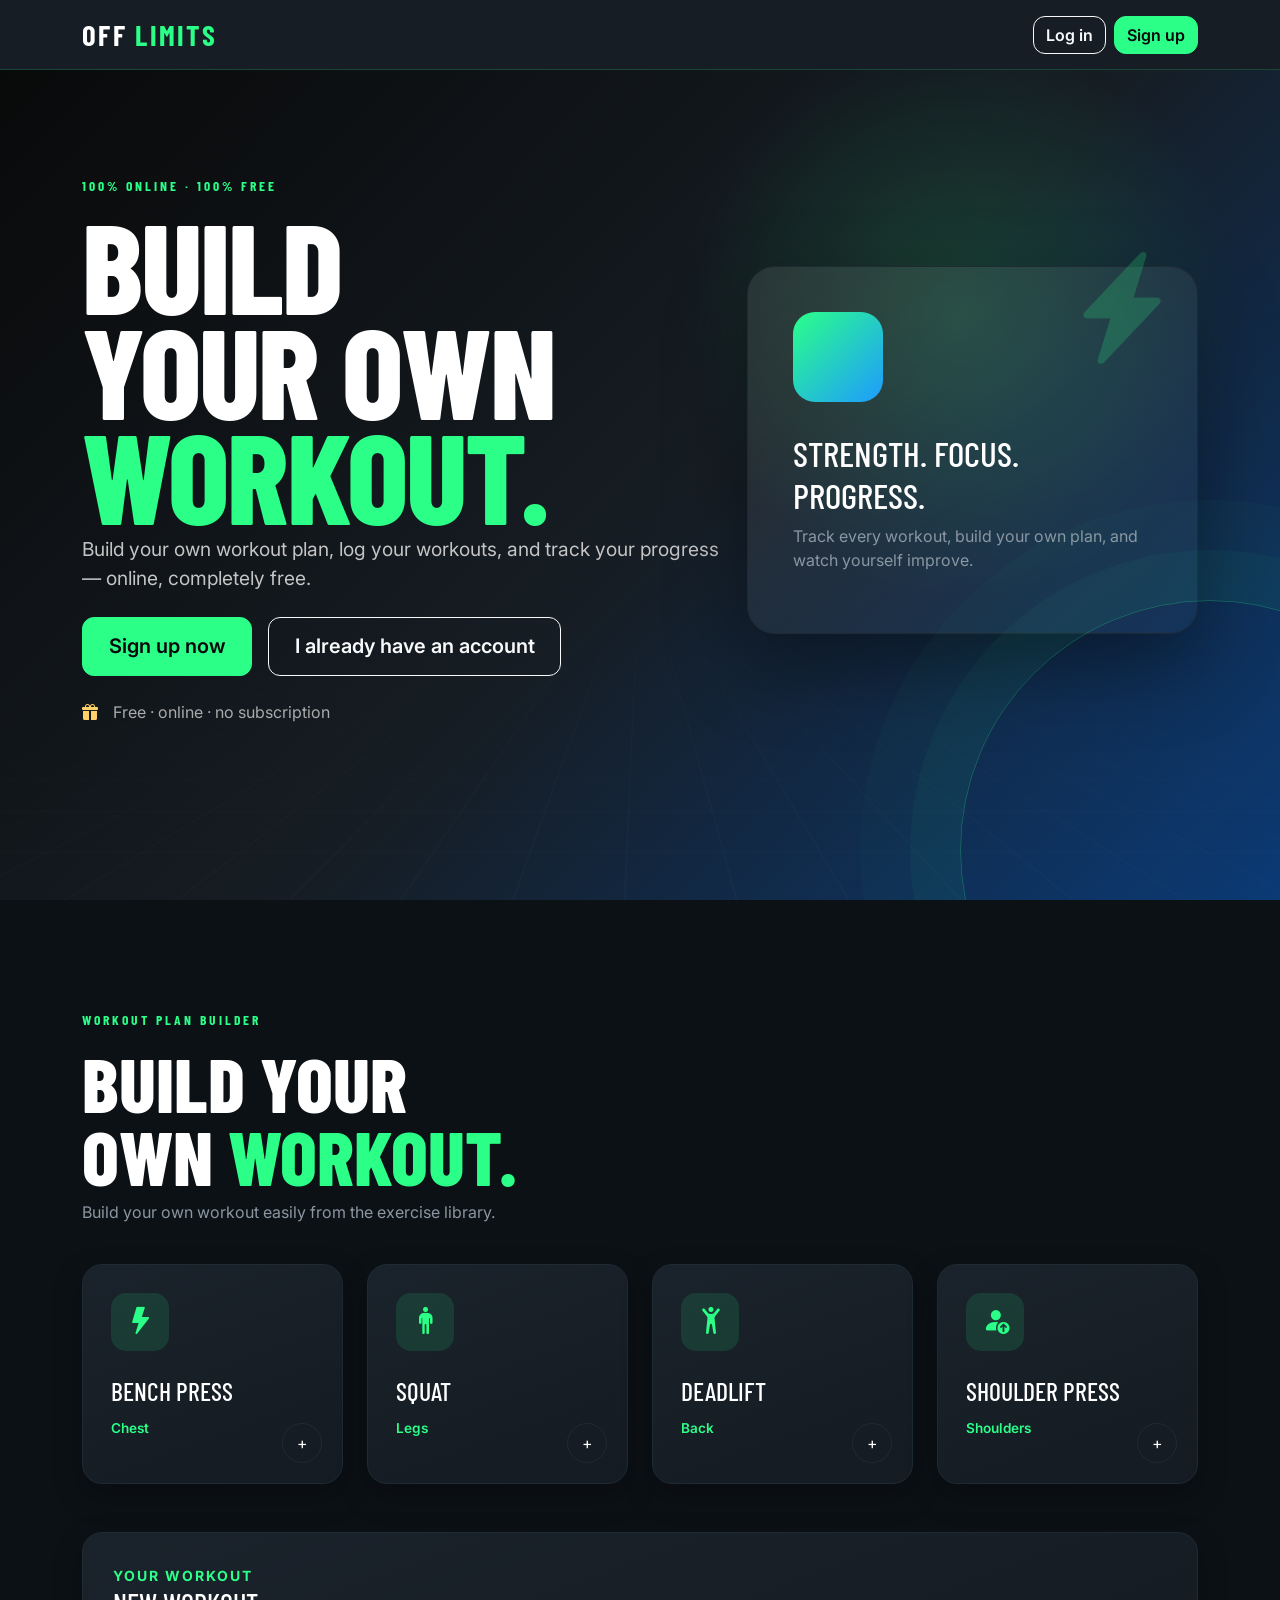
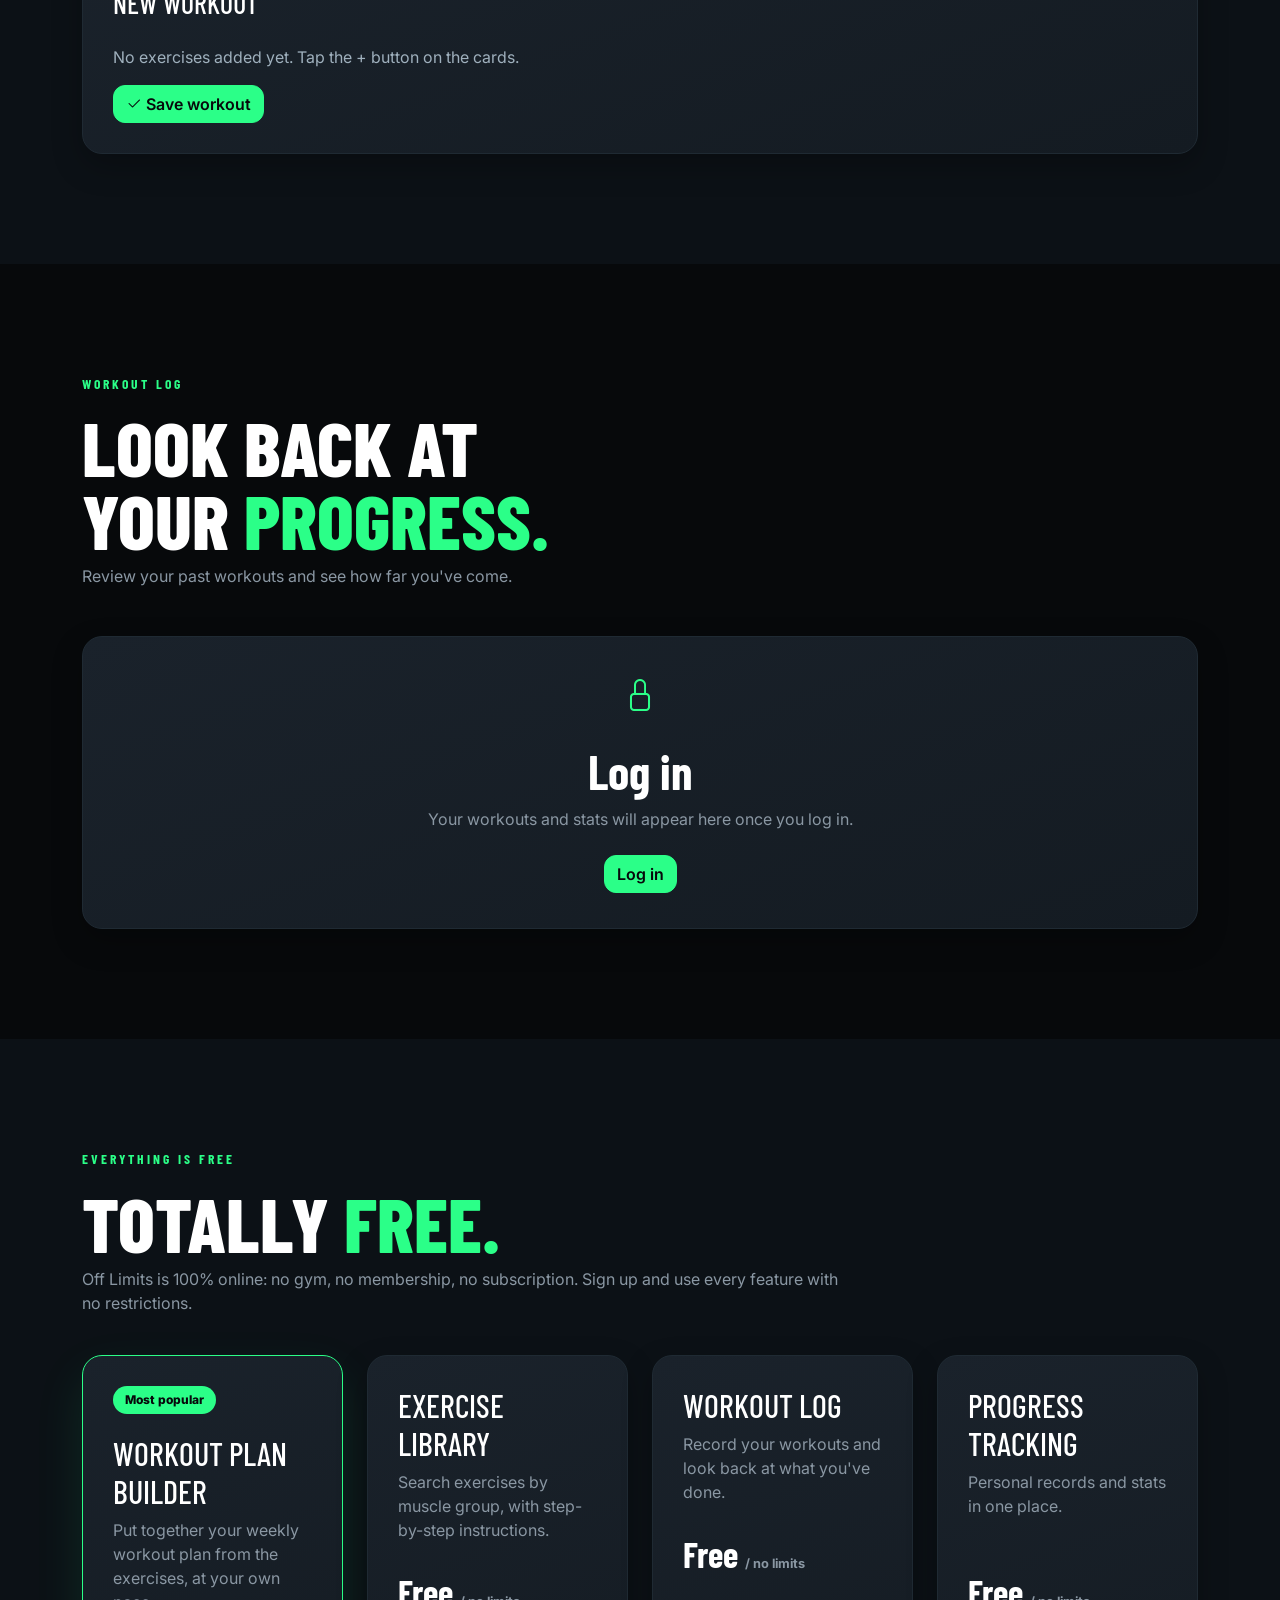
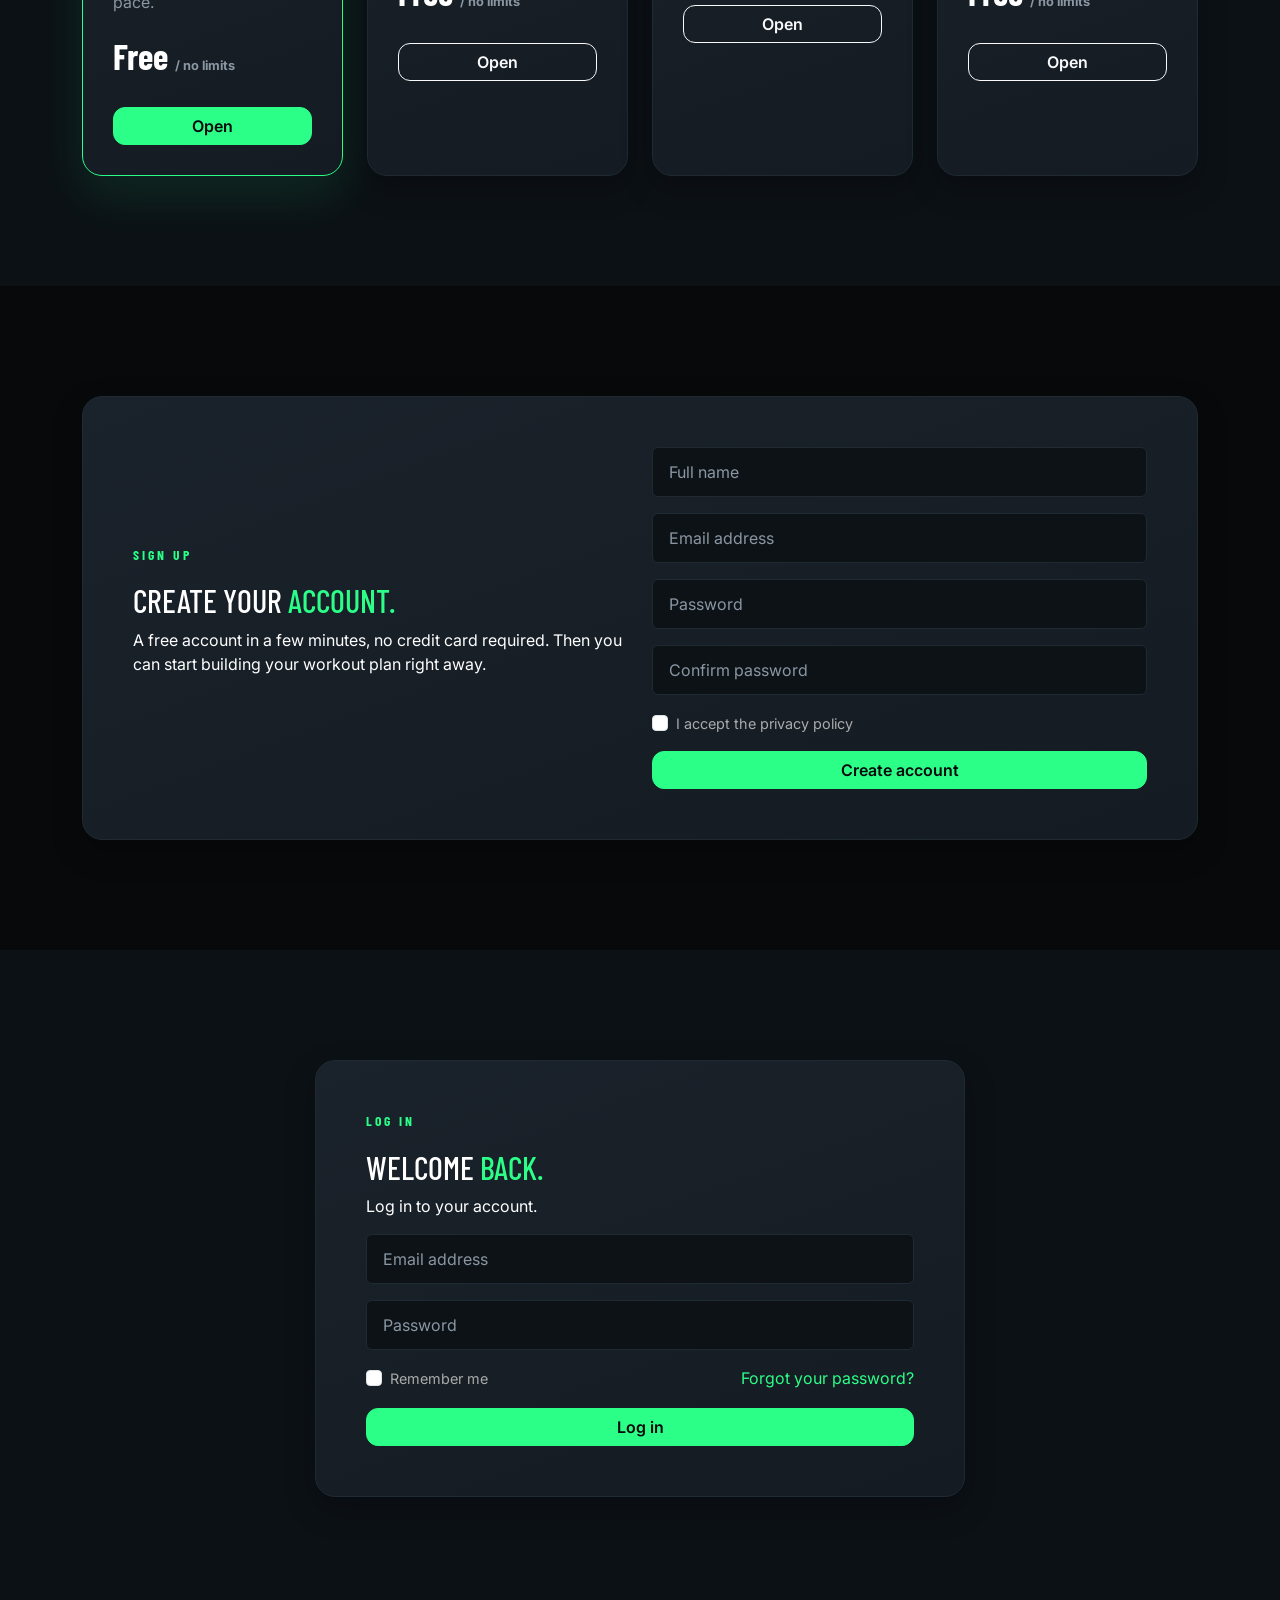
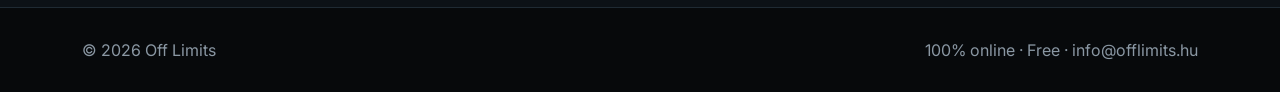
<file: index.html>
<!doctype html>
<html lang="en-US">
  <head>
    <meta charset="UTF-8" />
    <meta name="viewport" content="width=device-width, initial-scale=1.0" />
    <title>Off Limits — Home — Train and Progress</title>

    <link
      href="https://cdn.jsdelivr.net/npm/bootstrap@5.3.3/dist/css/bootstrap.min.css"
      rel="stylesheet"
    />
    <link
      rel="stylesheet"
      href="https://cdn.jsdelivr.net/npm/bootstrap-icons@1.11.3/font/bootstrap-icons.min.css"
    />
    <link rel="stylesheet" href="style.css" />
    <script src="auth.js" defer></script>
  </head>

  <body data-access="public">
    <div id="site-nav"></div>

    <header id="home" class="hero-section">
      <div class="hero-grid"></div>
      <div class="floating dumbbell">
        <i class="bi bi-lightning-charge-fill"></i>
      </div>

      <div class="container position-relative">
        <div class="row align-items-center min-vh-100 py-5">
          <div class="col-lg-7">
            <div class="reveal">
              <p class="eyebrow">100% ONLINE · 100% FREE</p>
              <h1>BUILD YOUR OWN <span>WORKOUT.</span></h1>
              <p class="hero-text">
                Build your own workout plan, log your workouts, and track your progress — online, completely free.
              </p>

              <div class="d-flex flex-wrap gap-3 mt-4">
                <a
                  href="#regisztracio"
                  class="btn btn-pulse btn-lg"
                  data-guest-only
                  >Sign up now</a
                >
                <a
                  href="#belepes"
                  class="btn btn-outline-light btn-lg"
                  data-guest-only
                  >I already have an account</a
                ><a
                  href="attekintes.html"
                  class="btn btn-pulse btn-lg"
                  data-user-only
                  >Go to my overview</a
                >
              </div>

              <div class="rating mt-4">
                <span class="stars"><i class="bi bi-gift-fill"></i></span
                ><span>Free · online · no subscription</span>
              </div>
            </div>
          </div>

          <div class="col-lg-5 mt-5 mt-lg-0">
            <div class="hero-card reveal delay-1">
              <div class="pulse-ring"></div>
              <div class="hero-card-icon"><i class="bi bi-barbell"></i></div>
              <h3>Strength. Focus. Progress.</h3>
              <p>
                Track every workout, build your own plan, and watch yourself improve.
              </p>
            </div>
          </div>
        </div>
      </div>
    </header>

    <section id="terv" class="section-dark" data-guest-only>
      <div class="container">
        <div class="section-heading reveal">
          <p class="eyebrow">WORKOUT PLAN BUILDER</p>
          <h2>Build your own <span>workout.</span></h2>
          <p>Build your own workout easily from the exercise library.</p>
        </div>

        <div class="row g-4 mt-2">
          <div class="col-md-6 col-lg-3">
            <div class="exercise-card reveal">
              <div class="exercise-icon">
                <i class="bi bi-lightning-fill"></i>
              </div>
              <h4>Bench Press</h4>
              <span>Chest</span>
              <button class="add-btn" onclick="addExercise(this)">+</button>
            </div>
          </div>

          <div class="col-md-6 col-lg-3">
            <div class="exercise-card reveal delay-1">
              <div class="exercise-icon">
                <i class="bi bi-person-standing"></i>
              </div>
              <h4>Squat</h4>
              <span>Legs</span>
              <button class="add-btn" onclick="addExercise(this)">+</button>
            </div>
          </div>

          <div class="col-md-6 col-lg-3">
            <div class="exercise-card reveal delay-2">
              <div class="exercise-icon">
                <i class="bi bi-person-arms-up"></i>
              </div>
              <h4>Deadlift</h4>
              <span>Back</span>
              <button class="add-btn" onclick="addExercise(this)">+</button>
            </div>
          </div>

          <div class="col-md-6 col-lg-3">
            <div class="exercise-card reveal delay-3">
              <div class="exercise-icon">
                <i class="bi bi-person-fill-up"></i>
              </div>
              <h4>Shoulder Press</h4>
              <span>Shoulders</span>
              <button class="add-btn" onclick="addExercise(this)">+</button>
            </div>
          </div>
        </div>

        <div class="workout-builder reveal mt-5">
          <div>
            <small>YOUR WORKOUT</small>
            <h3>New workout</h3>
          </div>
          <div class="workout-list" id="workoutList">
            <div class="workout-empty text-muted py-3">
              No exercises added yet. Tap the + button on the cards.
            </div>
          </div>
          <button class="btn btn-pulse" onclick="saveWorkout()">
            <i class="bi bi-check2"></i> Save workout
          </button>
        </div>
      </div>
    </section>

    <section id="elozmenyek" class="section-black" data-guest-only>
      <div class="container">
        <div class="section-heading reveal">
          <p class="eyebrow">WORKOUT LOG</p>
          <h2>Look back at your <span>progress.</span></h2>
          <p>Review your past workouts and see how far you've come.</p>
        </div>

        <div class="stat-card reveal mt-5">
          <i class="bi bi-lock"></i>
          <strong>Log in</strong>
          <span>Your workouts and stats will appear here once you log in.</span>
          <div class="mt-4">
            <a href="#belepes" class="btn btn-pulse">Log in</a>
          </div>
        </div>
      </div>
    </section>

    <section id="szolgaltatasok" class="section-dark">
      <div class="container">
        <div class="section-heading reveal">
          <p class="eyebrow">EVERYTHING IS FREE</p>
          <h2>Totally <span>free.</span></h2>
          <p>
            Off Limits is 100% online: no gym, no membership, no subscription. Sign up and use every feature with no restrictions.
          </p>
        </div>
        <div class="row g-4 mt-2">
          <div class="col-md-6 col-lg-3">
            <div class="price-card popular reveal delay-0">
              <div class="badge-pulse">Most popular</div>
              <h3>Workout Plan Builder</h3>
              <p>
                Put together your weekly workout plan from the exercises, at your own pace.
              </p>
              <strong>Free <small>/ no limits</small></strong
              ><a href="edzesterv.html" class="btn btn-pulse w-100 mt-4"
                >Open</a
              >
            </div>
          </div>
          <div class="col-md-6 col-lg-3">
            <div class="price-card reveal delay-1">
              <h3>Exercise Library</h3>
              <p>
                Search exercises by muscle group, with step-by-step instructions.
              </p>
              <strong>Free <small>/ no limits</small></strong
              ><a
                href="gyakorlattar.html"
                class="btn btn-outline-light w-100 mt-4"
                >Open</a
              >
            </div>
          </div>
          <div class="col-md-6 col-lg-3">
            <div class="price-card reveal delay-2">
              <h3>Workout Log</h3>
              <p>Record your workouts and look back at what you've done.</p>
              <strong>Free <small>/ no limits</small></strong
              ><a
                href="attekintes.html"
                class="btn btn-outline-light w-100 mt-4"
                >Open</a
              >
            </div>
          </div>
          <div class="col-md-6 col-lg-3">
            <div class="price-card reveal delay-3">
              <h3>Progress Tracking</h3>
              <p>Personal records and stats in one place.</p>
              <strong>Free <small>/ no limits</small></strong
              ><a
                href="attekintes.html"
                class="btn btn-outline-light w-100 mt-4"
                >Open</a
              >
            </div>
          </div>
        </div>
      </div>
    </section>

    <section id="regisztracio" class="section-black" data-guest-only>
      <div class="container">
        <div class="auth-box reveal">
          <div class="row align-items-center">
            <div class="col-lg-6">
              <p class="eyebrow">SIGN UP</p>
              <h2>Create your <span>account.</span></h2>
              <p>
                A free account in a few minutes, no credit card required. Then you can start building your workout plan right away.
              </p>
            </div>
            <div class="col-lg-6">
              <form onsubmit="Auth.onRegister(event)">
                <input
                  class="form-control mb-3"
                  type="text"
                  placeholder="Full name"
                  required
                />
                <input
                  class="form-control mb-3"
                  type="email"
                  placeholder="Email address"
                  required
                />
                <input
                  class="form-control mb-3"
                  type="password"
                  placeholder="Password"
                  required
                />
                <input
                  class="form-control mb-3"
                  type="password"
                  placeholder="Confirm password"
                  required
                />
                <div class="form-check mb-3">
                  <input
                    class="form-check-input"
                    type="checkbox"
                    id="accept"
                    required
                  />
                  <label class="form-check-label" for="accept"
                    >I accept the privacy policy</label
                  >
                </div>
                <button class="btn btn-pulse w-100" type="submit">
                  Create account
                </button>
              </form>
            </div>
          </div>
        </div>
      </div>
    </section>

    <section id="belepes" class="section-dark" data-guest-only>
      <div class="container">
        <div class="login-box reveal">
          <p class="eyebrow">LOG IN</p>
          <h2>Welcome <span>back.</span></h2>
          <p>Log in to your account.</p>
          <form onsubmit="Auth.onLogin(event)">
            <input
              class="form-control mb-3"
              type="email"
              placeholder="Email address"
              required
            />
            <input
              class="form-control mb-3"
              type="password"
              placeholder="Password"
              required
            />
            <div class="d-flex justify-content-between mb-3">
              <div class="form-check">
                <input class="form-check-input" type="checkbox" id="remember" />
                <label class="form-check-label" for="remember"
                  >Remember me</label
                >
              </div>
              <a
                href="#"
                class="pulse-link"
                onclick="
                  Auth.toast(
                    'To reset your password, email us at info@offlimits.hu',
                  );
                  return false;
                "
                >Forgot your password?</a
              >
            </div>
            <button class="btn btn-pulse w-100" type="submit">Log in</button>
          </form>
        </div>
      </div>
    </section>

    <footer class="footer">
      <div
        class="container d-flex flex-column flex-md-row justify-content-between gap-3"
      >
        <span>© 2026 Off Limits</span>
        <span>100% online · Free · info@offlimits.hu</span>
      </div>
    </footer>

    <div id="toast" class="toast-message">Saved!</div>

    <script src="https://cdn.jsdelivr.net/npm/bootstrap@5.3.3/dist/js/bootstrap.bundle.min.js"></script>
    <script>
      const observer = new IntersectionObserver(
        (entries) => {
          entries.forEach((entry) => {
            if (entry.isIntersecting) entry.target.classList.add("show");
          });
        },
        { threshold: 0.12 },
      );

      document
        .querySelectorAll(".reveal")
        .forEach((el) => observer.observe(el));

      function addExercise(button) {
        const card = button.closest(".exercise-card");
        const name = card.querySelector("h4").textContent;
        const muscle = card.querySelector("span").textContent;
        const list = document.getElementById("workoutList");
        const empty = list.querySelector(".workout-empty");
        if (empty) empty.remove();

        const item = document.createElement("div");
        item.className = "workout-item new-item";
        item.innerHTML = `${name} <span>${muscle}</span>`;
        list.appendChild(item);

        button.textContent = "✓";
        button.classList.add("added");
        setTimeout(() => {
          button.textContent = "+";
          button.classList.remove("added");
        }, 1000);
      }

      function showToast(message) {
        const toast = document.getElementById("toast");
        toast.textContent = message;
        toast.classList.add("visible");
        setTimeout(() => toast.classList.remove("visible"), 2200);
      }

      function saveWorkout() {
        Auth.me()
          ? showToast("Your workout has been saved!")
          : (Auth.toast("Please log in first to save your workout.", 1),
            (location.hash = "belepes"));
      }

      function registerUser(e) {
        e.preventDefault();
        showToast("Registration successful!");
      }

      function loginUser(e) {
        e.preventDefault();
        showToast("Logged in successfully!");
      }
    </script>
  </body>
</html>
</file>
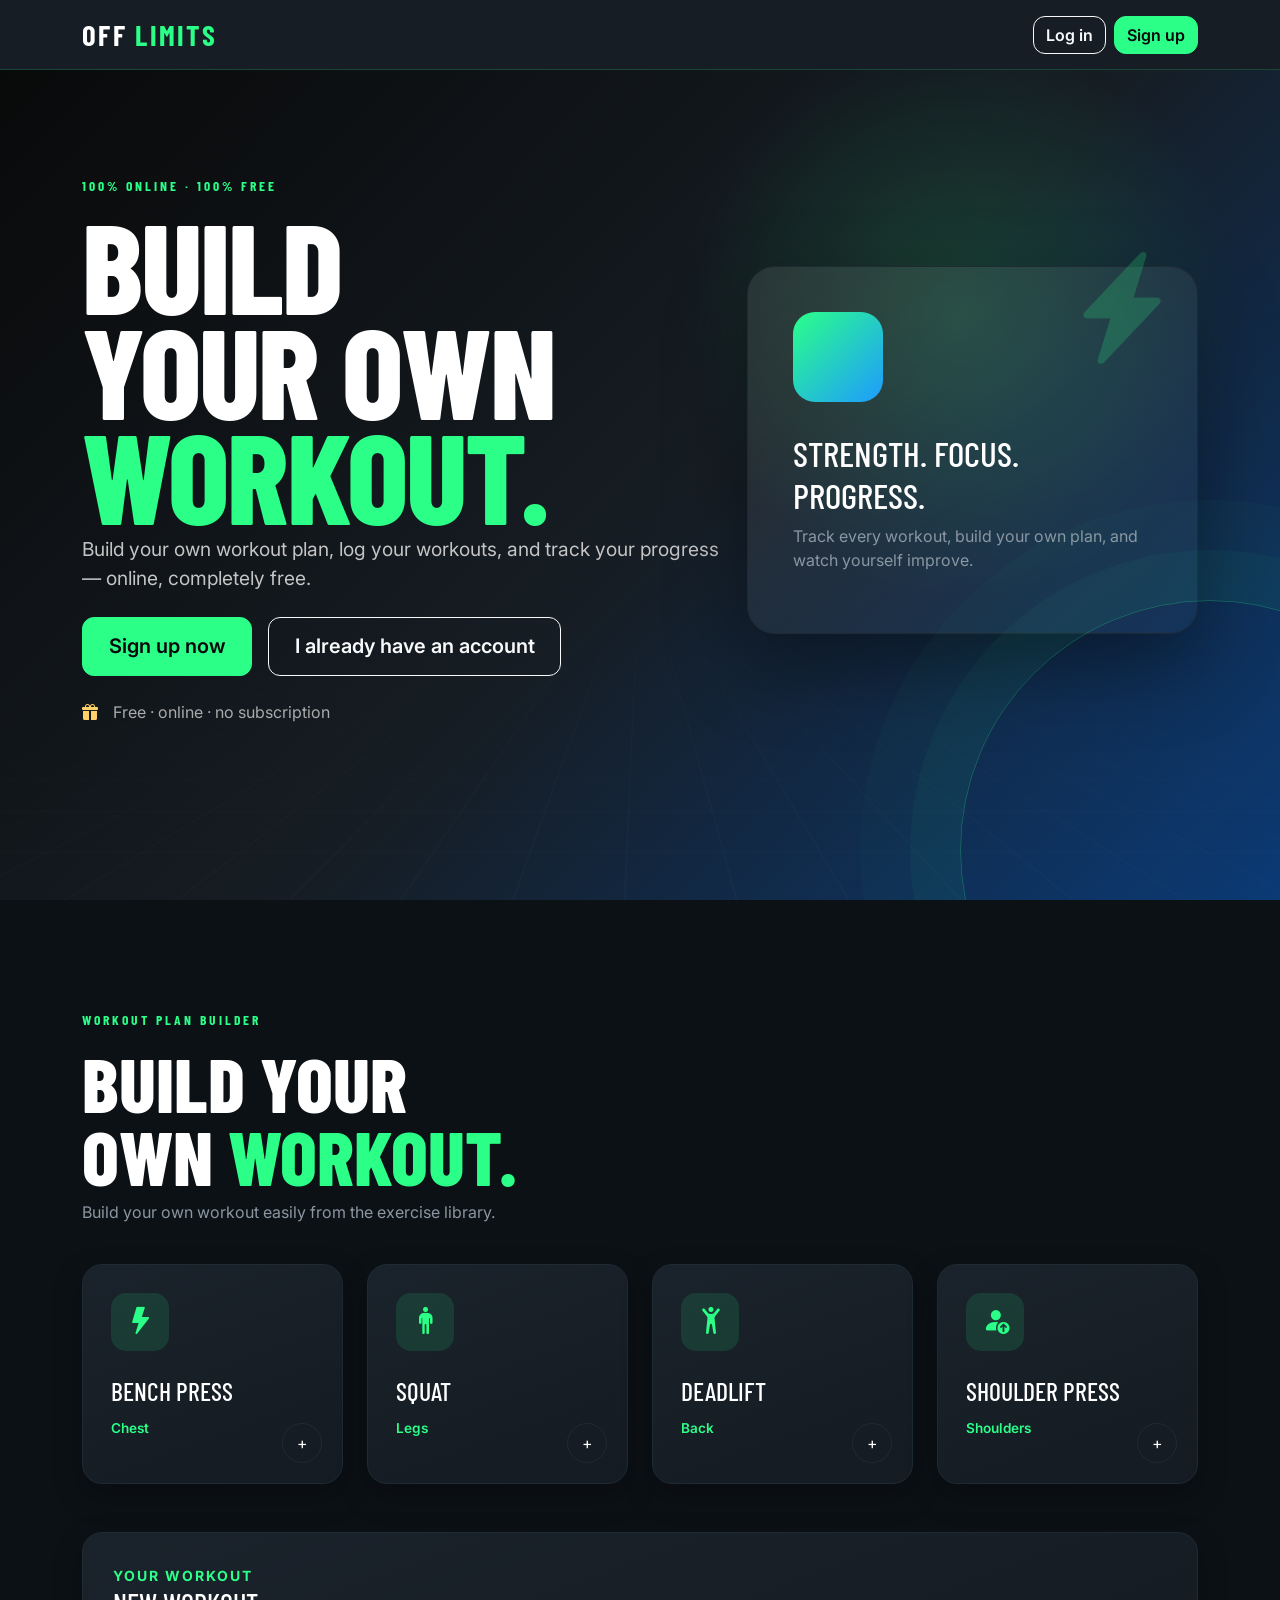
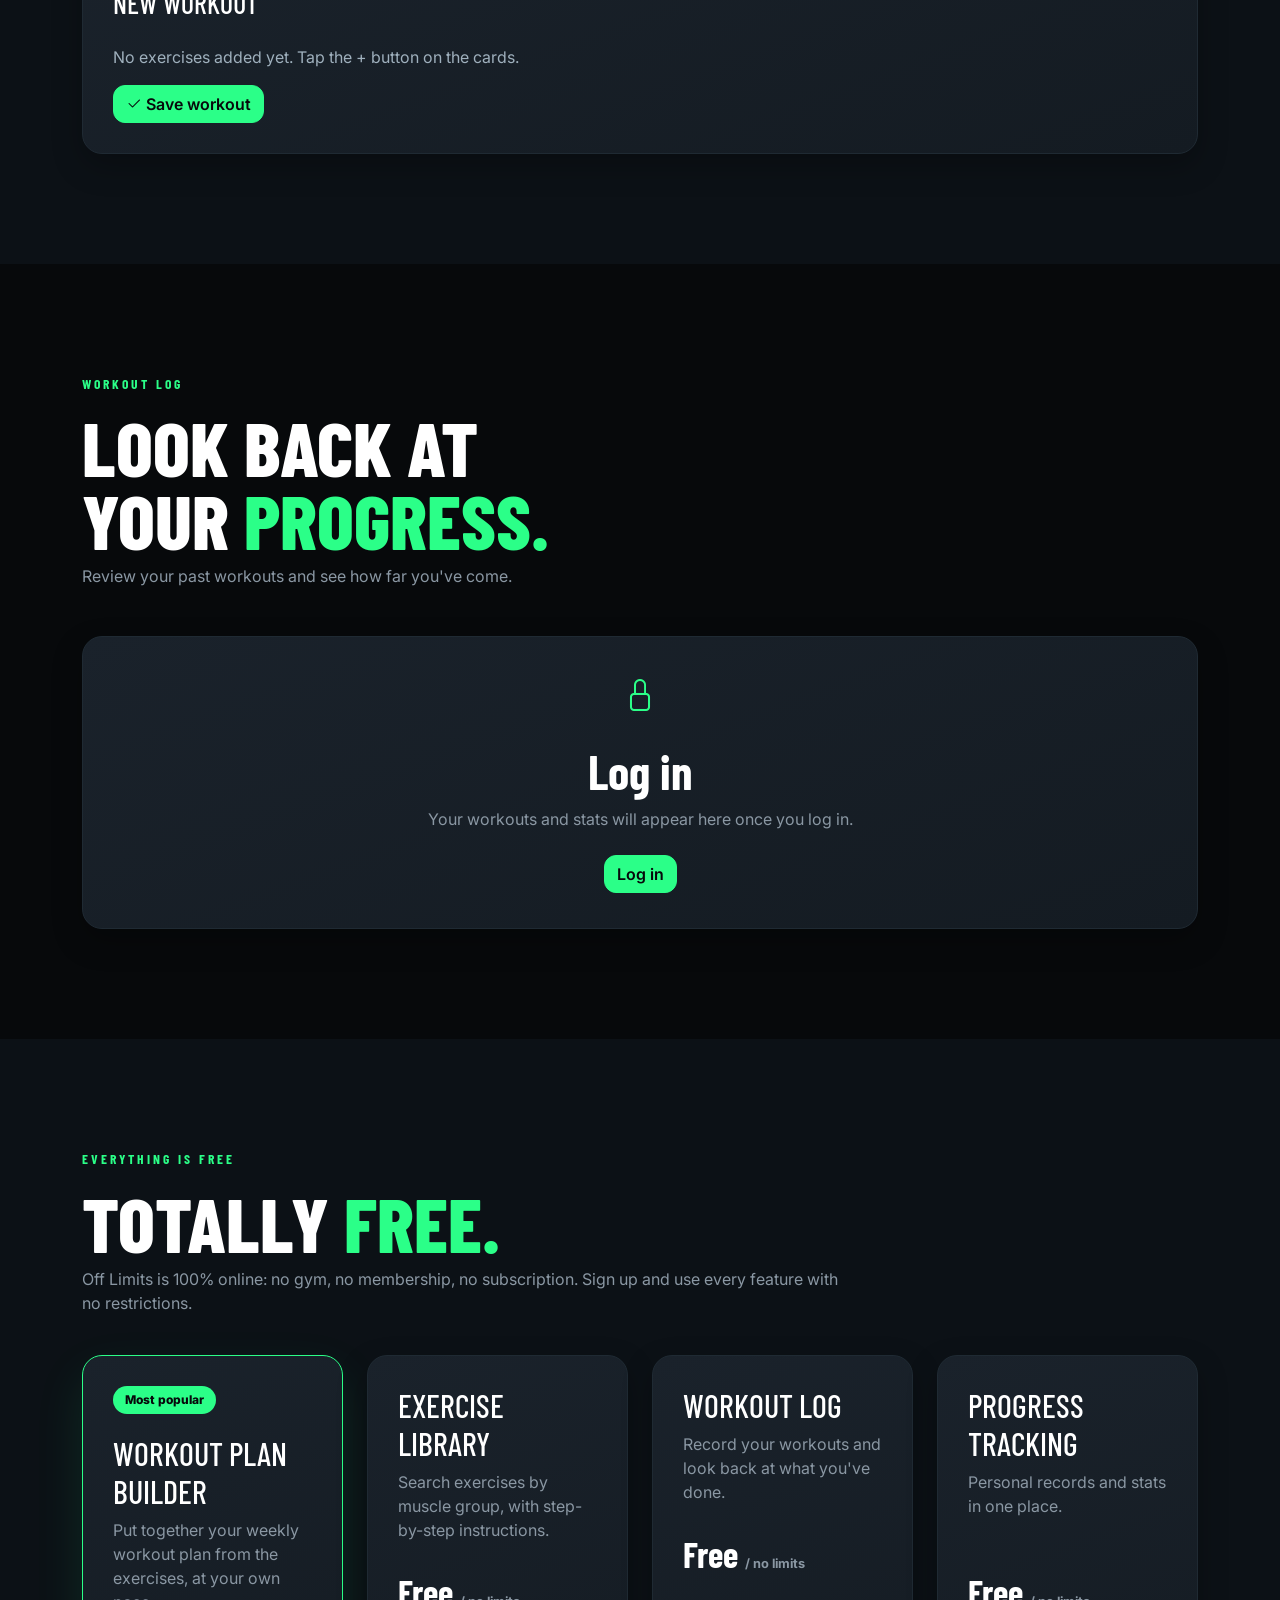
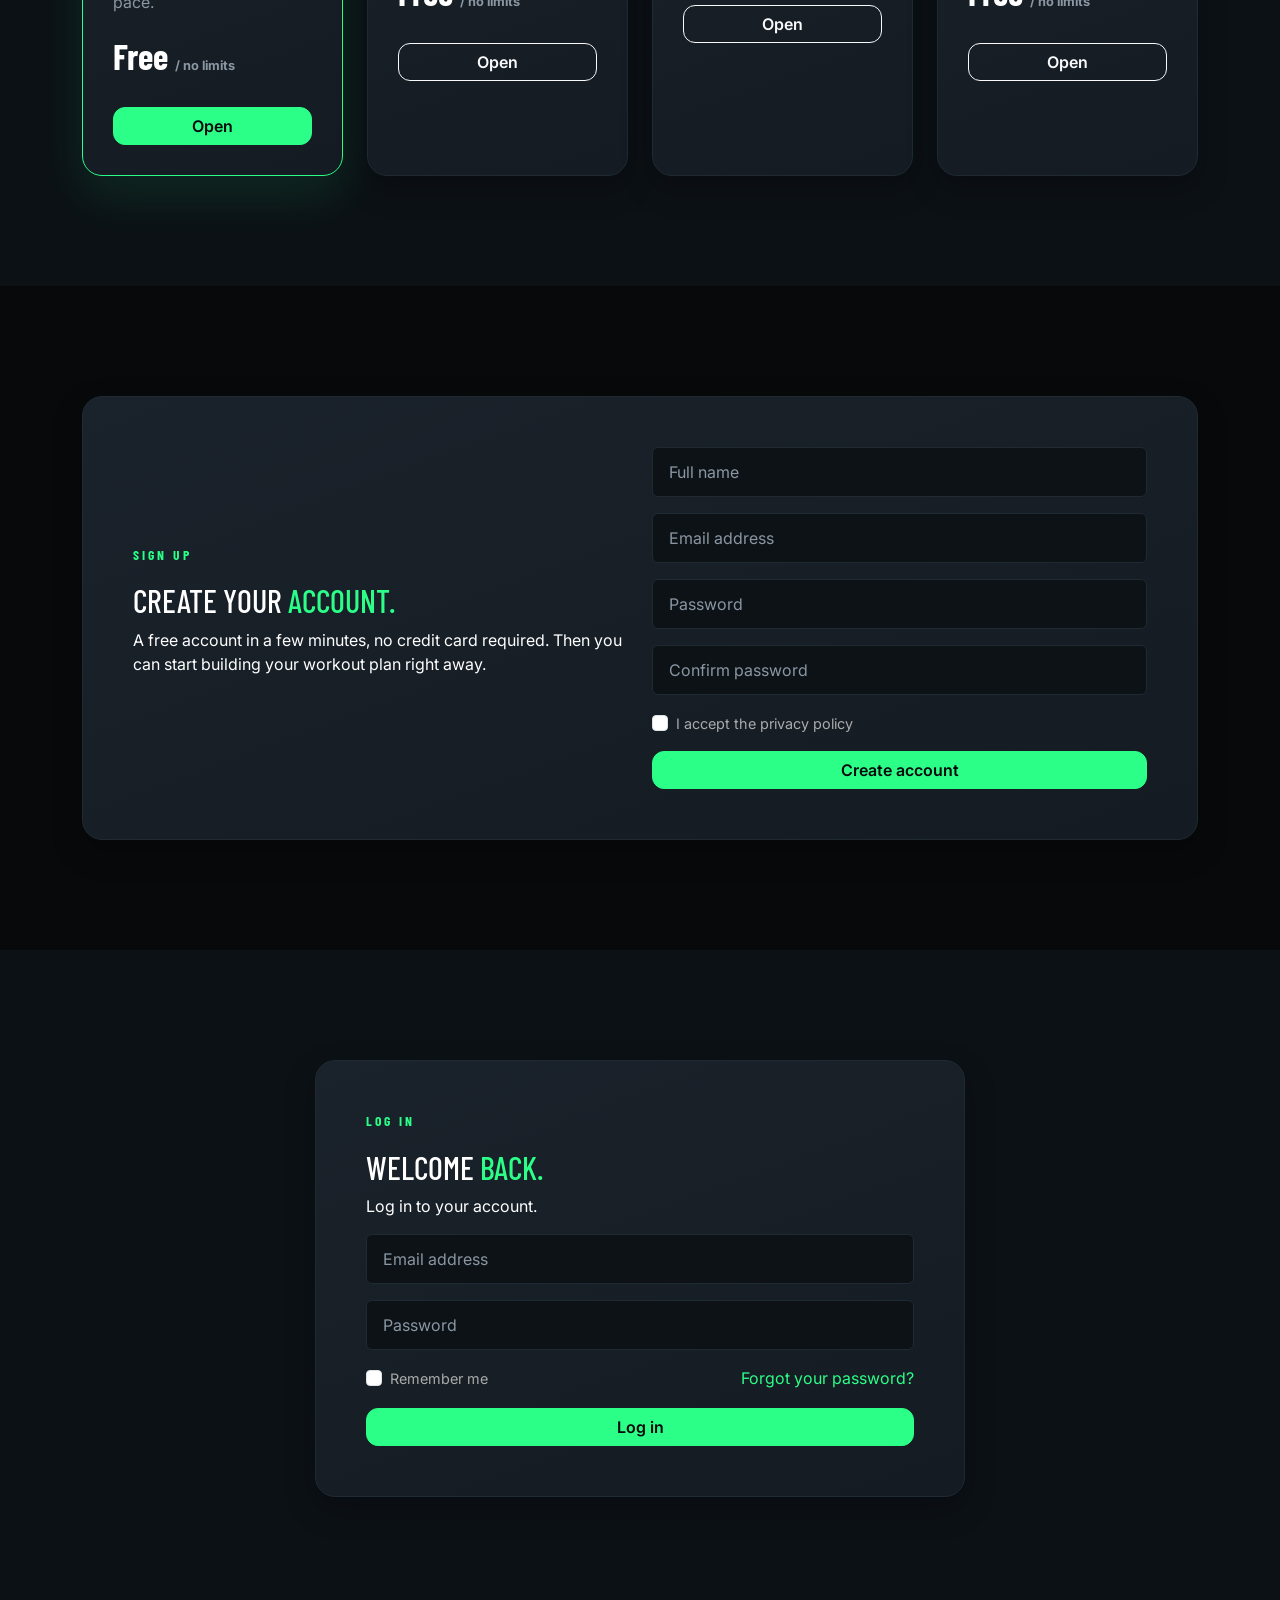
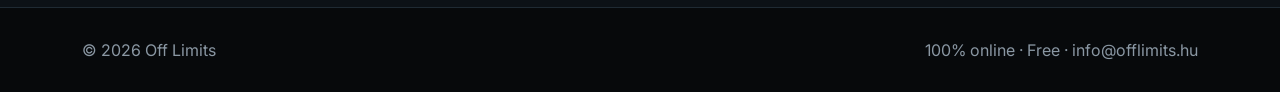
<file: admin.html>
<!doctype html>
<html lang="en-US">
  <head>
    <meta charset="UTF-8" />
    <meta name="viewport" content="width=device-width, initial-scale=1.0" />
    <title>Off Limits — Admin Panel: Users</title>
    <link
      href="https://cdn.jsdelivr.net/npm/bootstrap@5.3.3/dist/css/bootstrap.min.css"
      rel="stylesheet"
    />
    <link
      rel="stylesheet"
      href="https://cdn.jsdelivr.net/npm/bootstrap-icons@1.11.3/font/bootstrap-icons.min.css"
    />
    <link rel="stylesheet" href="style.css" />
    <script src="auth.js" defer></script>
  </head>
  <body data-access="admin">
    <div id="site-nav"></div>
    <header class="section-black pt-5 mt-5">
      <div class="container pt-4">
        <p class="eyebrow">ADMIN PANEL</p>
        <h1>USER <span>MANAGEMENT</span></h1>
        <p class="hero-text">
          Here you can see registered members and their profile details. Passwords are stored encrypted and nobody can view them.
        </p>
        <div class="row g-3 mt-2" id="stats"></div>
      </div>
    </header>
    <section class="section-dark">
      <div class="container">
        <div class="d-flex flex-column flex-md-row gap-3 mb-3">
          <input
            id="q"
            class="form-control"
            placeholder="Search by name or email…"
            aria-label="Search"
          /><select
            id="f"
            class="form-select w-auto"
            aria-label="Status filter"
          >
            <option value="">All statuses</option>
            <option value="1">Active</option>
            <option value="0">Disabled</option>
          </select>
        </div>
        <div class="table-wrap">
          <div class="table-responsive">
            <table class="table table-dark table-hover align-middle mb-0">
              <thead>
                <tr>
                  <th>User</th>
                  <th>Role</th>
                  <th>Registered</th>
                  <th>Last login</th>
                  <th>Status</th>
                  <th></th>
                </tr>
              </thead>
              <tbody id="rows"></tbody>
            </table>
          </div>
        </div>
        <p class="small text-muted mt-3">
          <i class="bi bi-shield-lock text-pulse"></i> Password: encrypted (SHA-256 + unique salt) — never shown in the admin panel.
        </p>
      </div>
    </section>
    <section class="section-black" style="padding: 60px 0">
      <div class="container">
        <h2 class="mb-3">Incoming <span>messages</span></h2>
        <div id="msgs"></div>
      </div>
    </section>
    <div class="modal fade" id="userModal" tabindex="-1" aria-hidden="true">
      <div class="modal-dialog modal-dialog-centered">
        <div class="modal-content bg-dark text-light border-secondary">
          <div class="modal-header border-secondary">
            <h5 class="modal-title">User details</h5>
            <button
              class="btn-close btn-close-white"
              data-bs-dismiss="modal"
              aria-label="Close"
            ></button>
          </div>
          <div class="modal-body" id="mBody"></div>
        </div>
      </div>
    </div>
    <footer class="footer">
      <div class="container">
        <span>© 2026 Off Limits · Admin Panel</span>
      </div>
    </footer>
    <script src="https://cdn.jsdelivr.net/npm/bootstrap@5.3.3/dist/js/bootstrap.bundle.min.js"></script>
    <script>
      const $ = (s) => document.querySelector(s),
        d = (s) =>
          s
            ? new Date(s).toLocaleString("en-US", {
                dateStyle: "medium",
                timeStyle: "short",
              })
            : "—",
        E = (s) => Auth.esc(s);
      function draw() {
        const all = Auth.users(),
          q = $("#q").value.toLowerCase(),
          f = $("#f").value;
        $("#stats").innerHTML = [
          ["Total accounts", all.length, "bi-people"],
          ["Active", all.filter((u) => u.active).length, "bi-check-circle"],
          ["Disabled", all.filter((u) => !u.active).length, "bi-slash-circle"],
        ]
          .map(
            ([t, n, i]) =>
              `<div class="col-md-4"><div class="stat-card"><i class="bi ${i}"></i><strong>${n}</strong><span>${t}</span></div></div>`,
          )
          .join("");
        $("#rows").innerHTML =
          all
            .filter(
              (u) =>
                (u.name + u.email).toLowerCase().includes(q) &&
                (f === "" || String(+u.active) === f),
            )
            .map(
              (u) =>
                `<tr><td><strong>${E(u.name)}</strong><br><small class="text-muted">${E(u.email)}</small></td><td><span class="badge ${u.role === "admin" ? "bg-info text-dark" : "bg-secondary"}">${u.role === "admin" ? "Admin" : "Member"}</span></td><td>${d(u.created)}</td><td>${d(u.lastLogin)}</td><td><span class="badge ${u.active ? "bg-success" : "bg-danger"}">${u.active ? "Active" : "Disabled"}</span></td><td class="text-end text-nowrap"><button class="btn btn-sm btn-outline-light" data-a="v" data-id="${u.id}">Details</button> ${u.role === "admin" ? "" : `<button class="btn btn-sm btn-outline-light" data-a="t" data-id="${u.id}">${u.active ? "Disable" : "Enable"}</button> <button class="btn btn-sm btn-outline-danger" data-a="x" data-id="${u.id}">Delete</button>`}</td></tr>`,
            )
            .join("") ||
          '<tr><td colspan="6" class="text-center text-muted py-4">No results.</td></tr>';
      }
      $("#q").oninput = $("#f").onchange = draw;
      $("#rows").onclick = (e) => {
        const b = e.target.closest("button");
        if (!b) return;
        const u = Auth.users().find((x) => x.id === b.dataset.id);
        if (!u) return;
        if (b.dataset.a === "v") {
          $("#mBody").innerHTML = `<dl class="row mb-0">${[
            ["Name", E(u.name)],
            ["Email", E(u.email)],
            ["Role", u.role === "admin" ? "Admin" : "Member"],
            ["Goal", E(u.goal)],
            ["Training level", E(u.level)],
            ["Registered", d(u.created)],
            ["Last login", d(u.lastLogin)],
            [
              "Workouts completed",
              (
                JSON.parse(localStorage.getItem("ol_data_" + u.id) || "{}")
                  .log || []
              ).length,
            ],
            [
              "Password",
              '<i class="bi bi-lock-fill text-pulse"></i> encrypted, not viewable',
            ],
          ]
            .map(
              ([k, v]) =>
                `<dt class="col-5 text-muted fw-normal">${k}</dt><dd class="col-7">${v}</dd>`,
            )
            .join("")}</dl>`;
          new bootstrap.Modal("#userModal").show();
        }
        if (b.dataset.a === "t") {
          Auth.setActive(u.id, !u.active);
          Auth.toast(u.active ? "Account disabled." : "Account enabled.");
          draw();
        }
        if (
          b.dataset.a === "x" &&
          confirm("Are you sure you want to delete this user:  " + u.name + "?")
        ) {
          Auth.remove(u.id);
          Auth.toast("User deleted.");
          draw();
        }
      };
      function drawMsgs() {
        $("#msgs").innerHTML =
          Auth.messages()
            .map(
              (x) =>
                `<div class="plan-panel mb-3 ${x.read ? "" : "border-success"}"><div class="d-flex justify-content-between flex-wrap gap-2"><div><strong>${E(x.subject)}</strong> ${x.read ? "" : '<span class="badge bg-success">New</span>'}<br><small class="text-muted">${E(x.name)} · ${E(x.email)} · ${d(x.date)}</small></div><div class="text-nowrap"><button class="btn btn-sm btn-outline-light" data-a="r" data-id="${x.id}">${x.read ? "Mark unread" : "Mark read"}</button> <button class="btn btn-sm btn-outline-danger" data-a="m" data-id="${x.id}">Delete</button></div></div><p class="mt-3 mb-0" style="white-space:pre-wrap">${E(x.text)}</p></div>`,
            )
            .join("") || '<p class="text-muted">No messages yet.</p>';
      }
      $("#msgs").onclick = (e) => {
        const b = e.target.closest("button");
        if (!b) return;
        const x = Auth.messages().find((y) => y.id === b.dataset.id);
        if (!x) return;
        b.dataset.a === "r" ? Auth.setRead(x.id, !x.read) : Auth.delMsg(x.id);
        drawMsgs();
      };
      addEventListener("load", () => {
        draw();
        drawMsgs();
      });
    </script>
  </body>
</html>
</file>
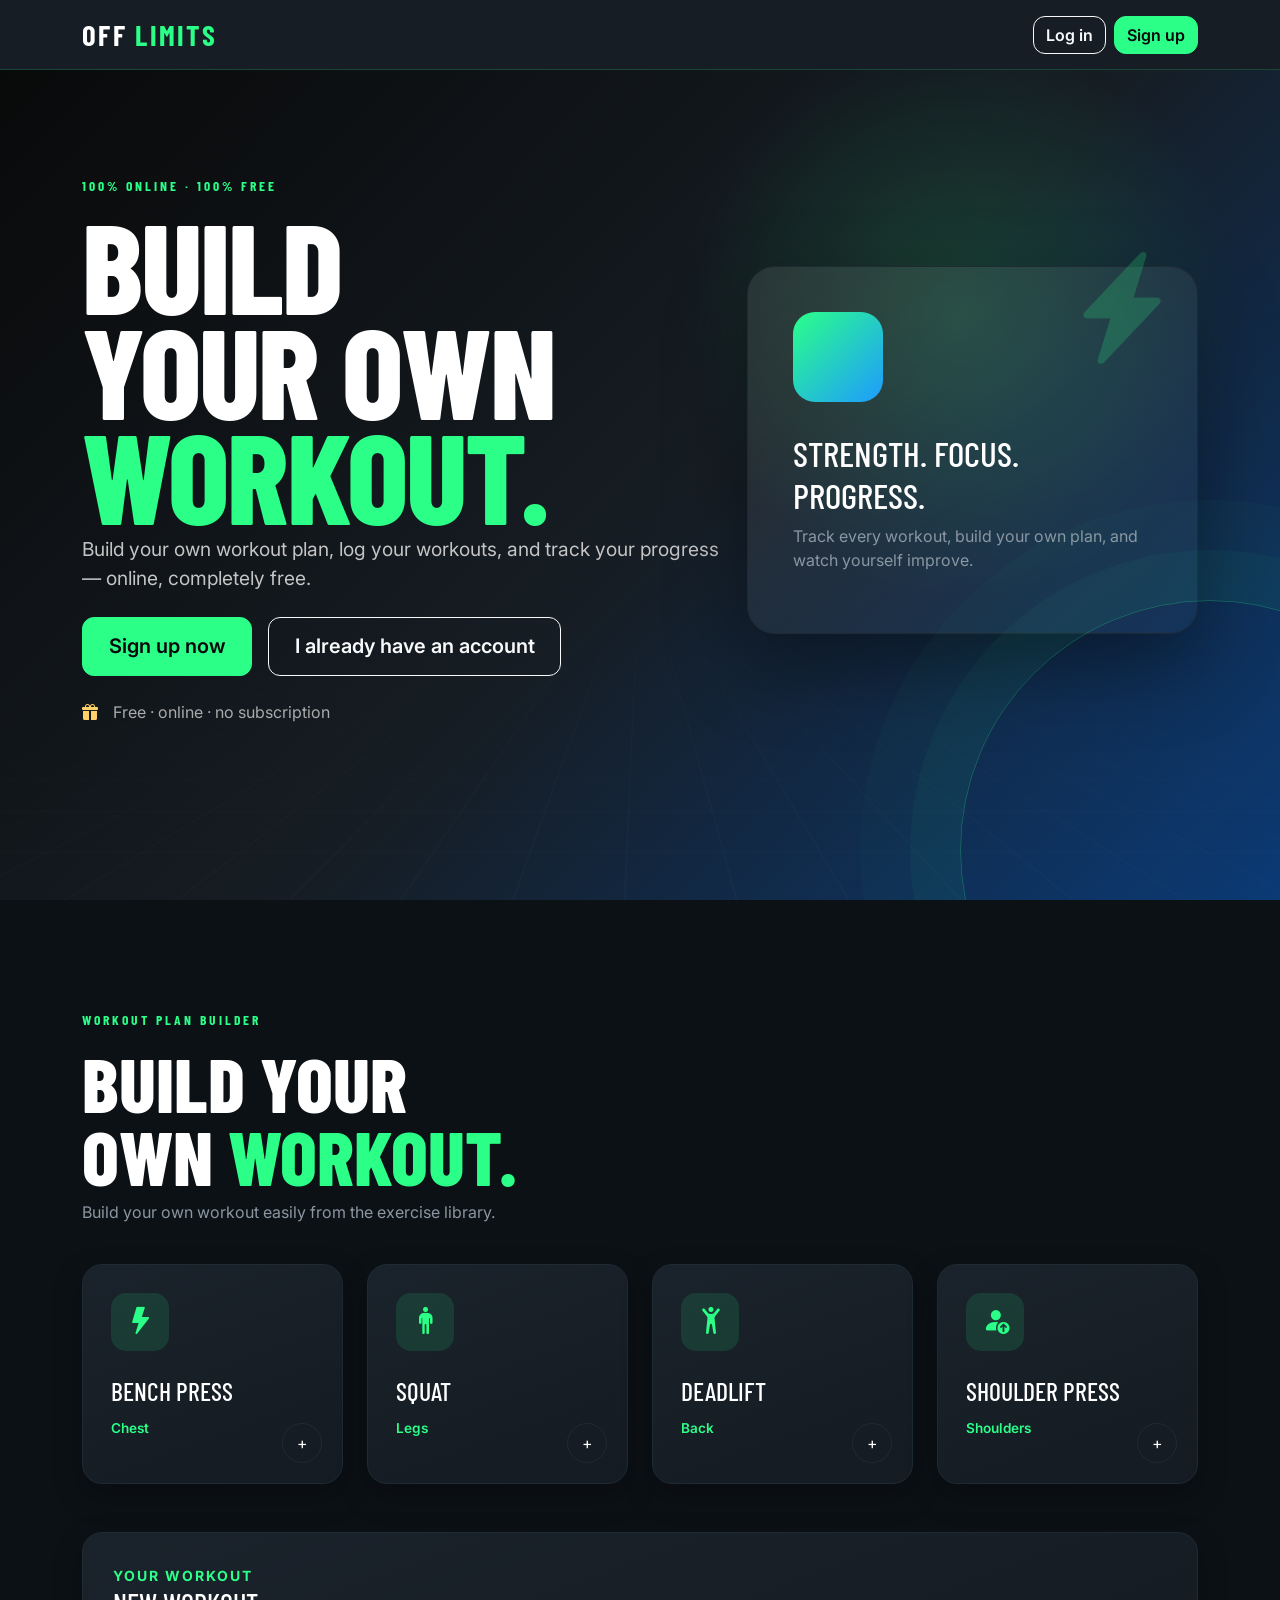
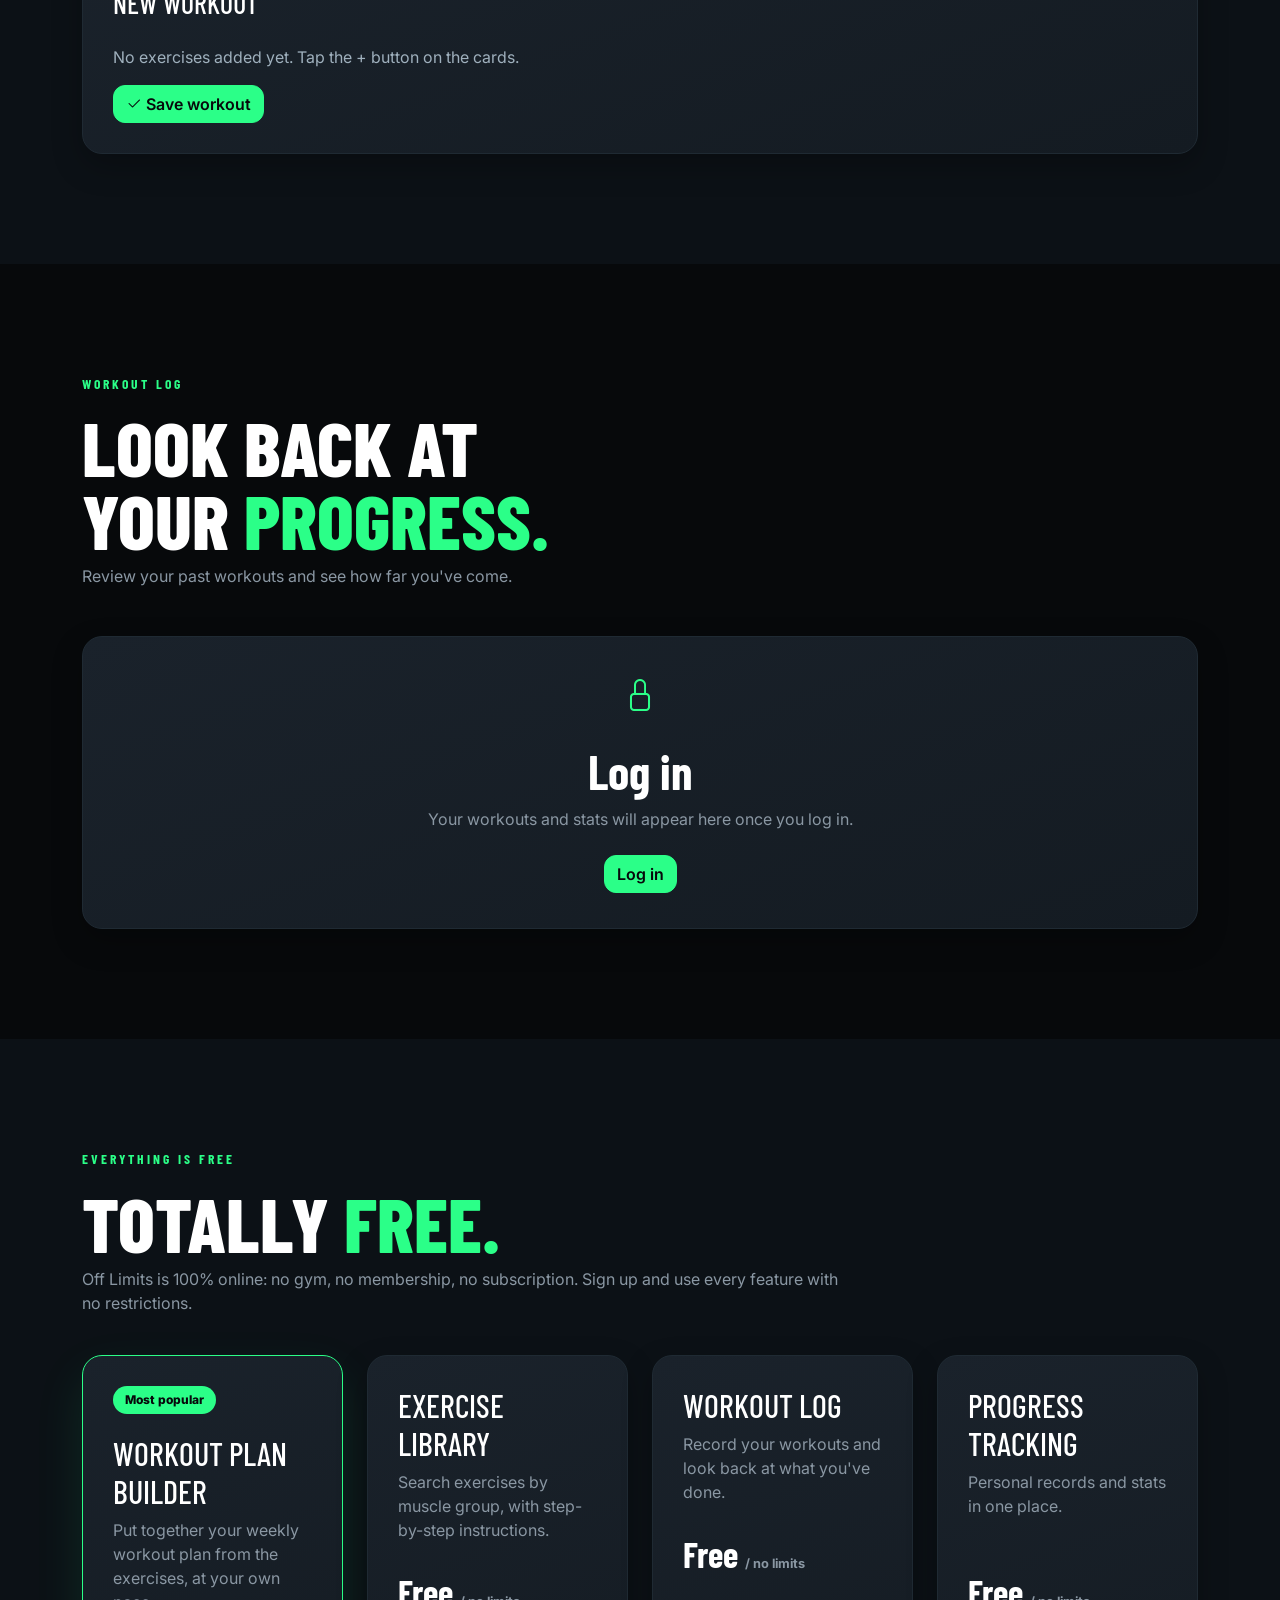
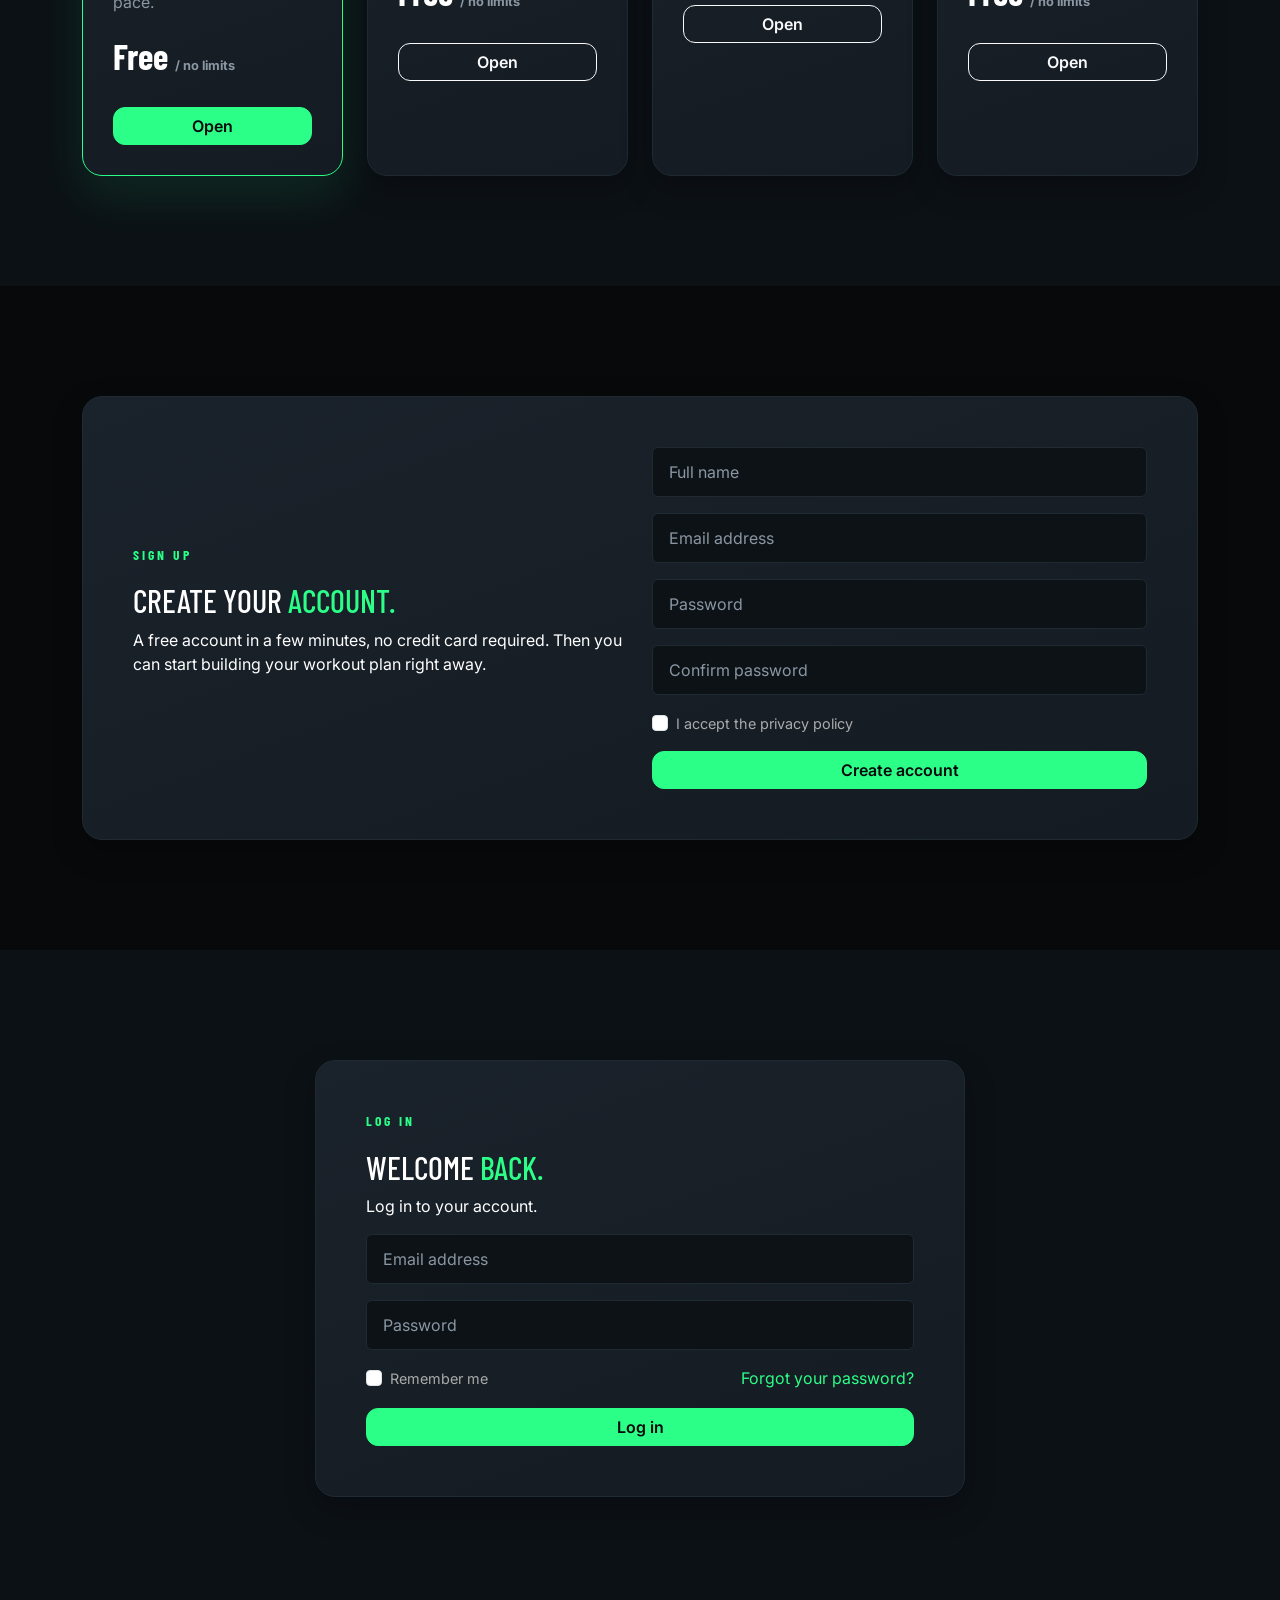
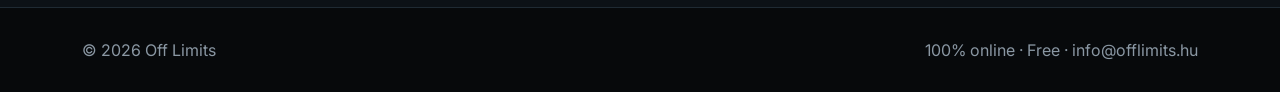
<file: attekintes.html>
<!doctype html>
<html lang="en-US">
  <head>
    <meta charset="UTF-8" />
    <meta name="viewport" content="width=device-width, initial-scale=1.0" />
    <title>Off Limits — My Overview</title>
    <link
      href="https://cdn.jsdelivr.net/npm/bootstrap@5.3.3/dist/css/bootstrap.min.css"
      rel="stylesheet"
    />
    <link
      rel="stylesheet"
      href="https://cdn.jsdelivr.net/npm/bootstrap-icons@1.11.3/font/bootstrap-icons.min.css"
    />
    <link rel="stylesheet" href="style.css" />
    <script src="auth.js" defer></script>
    <script src="data.js" defer></script>
  </head>
  <body data-access="user">
    <div id="site-nav"></div>
    <header class="section-black pt-5 mt-5">
      <div class="container pt-4">
        <div
          class="d-flex flex-column flex-md-row justify-content-between align-items-md-center gap-3 mb-5"
        >
          <div>
            <p class="eyebrow mb-1">PERSONAL OVERVIEW</p>
            <h1 class="display-4 fw-bold mb-0">
              Hi, <span data-bind="firstEx"></span> 👋
            </h1>
            <p class="hero-text mb-0" id="hello"></p>
          </div>
          <a href="edzesterv.html" class="btn btn-pulse btn-lg"
            ><i class="bi bi-calendar-week me-1"></i> My weekly plan</a
          >
        </div>
        <div class="row g-4" id="stats"></div>
      </div>
    </header>
    <section class="section-dark">
      <div class="container">
        <div class="row g-4">
          <div class="col-lg-7">
            <div class="workout-builder h-100">
              <small>PERSONAL RECORDS</small>
              <h3>Heaviest lifts</h3>
              <div id="prs" class="mt-3"></div>
            </div>
          </div>
          <div class="col-lg-5">
            <div class="price-card popular h-100">
              <div class="badge-pulse">WEEKLY PROGRESS</div>
              <h3 id="wk"></h3>
              <div class="progress mb-3">
                <div class="progress-bar" id="wkBar" style="width: 0"></div>
              </div>
              <p id="wkTxt" style="min-height: 0"></p>
              <a href="edzesterv.html" class="btn btn-outline-light w-100"
                >Open workout plan</a
              >
              <p class="small text-muted mt-3 mb-0">
                <i class="bi bi-gift text-pulse me-1"></i> Free membership: every feature is available with no limits.
              </p>
            </div>
          </div>
        </div>
        <div class="mt-5">
          <div
            class="d-flex justify-content-between align-items-center mb-3 flex-wrap gap-2"
          >
            <div>
              <p class="eyebrow mb-0">WORKOUT LOG</p>
              <h3 class="mb-0">Your recent <span>workouts</span></h3>
            </div>
            <div class="d-flex gap-2">
              <button id="demoBtn" class="btn btn-sm btn-outline-light d-none">
                Load sample data</button
              ><button id="csvBtn" class="btn btn-sm btn-outline-light">
                <i class="bi bi-download me-1"></i> Export (CSV)
              </button>
            </div>
          </div>
          <div class="table-wrap">
            <div class="table-responsive">
              <table class="table table-dark align-middle mb-0">
                <thead>
                  <tr>
                    <th>Date</th>
                    <th>Workout</th>
                    <th>Exercises</th>
                    <th>Total weight</th>
                    <th>Duration</th>
                    <th></th>
                  </tr>
                </thead>
                <tbody id="logRows"></tbody>
              </table>
            </div>
          </div>
        </div>
      </div>
    </section>
    <footer class="footer">
      <div
        class="container d-flex flex-column flex-md-row justify-content-between gap-3"
      >
        <span>© 2026 Off Limits</span
        ><span>100% online · Free · info@offlimits.hu</span>
      </div>
    </footer>
    <div id="toast" class="toast-message"></div>
    <script src="https://cdn.jsdelivr.net/npm/bootstrap@5.3.3/dist/js/bootstrap.bundle.min.js"></script>
    <script>
      const $ = (s) => document.querySelector(s),
        E = (s) => Auth.esc(s),
        n = (x) => Math.round(x).toLocaleString("en-US");
      function draw() {
        const s = Data.stats(),
          d = Data.get(),
          w = Data.week();
        $("#hello").textContent = s.streak
          ? `You've worked out ${s.streak} day${s.streak === 1 ? "" : "s"} in a row. Keep it up!`
          : s.total
            ? "You haven't worked out today. Get started now!"
            : "You have no workouts yet. Build your first plan!";
        $("#stats").innerHTML = [
          ["bi-fire", s.streak + (s.streak === 1 ? " day" : " days"), "Current streak"],
          ["bi-activity", s.total, "Total workouts"],
          ["bi-box-seam", n(s.weekVol) + " kg", "Weight moved this week"],
          [
            "bi-clock-history",
            Math.floor(s.minutes / 60) + " h " + (s.minutes % 60) + " min",
            "Total workout time",
          ],
        ]
          .map(
            ([i, v, t]) =>
              `<div class="col-md-6 col-lg-3"><div class="stat-card"><i class="bi ${i}"></i><strong>${v}</strong><span>${t}</span></div></div>`,
          )
          .join("");
        const pr = Object.entries(d.pr)
            .sort((a, b) => b[1] - a[1])
            .slice(0, 5),
          mx = pr[0] ? pr[0][1] : 1;
        $("#prs").innerHTML = pr.length
          ? pr
              .map(
                ([k, v]) =>
                  `<div class="d-flex justify-content-between mb-1"><span class="fw-bold">${E(k)}</span><strong>${v} kg</strong></div><div class="progress mb-4"><div class="progress-bar" style="width:${(v / mx) * 100}%"></div></div>`,
              )
              .join("")
          : '<p class="text-muted">Your records will show up here once you finish your first workout.</p>';
        const t = Math.max(w.planned.length, w.done),
          p = t ? Math.round((w.done / t) * 100) : 0;
        $("#wk").textContent = p + "% done";
        $("#wkBar").style.width = p + "%";
        $("#wkTxt").textContent = t
          ? `${w.done} of ${t} planned workouts completed this week.`
          : "You have no workouts planned for this week yet.";
        $("#demoBtn").classList.toggle("d-none", d.log.length > 0);
        $("#logRows").innerHTML =
          d.log
            .slice(0, 10)
            .map(
              (l) =>
                `<tr><td>${new Date(l.date).toLocaleDateString("en-US")}</td><td><strong>${E(l.name)}</strong></td><td>${l.count} exercise${l.count === 1 ? "" : "s"}</td><td>${n(l.volume)} kg</td><td>${l.minutes} min</td><td><button class="details-btn" data-id="${l.id}" aria-label="Delete workout"><i class="bi bi-trash"></i></button></td></tr>`,
            )
            .join("") ||
          '<tr><td colspan="6" class="text-center text-muted py-4">No workouts logged yet.</td></tr>';
      }
      $("#logRows").onclick = (e) => {
        const b = e.target.closest("button");
        if (b && confirm("Are you sure you want to delete this workout from your log?")) {
          Data.delLog(b.dataset.id);
          draw();
        }
      };
      $("#demoBtn").onclick = () => {
        Data.seedDemo();
        draw();
        Auth.toast("Sample data loaded.");
      };
      $("#csvBtn").onclick = () => {
        if (!Data.get().log.length)
          return Auth.toast("Nothing to export; your log is empty.", 1);
        const a = document.createElement("a");
        a.href = URL.createObjectURL(
          new Blob([Data.csv()], { type: "text/csv;charset=utf-8" }),
        );
        a.download = "off-limits-workout-log.csv";
        a.click();
      };
      addEventListener("authready", draw);
    </script>
  </body>
</html>
</file>
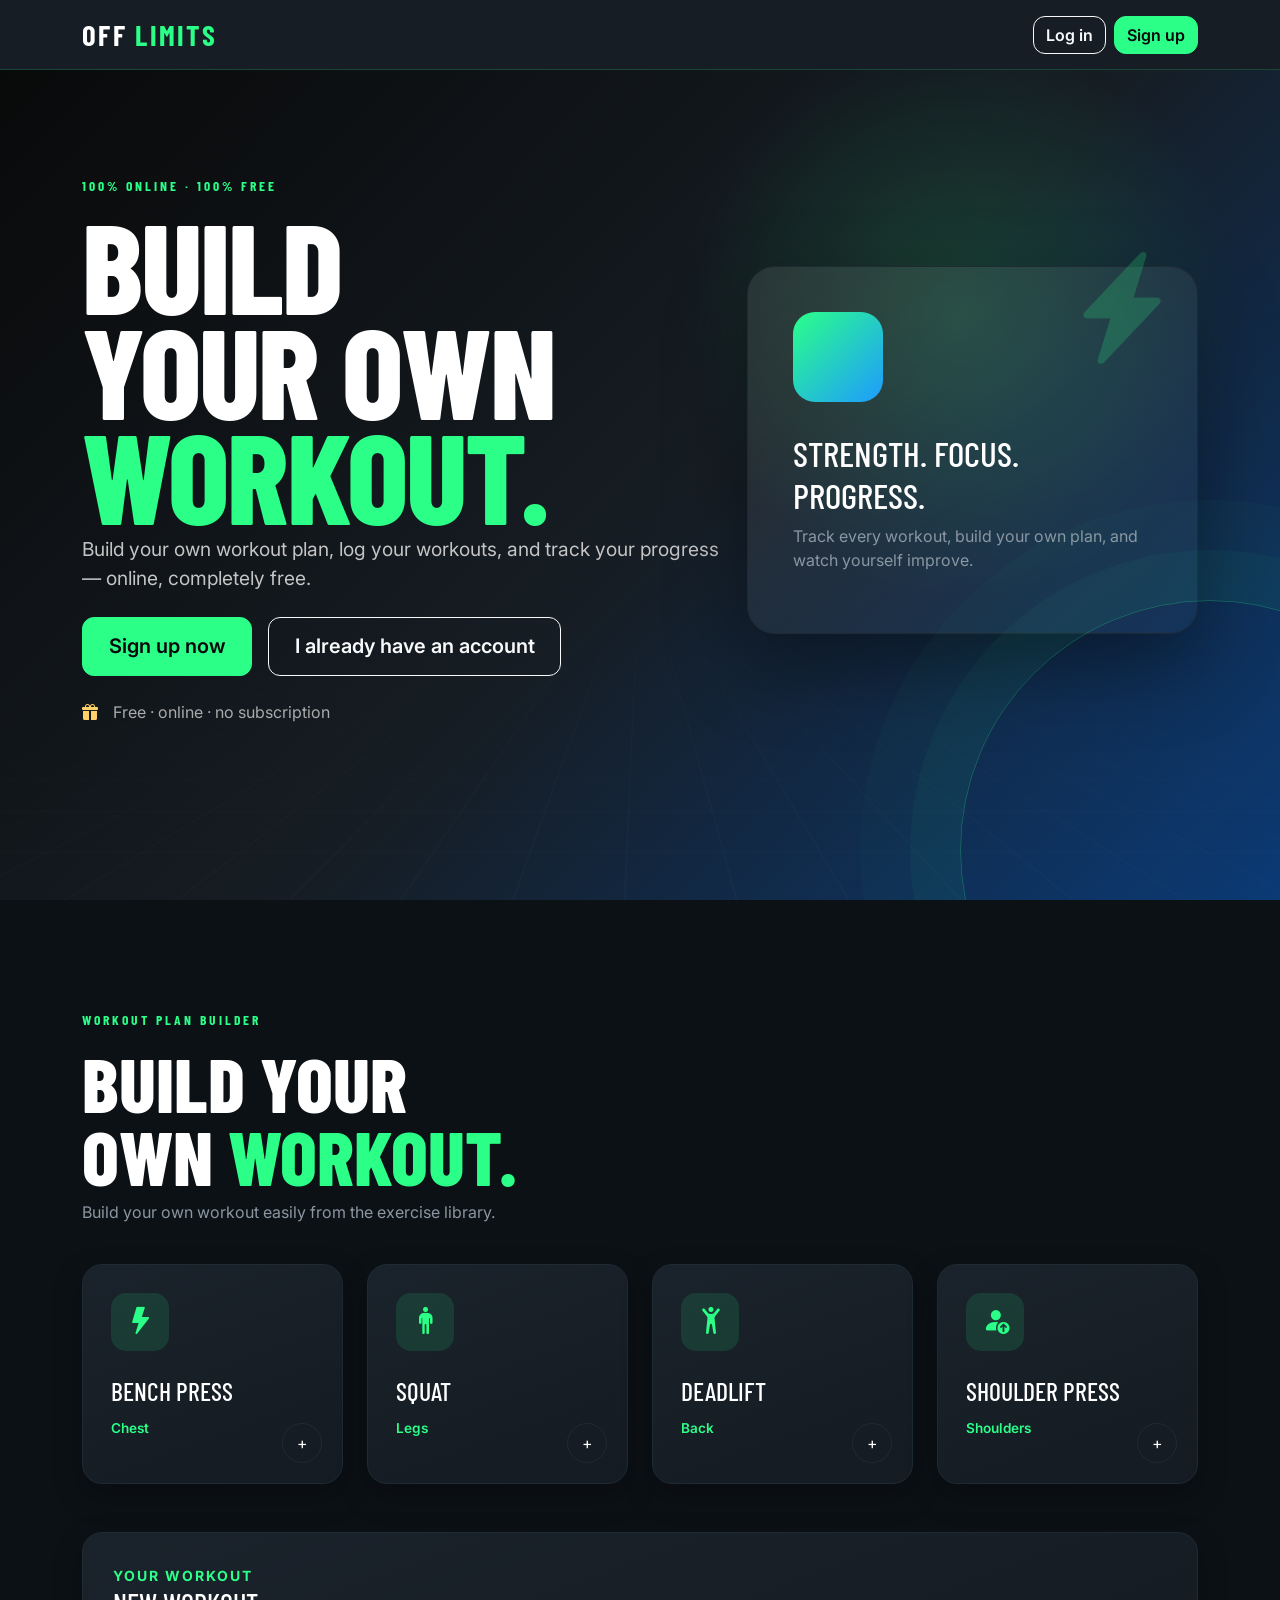
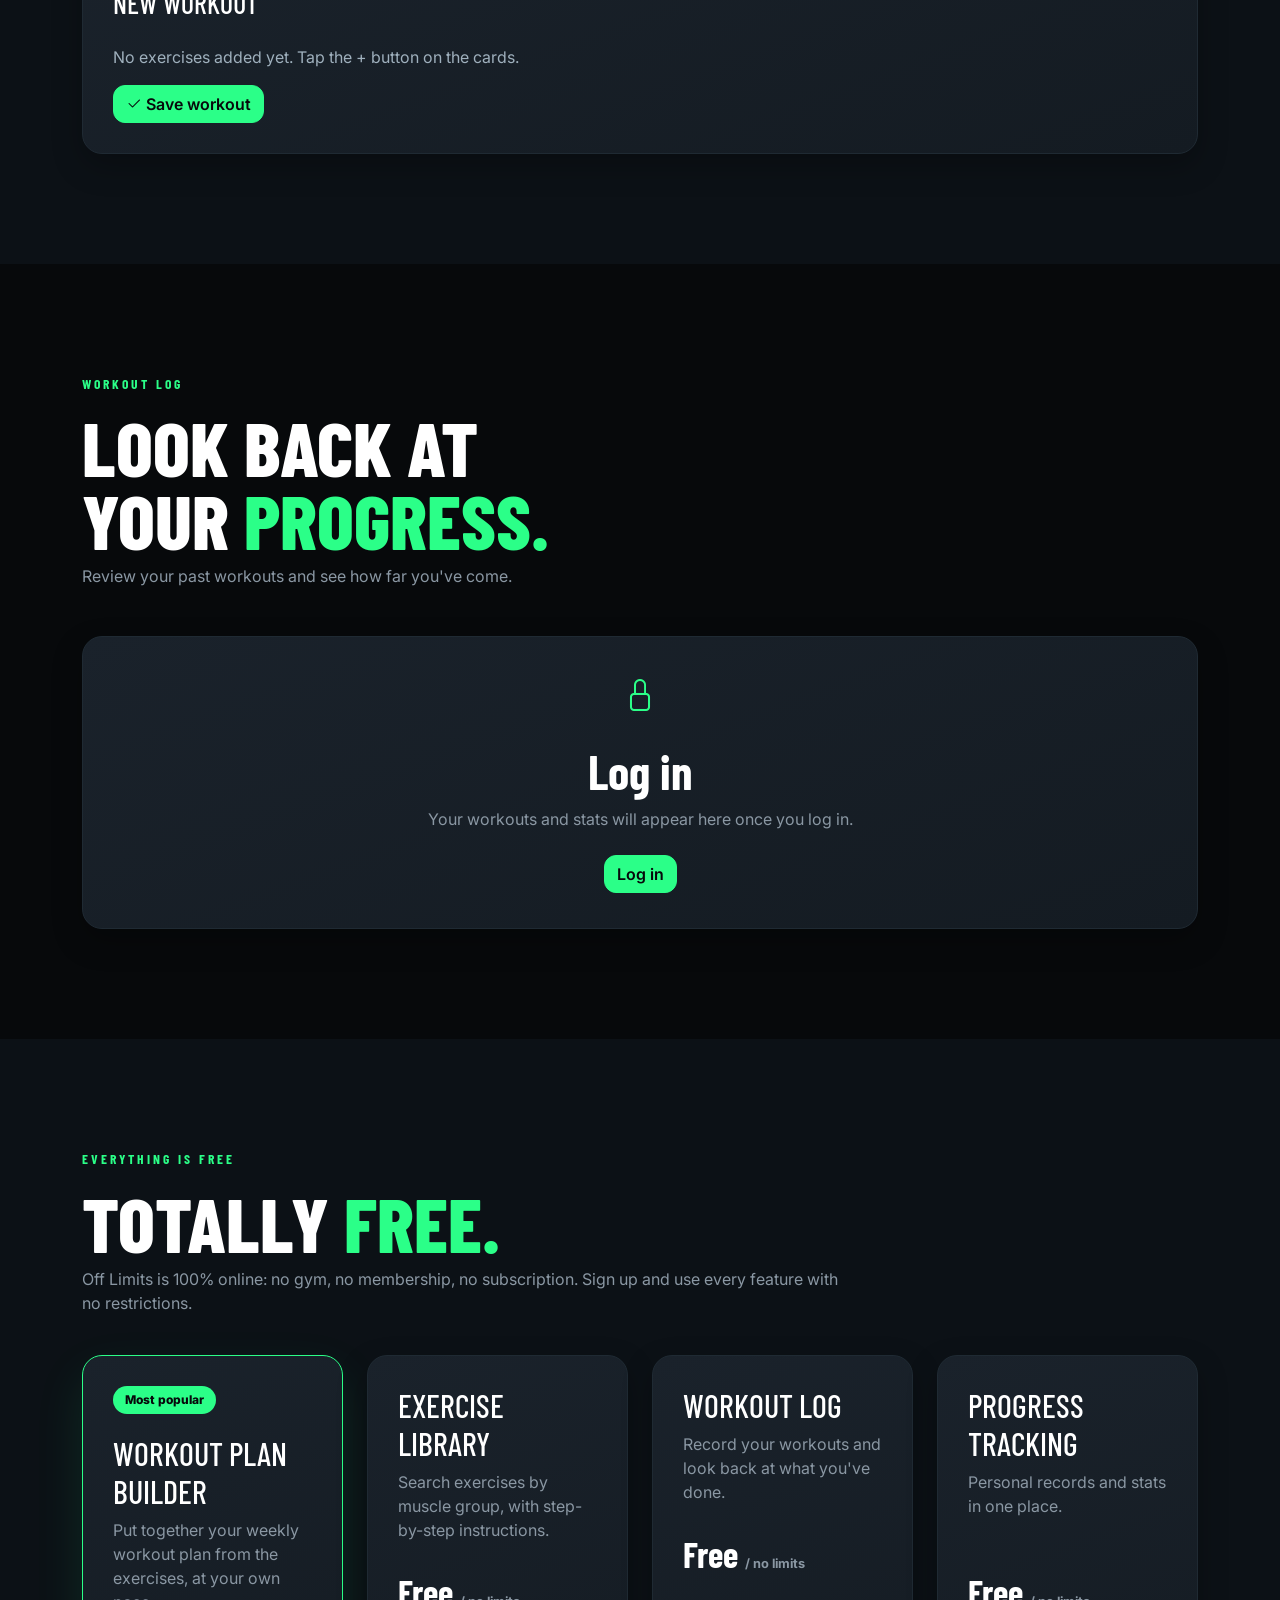
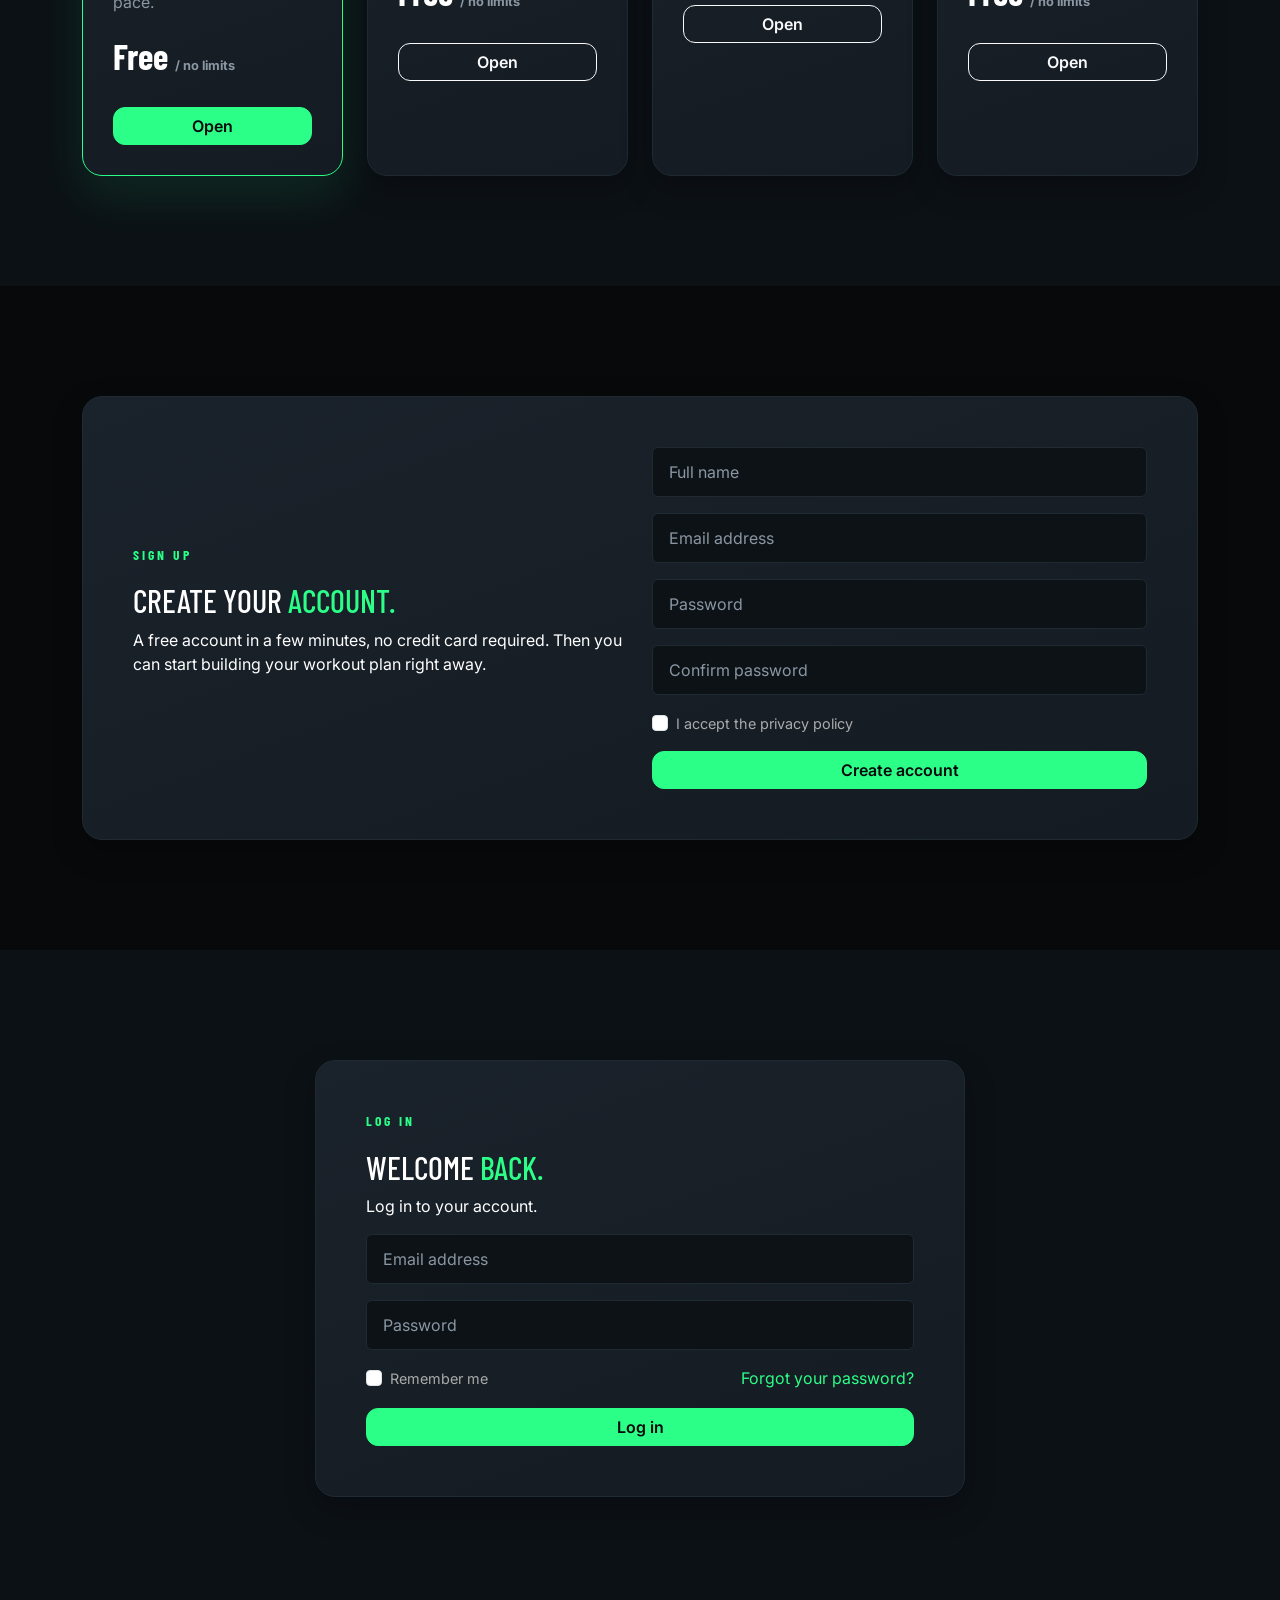
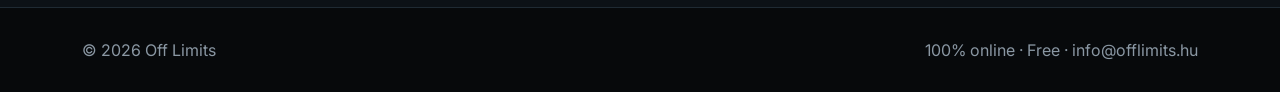
<file: edzesterv.html>
<!doctype html>
<html lang="en-US">
  <head>
    <meta charset="UTF-8" />
    <meta name="viewport" content="width=device-width, initial-scale=1.0" />
    <title>Off Limits — My Weekly Plan</title>
    <link
      href="https://cdn.jsdelivr.net/npm/bootstrap@5.3.3/dist/css/bootstrap.min.css"
      rel="stylesheet"
    />
    <link
      rel="stylesheet"
      href="https://cdn.jsdelivr.net/npm/bootstrap-icons@1.11.3/font/bootstrap-icons.min.css"
    />
    <link rel="stylesheet" href="style.css" />
    <script src="auth.js" defer></script>
    <script src="data.js" defer></script>
  </head>
  <body data-access="user">
    <div id="site-nav"></div>
    <header class="section-black pt-5 mt-5">
      <div class="container pt-4">
        <p class="eyebrow">MY WEEKLY PLAN</p>
        <h1>PLAN YOUR <span>WEEK.</span></h1>
        <p class="hero-text mb-0">
          Pick a day, add exercises, and set your sets and weight. Every change saves automatically.
        </p>
      </div>
    </header>
    <section class="section-dark">
      <div class="container">
        <div class="row g-4">
          <div class="col-lg-8">
            <div class="d-flex flex-wrap gap-2 mb-3" id="pills"></div>
            <div class="plan-panel" id="panel"></div>
          </div>
          <div class="col-lg-4">
            <div class="profile-panel">
              <p class="eyebrow">WEEKLY PROGRESS</p>
              <h3><span id="pct">0%</span> DONE</h3>
              <div class="progress mb-3">
                <div class="progress-bar" id="bar" style="width: 0%"></div>
              </div>
              <p class="text-muted" id="ptxt"></p>
              <a
                href="gyakorlattar.html"
                class="btn btn-outline-light w-100 mb-2"
                ><i class="bi bi-plus-lg me-1"></i> Add from library</a
              ><a href="attekintes.html" class="btn btn-outline-light w-100"
                >My workout log</a
              >
            </div>
          </div>
        </div>
      </div>
    </section>
    <footer class="footer">
      <div
        class="container d-flex flex-column flex-md-row justify-content-between gap-3"
      >
        <span>© 2026 Off Limits</span
        ><span>100% online · Free · info@offlimits.hu</span>
      </div>
    </footer>
    <div id="toast" class="toast-message"></div>
    <script src="https://cdn.jsdelivr.net/npm/bootstrap@5.3.3/dist/js/bootstrap.bundle.min.js"></script>
    <script>
      const $ = (s) => document.querySelector(s),
        E = (s) => Auth.esc(s);
      let cur;
      const CATS = ["Chest", "Back", "Legs", "Shoulders", "Arms", "Core", "Other"],
        LB = { sets: "Sets", reps: "Reps", kg: "kg" };
      function render() {
        const d = Data.get(),
          w = Data.week(),
          ex = d.plan[cur] || [];
        $("#pills").innerHTML = Data.DAYS.map(
          (x) =>
            `<button class="btn btn-sm ${x === cur ? "btn-pulse" : "btn-outline-light"}" data-day="${x}">${x.slice(0, 3)}${(d.plan[x] || []).length ? ` <span class="badge bg-dark ms-1">${d.plan[x].length}</span>` : ""}</button>`,
        ).join("");
        $("#panel").innerHTML =
          `<div class="d-flex justify-content-between align-items-center mb-3"><h2 class="mb-0">${cur}</h2>${w.days.includes(cur) ? '<span class="badge bg-success">Completed this week</span>' : ""}</div>` +
          (ex.length
            ? ex
                .map(
                  (e) =>
                    `<div class="workout-row ex-row" data-id="${e.id}"><div class="flex-grow-1"><strong class="text-light">${E(e.name)}</strong> <small class="text-pulse">${E(e.cat)}</small></div><div class="d-flex gap-2 align-items-end">${["sets", "reps", "kg"].map((k) => `<label class="small text-muted">${LB[k]}<input type="number" min="0" step="${k === "kg" ? "0.5" : "1"}" class="form-control form-control-sm" style="width:72px" data-k="${k}" value="${e[k]}"></label>`).join("")}<button class="btn btn-sm btn-outline-danger" data-act="del" aria-label="Delete exercise"><i class="bi bi-trash"></i></button></div></div>`,
                )
                .join("")
            : '<p class="text-muted">No exercises for this day yet. Add some from the Exercise Library, or enter one below.</p>') +
          `<form class="row g-2 mt-3"><div class="col-sm-6"><input class="form-control form-control-sm" placeholder="Custom exercise name" required></div><div class="col-sm-4"><select class="form-select form-select-sm">${CATS.map((c) => `<option>${c}</option>`).join("")}</select></div><div class="col-sm-2"><button class="btn btn-sm btn-outline-light w-100">Add</button></div></form>` +
          (ex.length
            ? `<div class="d-flex flex-wrap gap-2 align-items-center mt-4 pt-3 border-top border-secondary"><input type="number" min="1" class="form-control form-control-sm" style="width:130px" placeholder="Duration (min)" data-min aria-label="Workout duration in minutes"><button class="btn btn-pulse btn-sm" data-act="fin"><i class="bi bi-check2-circle me-1"></i> Finish workout</button></div>`
            : "");
        const t = Math.max(w.planned.length, w.done),
          p = t ? Math.round((w.done / t) * 100) : 0;
        $("#pct").textContent = p + "%";
        $("#bar").style.width = p + "%";
        $("#ptxt").textContent = t
          ? `${w.done} of ${t} planned workouts completed this week.`
          : "You have no workouts planned for this week yet.";
      }
      $("#pills").onclick = (e) => {
        const b = e.target.closest("[data-day]");
        if (b) {
          cur = b.dataset.day;
          render();
        }
      };
      $("#panel").onchange = (e) => {
        const i = e.target;
        if (i.dataset.k)
          Data.upd(cur, i.closest(".ex-row").dataset.id, {
            [i.dataset.k]: Math.max(0, +i.value || 0),
          });
      };
      $("#panel").onclick = (e) => {
        const b = e.target.closest("[data-act]");
        if (!b) return;
        if (b.dataset.act === "del") {
          Data.del(cur, b.closest(".ex-row").dataset.id);
          render();
        }
        if (b.dataset.act === "fin") {
          const m = +$("#panel [data-min]").value;
          if (!(m > 0))
            return Auth.toast("Enter the workout duration in minutes.", 1);
          Data.finish(cur, m);
          Auth.toast("Workout logged! 💪");
          render();
        }
      };
      $("#panel").onsubmit = (e) => {
        e.preventDefault();
        const f = e.target;
        Data.addEx(cur, {
          name: f.querySelector("input").value.trim(),
          cat: f.querySelector("select").value,
        });
        render();
      };
      addEventListener("authready", () => {
        cur = Data.today();
        render();
      });
    </script>
  </body>
</html>
</file>
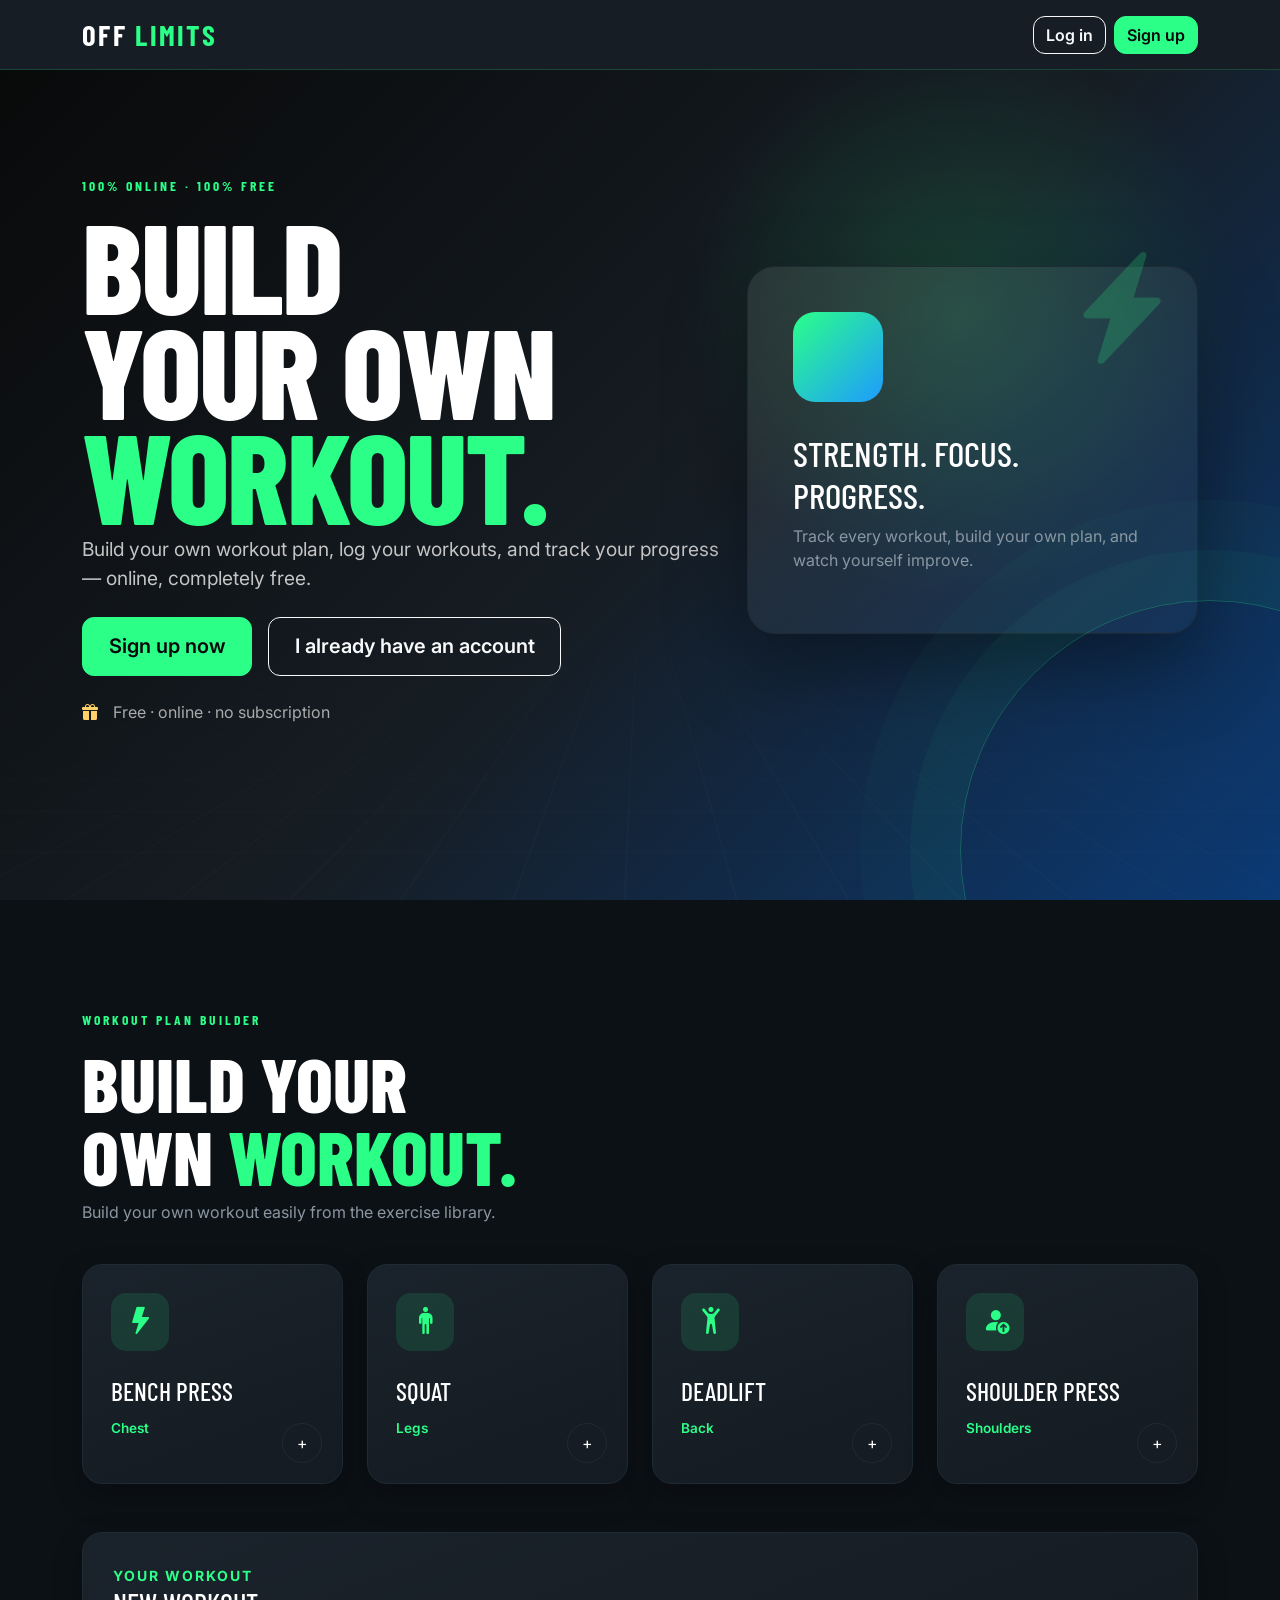
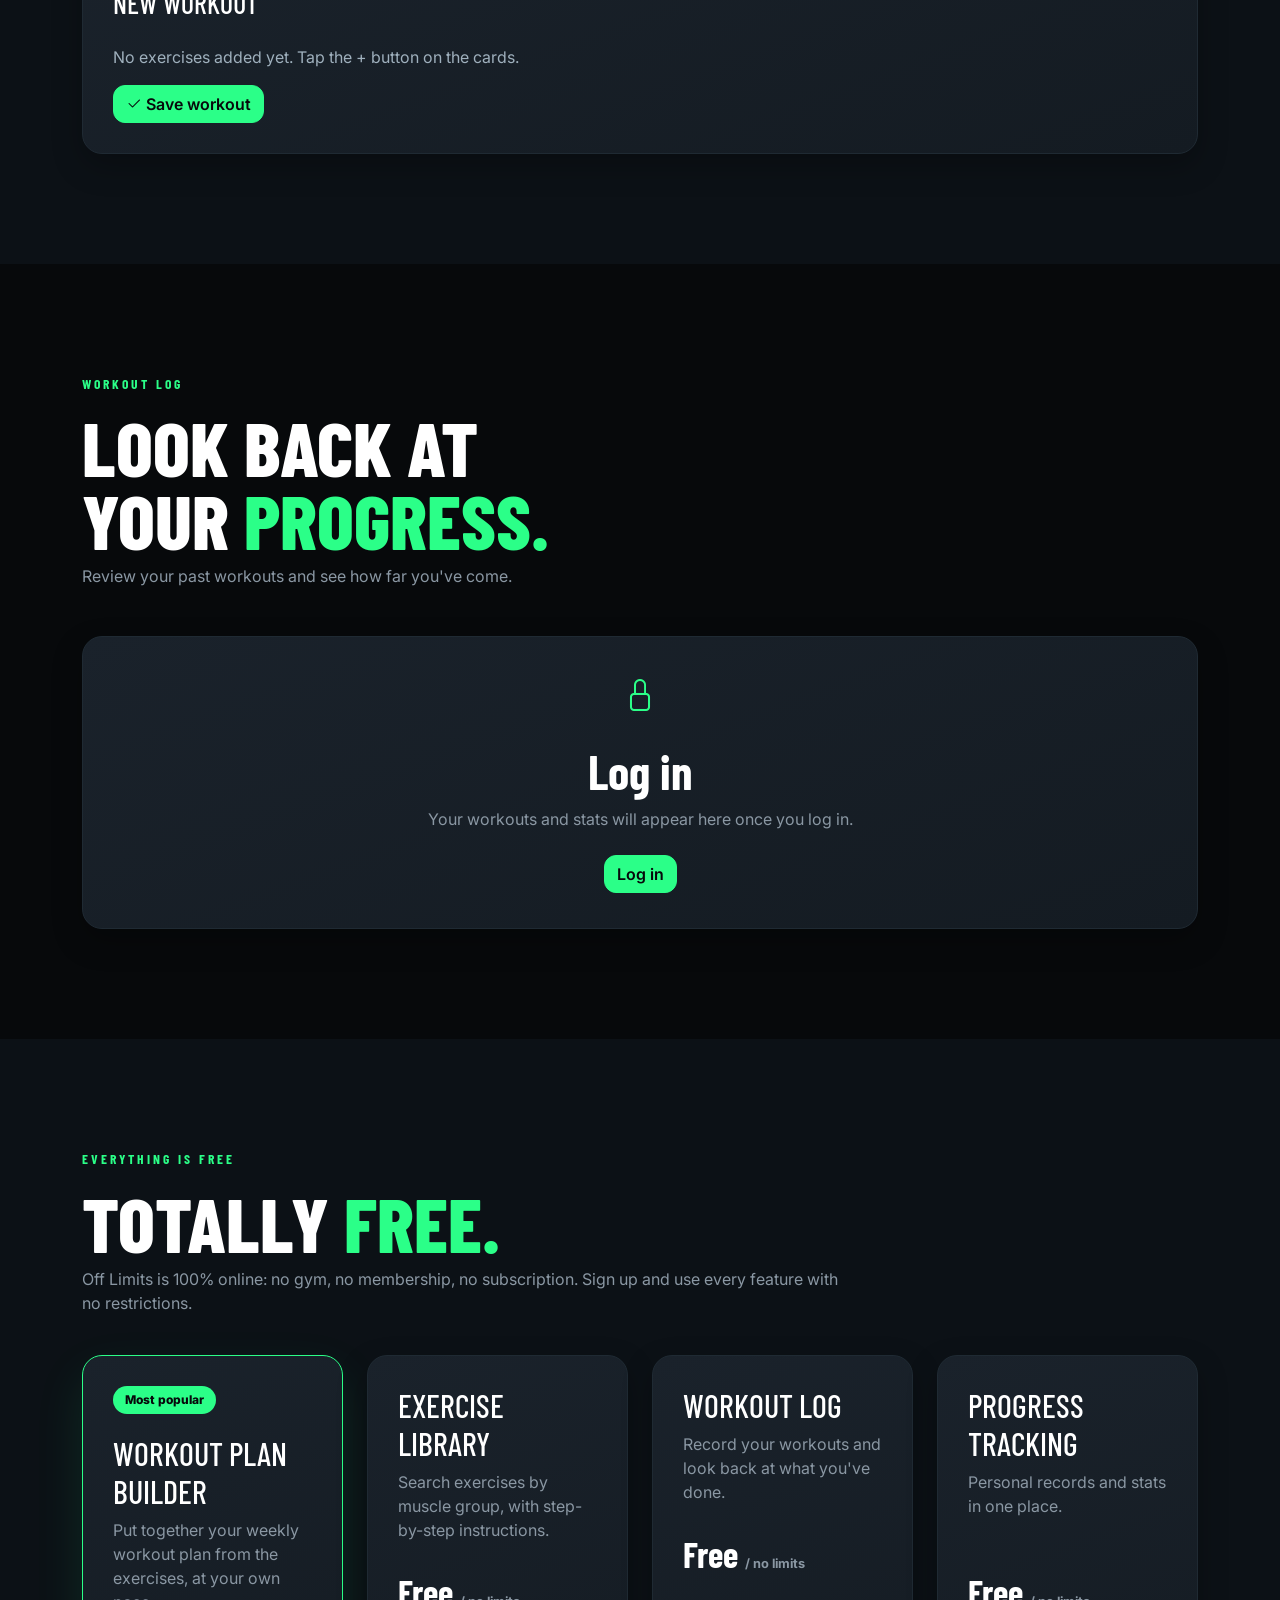
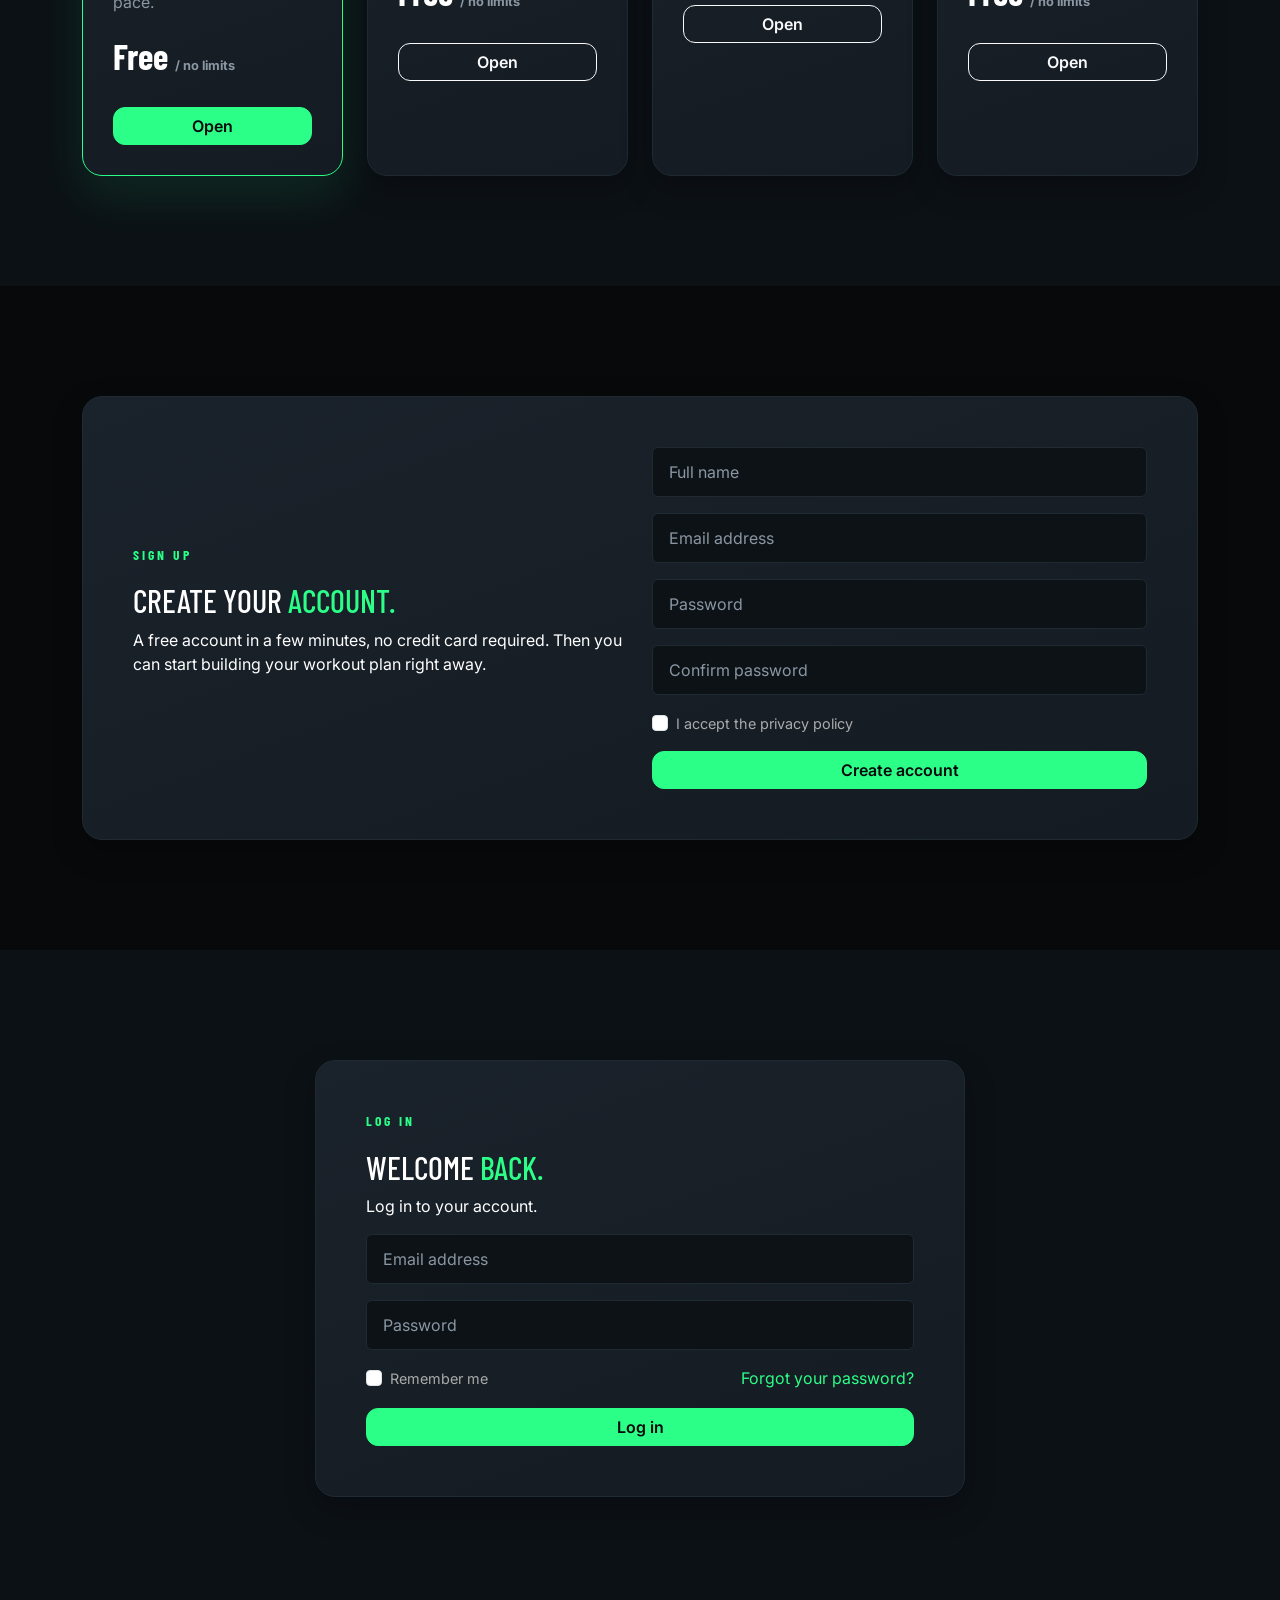
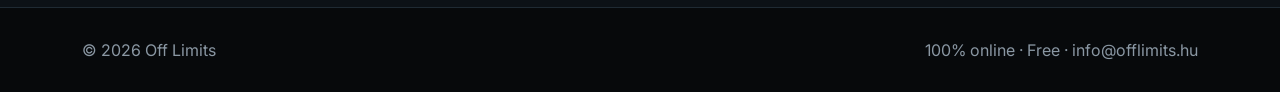
<file: gyakorlattar.html>
<!doctype html>
<html lang="en-US">
  <head>
    <meta charset="UTF-8" />
    <meta name="viewport" content="width=device-width, initial-scale=1.0" />
    <title>Off Limits — Exercise Library</title>

    <link
      href="https://cdn.jsdelivr.net/npm/bootstrap@5.3.3/dist/css/bootstrap.min.css"
      rel="stylesheet"
    />
    <link
      rel="stylesheet"
      href="https://cdn.jsdelivr.net/npm/bootstrap-icons@1.11.3/font/bootstrap-icons.min.css"
    />
    <link rel="stylesheet" href="style.css" />
    <script src="auth.js" defer></script>
    <script src="data.js" defer></script>
  </head>

  <body data-access="user">
    <div id="site-nav"></div>

    <header class="section-black pt-5 mt-5">
      <div class="container pt-4">
        <div class="section-heading reveal mx-auto text-center">
          <p class="eyebrow">FREE EXERCISE LIBRARY</p>
          <h2>INTERACTIVE <span>EXERCISE LIBRARY</span></h2>
          <p class="mx-auto" style="max-width: 650px">
            Browse the exercises, filter by muscle group, check out proper form, and add them to your workout!
          </p>
        </div>

        <div class="row justify-content-center mt-4 reveal delay-1">
          <div class="col-lg-7">
            <div class="input-group">
              <span class="input-group-text bg-dark border-secondary text-light"
                ><i class="bi bi-search"></i
              ></span>
              <input
                type="text"
                id="searchInput"
                class="form-control form-control-lg"
                placeholder="Search exercises, e.g. press, squat..."
                onkeyup="filterExercises()"
              />
            </div>
          </div>
        </div>

        <div
          class="d-flex justify-content-center align-items-center gap-2 mt-4"
        >
          <label for="daySel" class="small text-muted">Add to:</label
          ><select
            id="daySel"
            class="form-select form-select-sm w-auto"
          ></select>
        </div>
        <div
          class="d-flex flex-wrap justify-content-center gap-2 mt-3 reveal delay-2"
        >
          <button
            class="btn btn-pulse btn-sm px-3 filter-btn active"
            onclick="filterCategory('all', this)">All</button>
          <button
            class="btn btn-outline-light btn-sm px-3 filter-btn"
            onclick="filterCategory('Chest', this)">Chest</button>
          <button
            class="btn btn-outline-light btn-sm px-3 filter-btn"
            onclick="filterCategory('Back', this)">Back</button>
          <button
            class="btn btn-outline-light btn-sm px-3 filter-btn"
            onclick="filterCategory('Legs', this)">Legs</button>
          <button
            class="btn btn-outline-light btn-sm px-3 filter-btn"
            onclick="filterCategory('Shoulders', this)">Shoulders</button>
          <button
            class="btn btn-outline-light btn-sm px-3 filter-btn"
            onclick="filterCategory('Arms', this)">Arms</button>
          <button
            class="btn btn-outline-light btn-sm px-3 filter-btn"
            onclick="filterCategory('Core', this)"
          >
            Core
          </button>
        </div>
      </div>
    </header>

    <section class="section-dark">
      <div class="container">
        <div class="row g-4" id="exerciseGrid">
          <div
            class="col-md-6 col-lg-4 exercise-item"
            data-category="Chest" data-name="Barbell Bench Press"
          >
            <div class="exercise-card reveal">
              <div class="d-flex justify-content-between align-items-start">
                <div class="exercise-icon">
                  <i class="bi bi-lightning-fill"></i>
                </div>
                <span class="badge bg-secondary">Advanced</span>
              </div>
              <h4>Barbell Bench Press</h4>
              <span>Chest · Triceps · Shoulders</span>
              <p class="text-muted small mt-2">
                A fundamental compound exercise for building chest size and strength.
              </p>
              <div
                class="d-flex justify-content-between align-items-center mt-3 pt-3 border-top border-secondary"
              >
                <button
                  class="btn btn-sm btn-outline-light"
                  data-bs-toggle="modal"
                  data-bs-target="#exerciseModal"
                  onclick="
                    loadModal(
                      'Barbell Bench Press',
                      'Chest',
                      'Lie on the bench and grip the bar slightly wider than shoulder width. Lower it under control to the middle of your chest, then press it up explosively.',
                      'Do not bounce the bar off your chest, and keep your core tight!',
                    )
                  "
                >
                  How to
                </button>
                <button class="add-btn" onclick="addExercise(this)">+</button>
              </div>
            </div>
          </div>

          <div
            class="col-md-6 col-lg-4 exercise-item"
            data-category="Legs" data-name="Barbell Squat"
          >
            <div class="exercise-card reveal delay-1">
              <div class="d-flex justify-content-between align-items-start">
                <div class="exercise-icon">
                  <i class="bi bi-person-standing"></i>
                </div>
                <span class="badge bg-secondary">Advanced</span>
              </div>
              <h4>Barbell Squat</h4>
              <span>Quadriceps · Glutes</span>
              <p class="text-muted small mt-2">
                The king of leg workouts, building your entire lower body and hip stability.
              </p>
              <div
                class="d-flex justify-content-between align-items-center mt-3 pt-3 border-top border-secondary"
              >
                <button
                  class="btn btn-sm btn-outline-light"
                  data-bs-toggle="modal"
                  data-bs-target="#exerciseModal"
                  onclick="
                    loadModal(
                      'Barbell Squat',
                      'Legs',
                      'Rest the bar on your upper back (traps). Stand with your feet shoulder-width apart, lower your hips to below parallel, then drive up through your heels.',
                      'Keep your back straight and do not let your knees cave inward!',
                    )
                  "
                >
                  How to
                </button>
                <button class="add-btn" onclick="addExercise(this)">+</button>
              </div>
            </div>
          </div>

          <div
            class="col-md-6 col-lg-4 exercise-item"
            data-category="Back" data-name="Deadlift"
          >
            <div class="exercise-card reveal delay-2">
              <div class="d-flex justify-content-between align-items-start">
                <div class="exercise-icon">
                  <i class="bi bi-person-arms-up"></i>
                </div>
                <span class="badge bg-danger">Expert</span>
              </div>
              <h4>Deadlift</h4>
              <span>Back · Hamstrings · Glutes</span>
              <p class="text-muted small mt-2">
                A fundamental strength exercise that works the entire posterior chain.
              </p>
              <div
                class="d-flex justify-content-between align-items-center mt-3 pt-3 border-top border-secondary"
              >
                <button
                  class="btn btn-sm btn-outline-light"
                  data-bs-toggle="modal"
                  data-bs-target="#exerciseModal"
                  onclick="
                    loadModal(
                      'Deadlift',
                      'Back',
                      'Stand in front of the bar, brace your back, grab the bar, and lift the weight up to your thighs by driving your hips forward.',
                      'Never round your lower back while lifting!',
                    )
                  "
                >
                  How to
                </button>
                <button class="add-btn" onclick="addExercise(this)">+</button>
              </div>
            </div>
          </div>

          <div
            class="col-md-6 col-lg-4 exercise-item"
            data-category="Shoulders" data-name="Dumbbell Shoulder Press"
          >
            <div class="exercise-card reveal">
              <div class="d-flex justify-content-between align-items-start">
                <div class="exercise-icon">
                  <i class="bi bi-person-fill-up"></i>
                </div>
                <span class="badge bg-success">Beginner</span>
              </div>
              <h4>Shoulder Press</h4>
              <span>Front and side deltoids</span>
              <p class="text-muted small mt-2">
                Builds shoulder width and upper-body stability.
              </p>
              <div
                class="d-flex justify-content-between align-items-center mt-3 pt-3 border-top border-secondary"
              >
                <button
                  class="btn btn-sm btn-outline-light"
                  data-bs-toggle="modal"
                  data-bs-target="#exerciseModal"
                  onclick="
                    loadModal(
                      'Shoulder Press',
                      'Shoulders',
                      'Sit on a bench with an upright back pad, raise the dumbbells to shoulder height, then press them overhead.',
                      'Do not let your elbows drift too far back!',
                    )
                  "
                >
                  How to
                </button>
                <button class="add-btn" onclick="addExercise(this)">+</button>
              </div>
            </div>
          </div>

          <div
            class="col-md-6 col-lg-4 exercise-item"
            data-category="Arms" data-name="EZ-Bar Curl"
          >
            <div class="exercise-card reveal delay-1">
              <div class="d-flex justify-content-between align-items-start">
                <div class="exercise-icon"><i class="bi bi-fire"></i></div>
                <span class="badge bg-success">Beginner</span>
              </div>
              <h4>EZ-Bar Curl</h4>
              <span>Biceps · Forearms</span>
              <p class="text-muted small mt-2">
                A wrist-friendly way to build biceps size.
              </p>
              <div
                class="d-flex justify-content-between align-items-center mt-3 pt-3 border-top border-secondary"
              >
                <button
                  class="btn btn-sm btn-outline-light"
                  data-bs-toggle="modal"
                  data-bs-target="#exerciseModal"
                  onclick="
                    loadModal(
                      'EZ-Bar Curl',
                      'Arms',
                      'Grip the EZ-bar at shoulder width, keep your elbows tight against your torso, then curl the weight toward your chest.',
                      'Do not use momentum; keep your elbows locked in!',
                    )
                  "
                >
                  How to
                </button>
                <button class="add-btn" onclick="addExercise(this)">+</button>
              </div>
            </div>
          </div>

          <div
            class="col-md-6 col-lg-4 exercise-item"
            data-category="Core" data-name="Plank"
          >
            <div class="exercise-card reveal delay-2">
              <div class="d-flex justify-content-between align-items-start">
                <div class="exercise-icon">
                  <i class="bi bi-shield-check"></i>
                </div>
                <span class="badge bg-success">Beginner</span>
              </div>
              <h4>Plank</h4>
              <span>Abs · Lower back</span>
              <p class="text-muted small mt-2">
                An isometric exercise to strengthen overall core stability.
              </p>
              <div
                class="d-flex justify-content-between align-items-center mt-3 pt-3 border-top border-secondary"
              >
                <button
                  class="btn btn-sm btn-outline-light"
                  data-bs-toggle="modal"
                  data-bs-target="#exerciseModal"
                  onclick="
                    loadModal(
                      'Plank',
                      'Core',
                      'Support yourself on your forearms and toes. Hold your body in a perfectly straight line for 30–60 seconds.',
                      'Do not let your hips sag, and do not raise them too high!',
                    )
                  "
                >
                  How to
                </button>
                <button class="add-btn" onclick="addExercise(this)">+</button>
              </div>
            </div>
          </div>
        </div>
      </div>
    </section>

    <div class="modal fade" id="exerciseModal" tabindex="-1" aria-hidden="true">
      <div class="modal-dialog modal-dialog-centered">
        <div class="modal-content bg-dark text-light border-secondary">
          <div class="modal-header border-secondary">
            <h5 class="modal-title fw-bold" id="modalTitle">Exercise name</h5>
            <button
              type="button"
              class="btn-close btn-close-white"
              data-bs-dismiss="modal"
            ></button>
          </div>
          <div class="modal-body">
            <span class="badge bg-success mb-2" id="modalCategory"
              >Category</span
            >
            <h6 class="text-pulse mt-3 fw-bold">Proper form:</h6>
            <p id="modalDesc" class="text-muted small"></p>
            <h6 class="text-warning mt-3 fw-bold">Common mistakes:</h6>
            <p id="modalTips" class="text-muted small"></p>
          </div>
          <div class="modal-footer border-secondary">
            <button
              type="button"
              class="btn btn-outline-light"
              data-bs-dismiss="modal"
            >
              Close
            </button>
          </div>
        </div>
      </div>
    </div>

    <footer class="footer">
      <div
        class="container d-flex flex-column flex-md-row justify-content-between gap-3"
      >
        <span>© 2026 Off Limits</span>
        <span>100% online · Free · info@offlimits.hu</span>
      </div>
    </footer>

    <div id="toast" class="toast-message">Added to your workout!</div>

    <script src="https://cdn.jsdelivr.net/npm/bootstrap@5.3.3/dist/js/bootstrap.bundle.min.js"></script>
    <script>
      const observer = new IntersectionObserver(
        (entries) => {
          entries.forEach((entry) => {
            if (entry.isIntersecting) entry.target.classList.add("show");
          });
        },
        { threshold: 0.12 },
      );

      document
        .querySelectorAll(".reveal")
        .forEach((el) => observer.observe(el));

      let activeCategory = "all";

      function filterExercises() {
        const query = document
          .getElementById("searchInput")
          .value.toLowerCase();
        const items = document.querySelectorAll(".exercise-item");

        items.forEach((item) => {
          const name = item.getAttribute("data-name").toLowerCase();
          const category = item.getAttribute("data-category");

          const matchesSearch = name.includes(query);
          const matchesCategory =
            activeCategory === "all" || category === activeCategory;

          if (matchesSearch && matchesCategory) {
            item.style.display = "block";
          } else {
            item.style.display = "none";
          }
        });
      }

      function filterCategory(cat, btn) {
        activeCategory = cat;
        document.querySelectorAll(".filter-btn").forEach((b) => {
          b.classList.remove("btn-pulse", "active");
          b.classList.add("btn-outline-light");
        });
        btn.classList.remove("btn-outline-light");
        btn.classList.add("btn-pulse", "active");
        filterExercises();
      }

      function loadModal(title, cat, desc, tips) {
        document.getElementById("modalTitle").textContent = title;
        document.getElementById("modalCategory").textContent = cat;
        document.getElementById("modalDesc").textContent = desc;
        document.getElementById("modalTips").textContent = tips;
      }

      function showToast(msg) {
        const toast = document.getElementById("toast");
        toast.textContent = msg;
        toast.classList.add("visible");
        setTimeout(() => toast.classList.remove("visible"), 2200);
      }

      function addExercise(button) {
        const c = button.closest(".exercise-item"),
          day = document.getElementById("daySel").value;
        Data.addEx(day, { name: c.dataset.name, cat: c.dataset.category });
        button.textContent = "✓";
        button.classList.add("added");
        Auth.toast(c.dataset.name + " added to " + day);
        setTimeout(() => {
          button.textContent = "+";
          button.classList.remove("added");
        }, 1200);
      }
      addEventListener("authready", () => {
        const s = document.getElementById("daySel");
        s.innerHTML = Data.DAYS.map((d) => "<option>" + d + "</option>").join(
          "",
        );
        s.value = Data.today();
      });
    </script>
  </body>
</html>
</file>
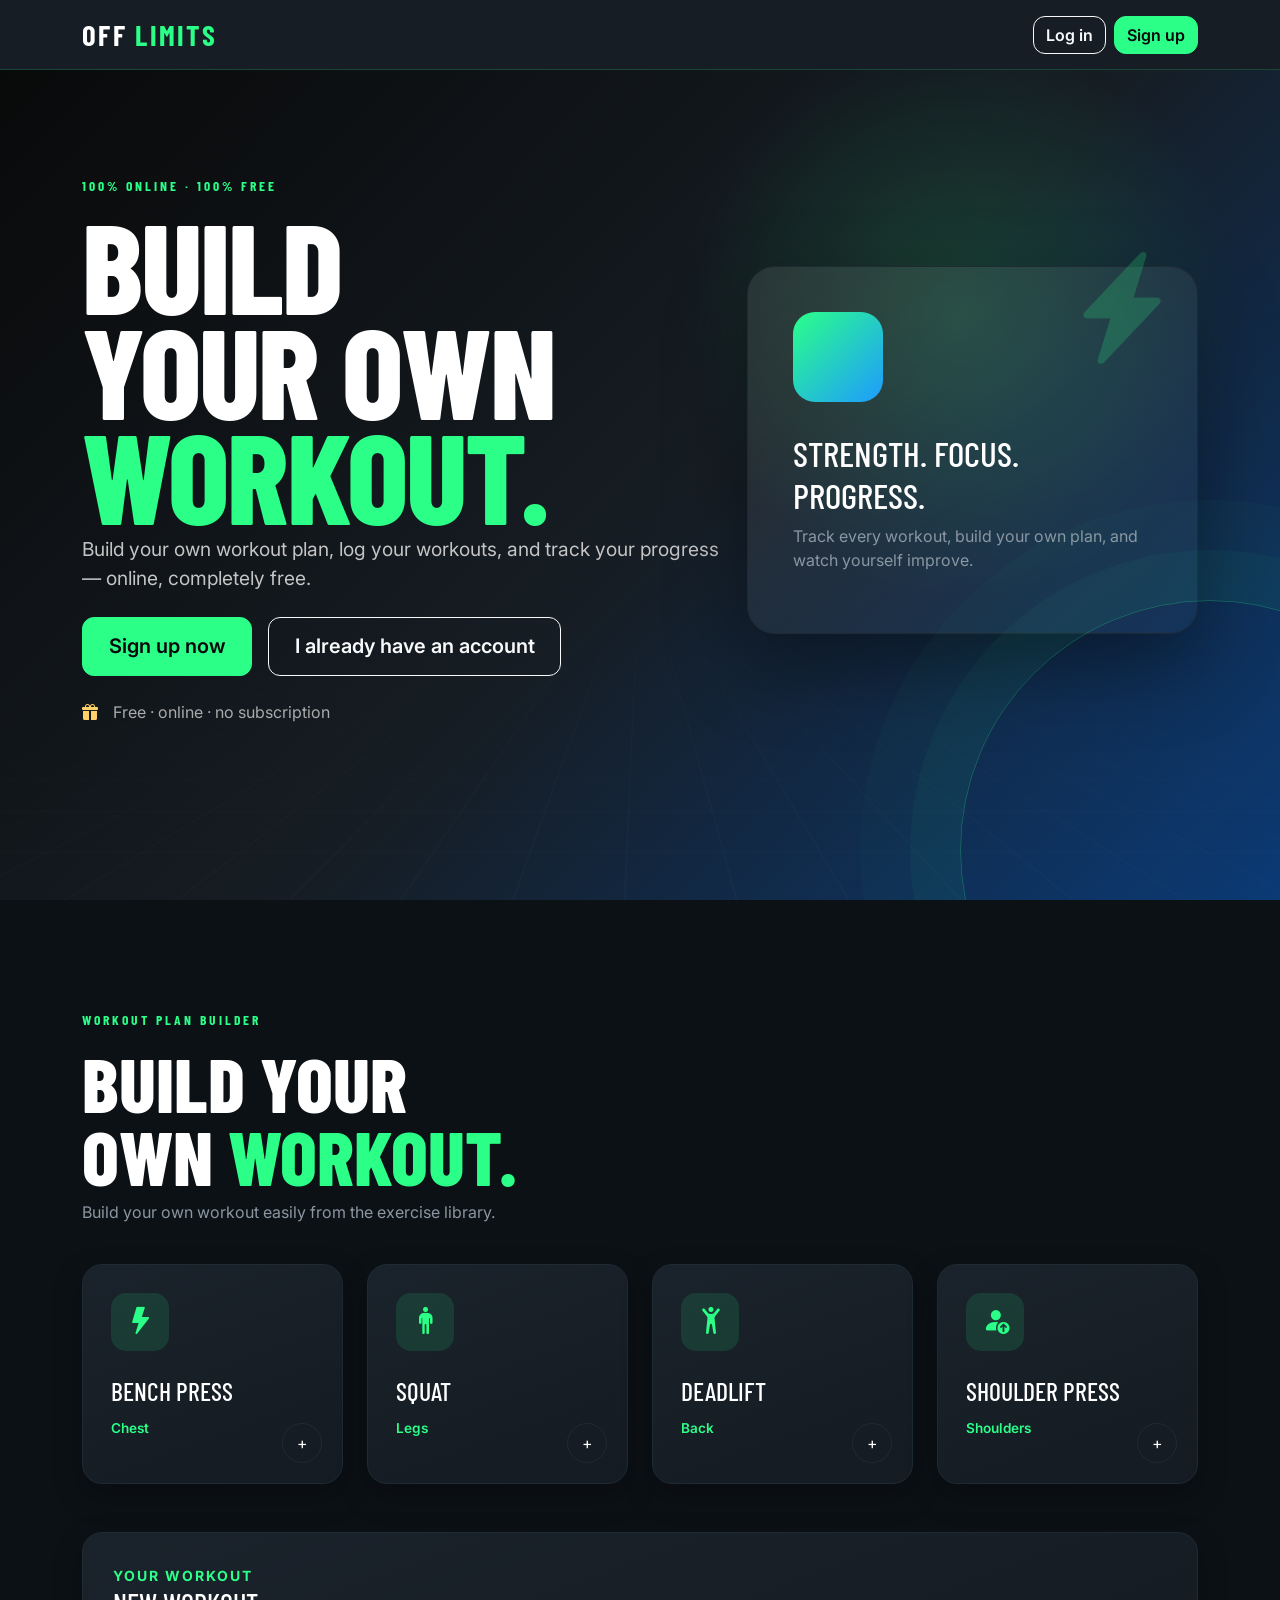
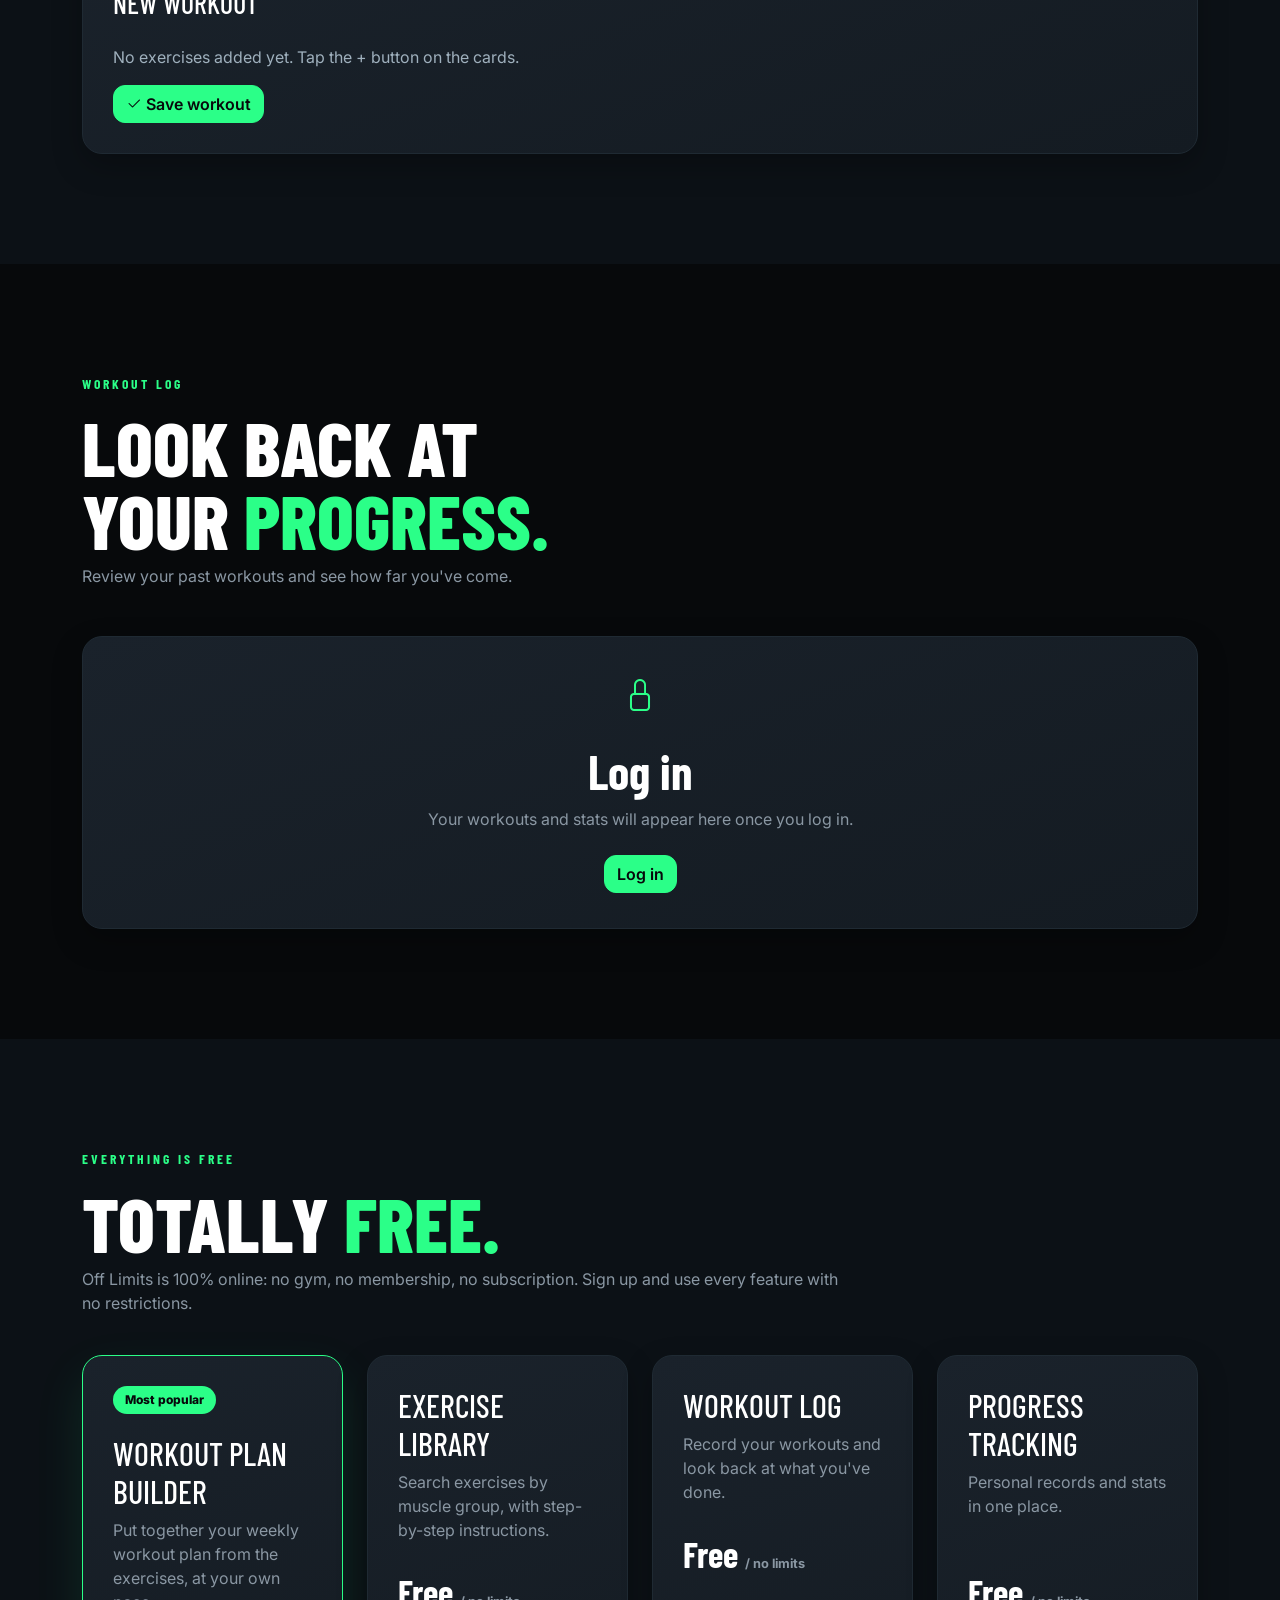
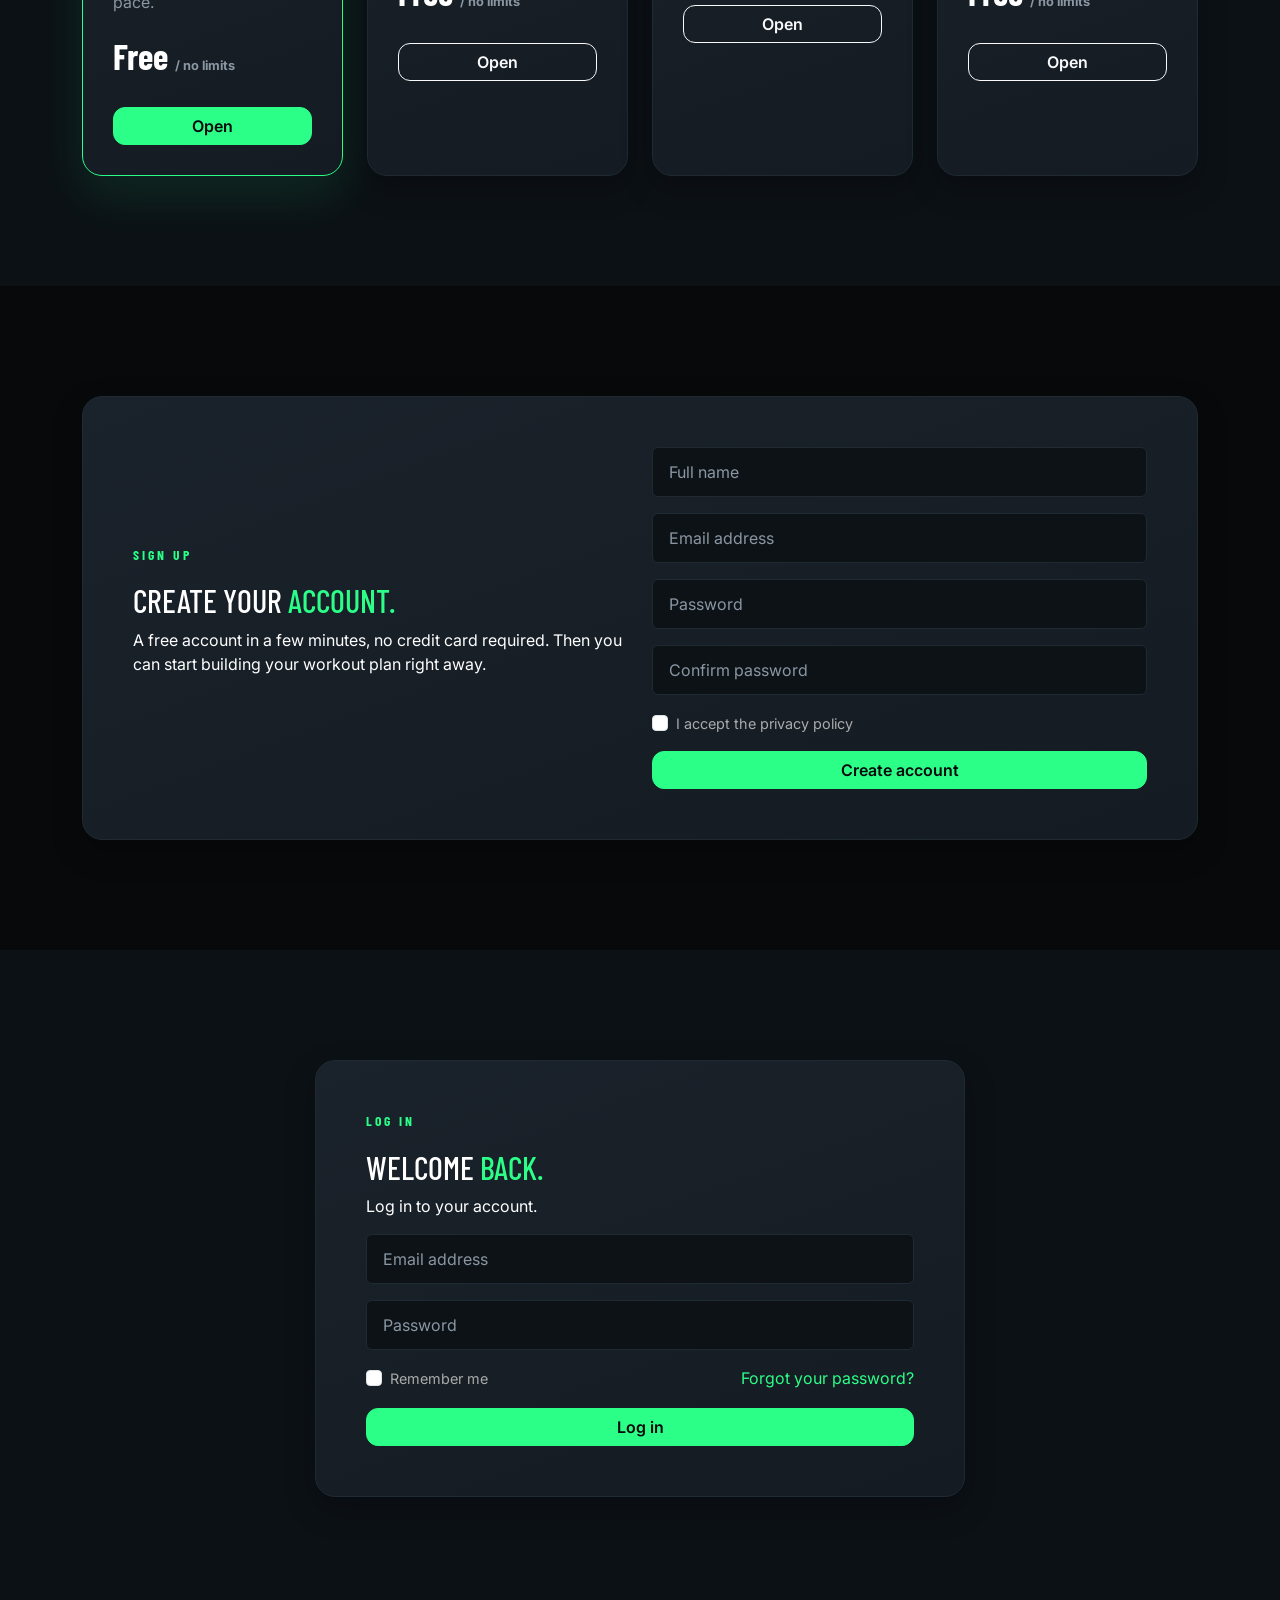
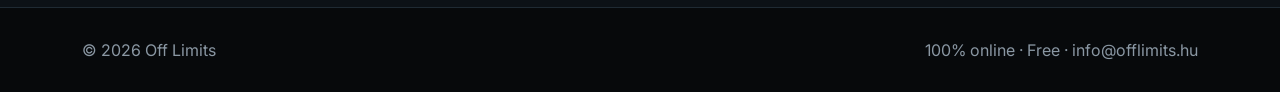
<file: kapcsolat.html>
<!doctype html>
<html lang="en-US">
  <head>
    <meta charset="UTF-8" />
    <meta name="viewport" content="width=device-width, initial-scale=1.0" />
    <title>Off Limits — Contact and FAQ</title>

    <link
      href="https://cdn.jsdelivr.net/npm/bootstrap@5.3.3/dist/css/bootstrap.min.css"
      rel="stylesheet"
    />
    <link
      rel="stylesheet"
      href="https://cdn.jsdelivr.net/npm/bootstrap-icons@1.11.3/font/bootstrap-icons.min.css"
    />
    <link rel="stylesheet" href="style.css" />
    <script src="auth.js" defer></script>
  </head>

  <body data-access="user">
    <div id="site-nav"></div>

    <header class="section-black pt-5 mt-5">
      <div class="container pt-4">
        <div class="section-heading reveal mx-auto text-center">
          <p class="eyebrow">REACH OUT ANYTIME</p>
          <h2>CONTACT AND <span>HELP</span></h2>
          <p class="mx-auto" style="max-width: 650px; color: #c5c5c5">
            Have a question about workout plans or how to use the site? Write to us and we'll do our best to reply quickly!
          </p>
        </div>
      </div>
    </header>

    <section id="gyik" class="section-dark">
      <div class="container">
        <div class="row g-4">
          <div class="col-lg-5">
            <div class="auth-box reveal h-100">
              <p class="eyebrow">CONTACT INFO</p>
              <h3 class="mb-4">FIND <span>US.</span></h3>

              <div class="d-flex align-items-start gap-3 mb-4">
                <div class="exercise-icon mb-0 fs-4">
                  <i class="bi bi-globe2"></i>
                </div>
                <div>
                  <strong class="d-block text-light fs-5"
                    >Where can you find us?</strong
                  >
                  <span style="color: #c5c5c5"
                    >Off Limits runs entirely online; there is no physical gym.</span
                  >
                </div>
              </div>

              <div class="d-flex align-items-start gap-3 mb-4">
                <div class="exercise-icon mb-0 fs-4">
                  <i class="bi bi-clock-fill"></i>
                </div>
                <div>
                  <strong class="d-block text-light fs-5"
                    >When can you reach us?</strong
                  >
                  <span style="color: #c5c5c5">The site is available any time.</span
                  ><br />
                  <span style="color: #c5c5c5"
                    >We do our best to reply to your messages quickly.</span
                  >
                </div>
              </div>

              <div class="d-flex align-items-start gap-3 mb-4">
                <div class="exercise-icon mb-0 fs-4">
                  <i class="bi bi-telephone-fill"></i>
                </div>
                <div>
                  <strong class="d-block text-light fs-5">Email</strong>

                  <span style="color: #c5c5c5">info@offlimits.hu</span>
                </div>
              </div>

              <div
                class="p-3 bg-dark rounded-3 border border-secondary text-light small mt-2"
              >
                <i class="bi bi-gift text-pulse me-1"></i>
                <strong class="text-pulse">Free:</strong>
                <span style="color: #c5c5c5"
                  >Every Off Limits feature is free, with no subscription and no hidden costs.</span
                >
              </div>
            </div>
          </div>

          <div class="col-lg-7">
            <div class="auth-box reveal delay-1">
              <p class="eyebrow">SEND A MESSAGE</p>
              <h3 class="mb-2">WRITE US A <span>MESSAGE.</span></h3>
              <p class="mb-4" style="color: #c5c5c5">
                Fill out the form below and our team will get back to you soon.
              </p>

              <form onsubmit="sendMessage(event)">
                <div class="row g-3">
                  <div class="col-md-6">
                    <input
                      type="text"
                      class="form-control"
                      placeholder="Your full name"
                      required
                    />
                  </div>
                  <div class="col-md-6">
                    <input
                      type="email"
                      class="form-control"
                      placeholder="Your email address"
                      required
                    />
                  </div>
                  <div class="col-12">
                    <input
                      type="text"
                      class="form-control"
                      placeholder="Subject"
                      required
                    />
                  </div>
                  <div class="col-12">
                    <textarea
                      class="form-control"
                      rows="4"
                      placeholder="Your message..."
                      required
                    ></textarea>
                  </div>
                  <div class="col-12">
                    <button type="submit" class="btn btn-pulse w-100 py-3">
                      Send message <i class="bi bi-send ms-1"></i>
                    </button>
                  </div>
                </div>
              </form>
            </div>
          </div>
        </div>
      </div>
    </section>

    <section class="section-black">
      <div class="container">
        <div class="section-heading reveal text-center mx-auto mb-5">
          <p class="eyebrow">FREQUENTLY ASKED QUESTIONS</p>
          <h2>EVERYTHING YOU <span>NEED TO KNOW.</span></h2>
        </div>

        <div class="row justify-content-center">
          <div class="col-lg-9 reveal delay-1">
            <div class="accordion accordion-flush" id="faqAccordion">
              <div
                class="accordion-item bg-dark text-light border-secondary mb-3 rounded-3 overflow-hidden"
              >
                <h2 class="accordion-header">
                  <button
                    class="accordion-button collapsed bg-dark text-light shadow-none fw-bold"
                    type="button"
                    data-bs-toggle="collapse"
                    data-bs-target="#faq1"
                  >
                    Is everything really free?
                  </button>
                </h2>
                <div
                  id="faq1"
                  class="accordion-collapse collapse"
                  data-bs-parent="#faqAccordion"
                >
                  <div
                    class="accordion-body border-top border-secondary"
                    style="color: #c5c5c5"
                  >
                    Yes. Every Off Limits feature is free: no memberships, subscriptions, or paid plans.
                  </div>
                </div>
              </div>

              <div
                class="accordion-item bg-dark text-light border-secondary mb-3 rounded-3 overflow-hidden"
              >
                <h2 class="accordion-header">
                  <button
                    class="accordion-button collapsed bg-dark text-light shadow-none fw-bold"
                    type="button"
                    data-bs-toggle="collapse"
                    data-bs-target="#faq2"
                  >
                    Where is the gym?
                  </button>
                </h2>
                <div
                  id="faq2"
                  class="accordion-collapse collapse"
                  data-bs-parent="#faqAccordion"
                >
                  <div
                    class="accordion-body border-top border-secondary"
                    style="color: #c5c5c5"
                  >
                    We don't have a physical gym: Off Limits is an online platform. You build your workout plan here, then train wherever is comfortable for you.
                  </div>
                </div>
              </div>

              <div
                class="accordion-item bg-dark text-light border-secondary mb-3 rounded-3 overflow-hidden"
              >
                <h2 class="accordion-header">
                  <button
                    class="accordion-button collapsed bg-dark text-light shadow-none fw-bold"
                    type="button"
                    data-bs-toggle="collapse"
                    data-bs-target="#faq3"
                  >
                    How do I create my first workout plan?
                  </button>
                </h2>
                <div
                  id="faq3"
                  class="accordion-collapse collapse"
                  data-bs-parent="#faqAccordion"
                >
                  <div
                    class="accordion-body border-top border-secondary"
                    style="color: #c5c5c5"
                  >
                    After signing up, add exercises with the + button in the Exercise Library, then follow them on the My Weekly Plan page.
                  </div>
                </div>
              </div>
            </div>
          </div>
        </div>
      </div>
    </section>

    <footer class="footer">
      <div
        class="container d-flex flex-column flex-md-row justify-content-between gap-3"
      >
        <span>© 2026 Off Limits</span>
        <span>100% online · Free · info@offlimits.hu</span>
      </div>
    </footer>

    <div id="toast" class="toast-message">Message sent successfully!</div>

    <script src="https://cdn.jsdelivr.net/npm/bootstrap@5.3.3/dist/js/bootstrap.bundle.min.js"></script>
    <script>
      const observer = new IntersectionObserver(
        (entries) => {
          entries.forEach((entry) => {
            if (entry.isIntersecting) entry.target.classList.add("show");
          });
        },
        { threshold: 0.12 },
      );

      document
        .querySelectorAll(".reveal")
        .forEach((el) => observer.observe(el));

      function showToast(msg) {
        const toast = document.getElementById("toast");
        toast.textContent = msg;
        toast.classList.add("visible");
        setTimeout(() => toast.classList.remove("visible"), 2200);
      }

      function sendMessage(e) {
        e.preventDefault();
        const f = [...e.target.querySelectorAll("input,textarea")];
        Auth.sendMsg({
          name: f[0].value.trim(),
          email: f[1].value.trim(),
          subject: f[2].value.trim(),
          text: f[3].value.trim(),
        });
        Auth.toast("Thanks for your message! We'll reply soon.");
        f[2].value = "";
        f[3].value = "";
      }
      addEventListener("authready", () => {
        const m = Auth.me(),
          i = document.querySelectorAll("form input");
        i[0].value = m.name;
        i[1].value = m.email;
      });
    </script>
  </body>
</html>
</file>
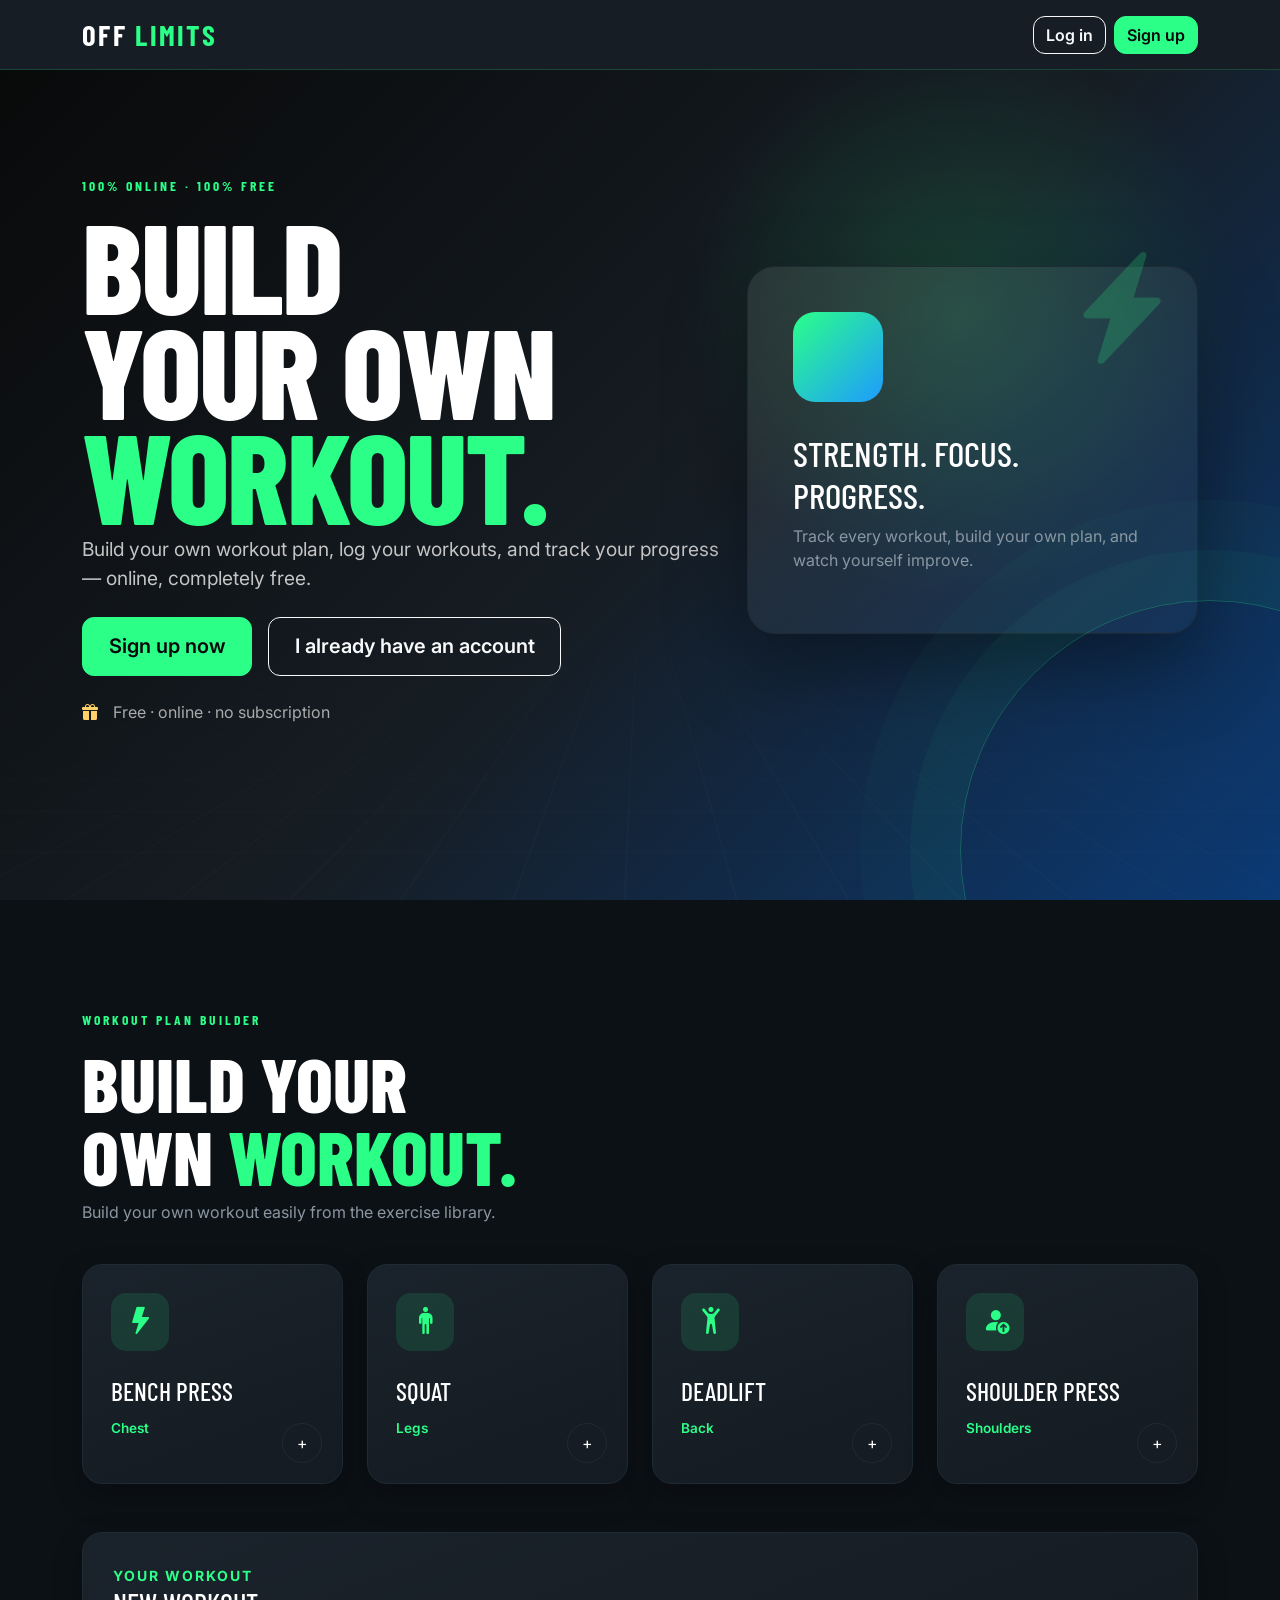
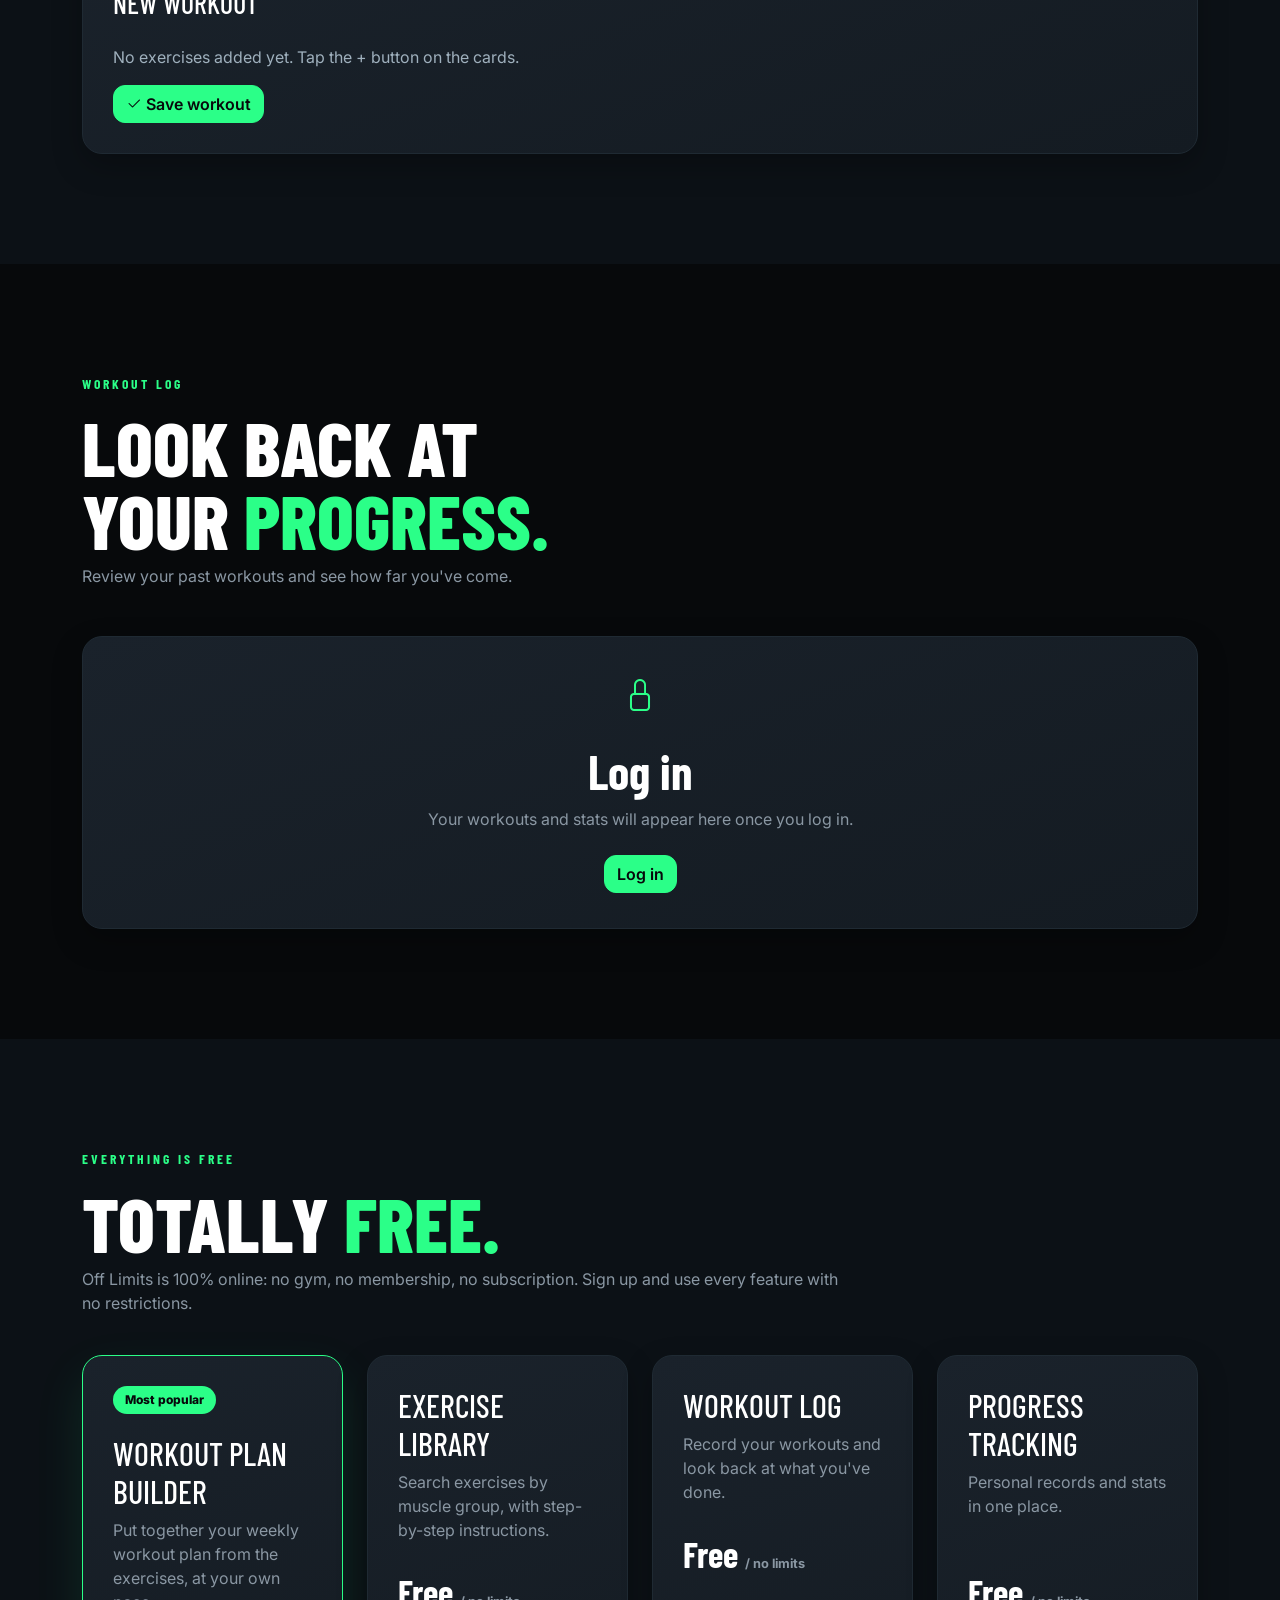
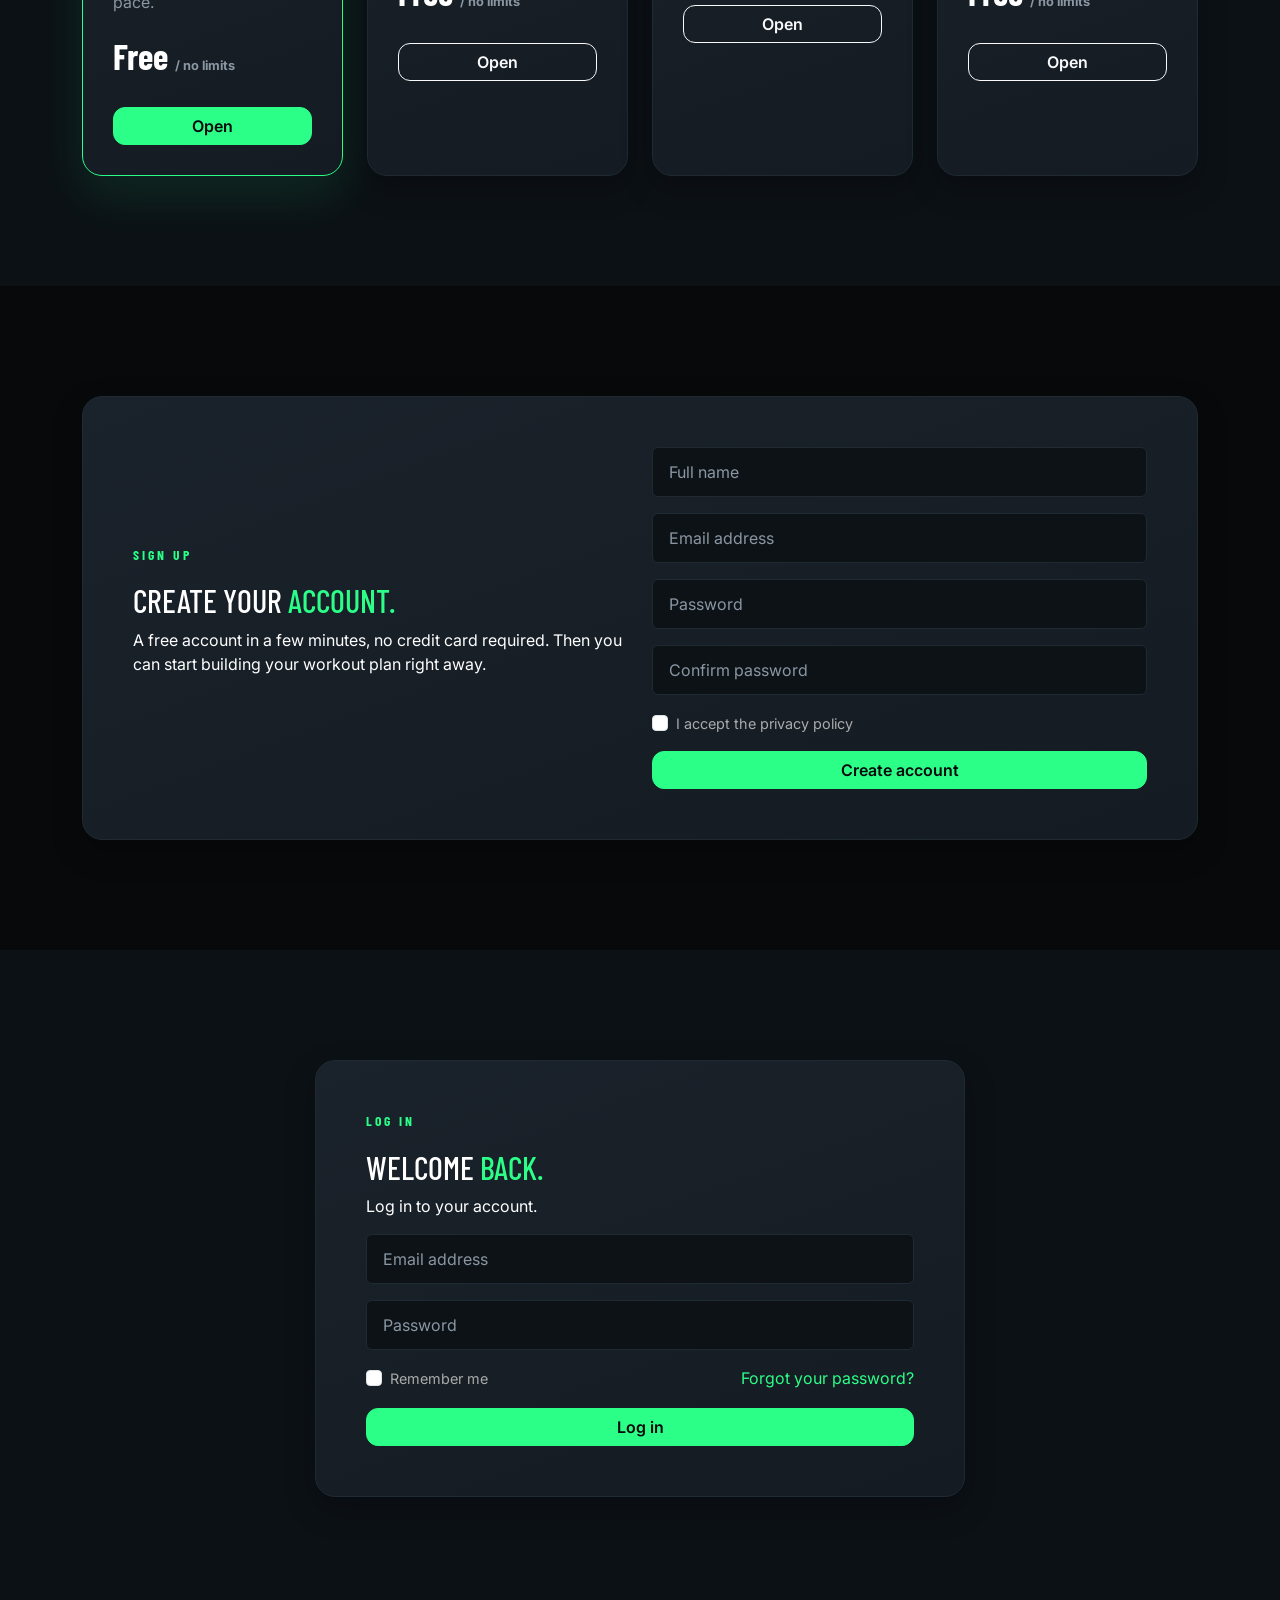
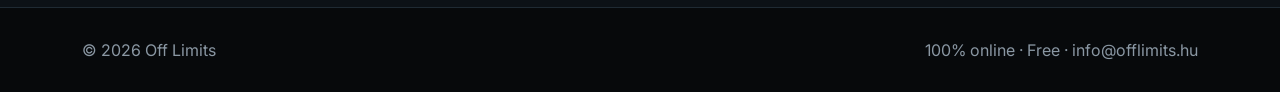
<file: profil.html>
<!doctype html>
<html lang="en-US">
  <head>
    <meta charset="UTF-8" />
    <meta name="viewport" content="width=device-width, initial-scale=1.0" />
    <title>Off Limits — My Profile and Settings</title>
    <link
      href="https://cdn.jsdelivr.net/npm/bootstrap@5.3.3/dist/css/bootstrap.min.css"
      rel="stylesheet"
    />
    <link
      rel="stylesheet"
      href="https://cdn.jsdelivr.net/npm/bootstrap-icons@1.11.3/font/bootstrap-icons.min.css"
    />
    <link rel="stylesheet" href="style.css" />
    <script src="auth.js" defer></script>
    <script src="data.js" defer></script>
  </head>
  <body data-access="user">
    <div id="site-nav"></div>

    <header class="section-black pt-5 mt-5 profile-hero">
      <div class="container pt-4">
        <div class="row g-4 align-items-center">
          <div class="col-lg-8 reveal">
            <p class="eyebrow">USER PROFILE</p>
            <h1 class="display-2 fw-bold" data-bind="heroName"></h1>
            <p class="hero-text">Active member · Your details and settings</p>
          </div>
          <div class="col-lg-4 text-lg-end reveal delay-1">
            <div
              class="profile-avatar mx-lg-auto ms-lg-auto"
              data-bind="initials"
            ></div>
          </div>
        </div>
      </div>
    </header>

    <section class="section-dark">
      <div class="container">
        <div class="row g-4">
          <div class="col-lg-8">
            <div class="profile-panel reveal">
              <div
                class="d-flex justify-content-between align-items-center mb-4"
              >
                <div>
                  <p class="eyebrow mb-1">BASIC INFO</p>
                  <h2 class="mb-0">PROFILE <span>DETAILS</span></h2>
                </div>
                <button class="btn btn-pulse btn-sm" onclick="saveProfile()">
                  <i class="bi bi-check2 me-1"></i> Save
                </button>
              </div>
              <div class="row g-3">
                <div class="col-md-6">
                  <label class="form-label">Full name</label
                  ><input class="form-control" id="pName" />
                </div>
                <div class="col-md-6">
                  <label class="form-label">Email</label
                  ><input class="form-control" id="pEmail" readonly />
                </div>
                <div class="col-md-6">
                  <label class="form-label">Goal</label
                  ><select id="pGoal" class="form-select">
                    <option>Build strength</option>
                    <option>Build muscle</option>
                    <option>Endurance</option>
                  </select>
                </div>
                <div class="col-md-6">
                  <label class="form-label">Training level</label
                  ><select id="pLevel" class="form-select">
                    <option>Advanced</option>
                    <option>Beginner</option>
                    <option>Intermediate</option>
                  </select>
                </div>
              </div>
            </div>
          </div>
          <div class="col-lg-4">
            <div class="profile-panel h-100 reveal delay-1">
              <p class="eyebrow">QUICK STATS</p>
              <div class="profile-stat">
                <strong id="sTotal">0</strong><span>Workouts completed</span>
              </div>
              <div class="profile-stat">
                <strong id="sVol">0 kg</strong><span>Weekly volume</span>
              </div>
              <div class="profile-stat">
                <strong id="sPR">–</strong
                ><span id="sPRl">Personal record</span>
              </div>
            </div>
          </div>
          <div class="col-12">
            <div class="profile-panel reveal delay-2">
              <div class="row g-4 align-items-center">
                <div class="col-md-7">
                  <p class="eyebrow">CURRENT WORKOUT PLAN</p>
                  <h3>MY WEEKLY <span>PLAN</span></h3>
                  <p class="text-muted mb-0" id="pPlan"></p>
                </div>
                <div class="col-md-5">
                  <div class="d-flex justify-content-between small mb-2">
                    <span>Weekly completion</span><strong id="pPct">0%</strong>
                  </div>
                  <div class="progress">
                    <div class="progress-bar" id="pBar" style="width: 0%"></div>
                  </div>
                  <a
                    href="edzesterv.html"
                    class="btn btn-outline-light w-100 mt-3"
                    >Open workout plan</a
                  >
                </div>
              </div>
            </div>
          </div>
        </div>
      </div>
    </section>
    <section class="section-black" style="padding: 60px 0">
      <div class="container">
        <div class="profile-panel" style="max-width: 640px">
          <p class="eyebrow">SECURITY</p>
          <h3>CHANGE <span>PASSWORD</span></h3>
          <form id="pwForm" class="row g-3">
            <div class="col-12">
              <label class="form-label">Current password</label
              ><input
                type="password"
                class="form-control"
                required
                autocomplete="current-password"
              />
            </div>
            <div class="col-md-6">
              <label class="form-label">New password (min. 8 characters)</label
              ><input
                type="password"
                class="form-control"
                required
                minlength="8"
                autocomplete="new-password"
              />
            </div>
            <div class="col-md-6">
              <label class="form-label">Confirm new password</label
              ><input
                type="password"
                class="form-control"
                required
                minlength="8"
                autocomplete="new-password"
              />
            </div>
            <div class="col-12">
              <button class="btn btn-pulse">Change password</button>
            </div>
          </form>
        </div>
      </div>
    </section>
    <footer class="footer">
      <div
        class="container d-flex flex-column flex-md-row justify-content-between gap-3"
      >
        <span>© 2026 Off Limits</span
        ><span
          ><a href="attekintes.html" class="footer-link">Overview</a> · Profile · Privacy</span
        >
      </div>
    </footer>
    <div id="toast" class="toast-message">Saved!</div>
    <script src="https://cdn.jsdelivr.net/npm/bootstrap@5.3.3/dist/js/bootstrap.bundle.min.js"></script>
    <script>
      const observer = new IntersectionObserver(
        (entries) =>
          entries.forEach((e) => {
            if (e.isIntersecting) e.target.classList.add("show");
          }),
        { threshold: 0.12 },
      );
      document.querySelectorAll(".reveal").forEach((e) => observer.observe(e));
      function showToast(msg) {
        const t = document.getElementById("toast");
        t.textContent = msg;
        t.classList.add("visible");
        setTimeout(() => t.classList.remove("visible"), 2200);
      }
    </script>
    <script>
      function saveProfile() {
        const m = Auth.me();
        Auth.update({
          name: pName.value.trim() || m.name,
          goal: pGoal.value,
          level: pLevel.value,
        });
        Auth.toast("Profile saved!");
        setTimeout(() => location.reload(), 800);
      }
      addEventListener("load", () => {
        const m = Auth.me();
        if (!m) return;
        pName.value = m.name;
        pEmail.value = m.email;
        pGoal.value = m.goal;
        pLevel.value = m.level;
      });
    </script>
    <script>
      addEventListener("authready", () => {
        const s = Data.stats(),
          w = Data.week(),
          p = Object.entries(s.pr).sort((a, b) => b[1] - a[1])[0];
        sTotal.textContent = s.total;
        sVol.textContent =
          Math.round(s.weekVol).toLocaleString("en-US") + " kg";
        sPR.textContent = p ? p[1] + " kg" : "–";
        sPRl.textContent = p ? p[0] + " – record" : "Personal record";
        const t = Math.max(w.planned.length, w.done),
          pc = t ? Math.round((w.done / t) * 100) : 0;
        pPct.textContent = pc + "%";
        pBar.style.width = pc + "%";
        pPlan.textContent = w.planned.length
          ? w.planned.length + " planned workout day" + (w.planned.length === 1 ? "" : "s") + ": " + w.planned.join(", ")
          : "You don't have a weekly plan yet. Build one on the My Weekly Plan page.";
      });
      pwForm.onsubmit = async (e) => {
        e.preventDefault();
        const i = pwForm.querySelectorAll("input");
        if (i[1].value !== i[2].value)
          return Auth.toast("The two new passwords don't match.", 1);
        try {
          await Auth.changePassword(i[0].value, i[1].value);
          pwForm.reset();
          Auth.toast("Password changed.");
        } catch (x) {
          Auth.toast(String(x), 1);
        }
      };
    </script>
  </body>
</html>
</file>
<file: style.css>
@import url('https://fonts.googleapis.com/css2?family=Barlow+Condensed:wght@500;600;700;800&family=Inter:wght@400;500;600;700&display=swap');

:root {
  --bg: #07090B;
  --surface: #161D24;
  --surface-2: #161D24;
  --text: #FFFFFF;
  --muted: #8A97A3;
  --pulse: #2BFF88;
  --pulse-dark: #0E7C4A;
  --blue: #1E9BFF;
  --deep-blue: #0B3A75;
  --border: #1F2A33;
}

html {
  scroll-behavior: smooth;
}

body {
  background: var(--bg);
  color: var(--text);
  font-family: 'Inter', sans-serif;
  overflow-x: hidden;
}

h1, h2, h3, h4, .navbar-brand, .eyebrow {
  font-family: 'Barlow Condensed', sans-serif;
  text-transform: uppercase;
}

.iron-nav {
  background: rgba(7,7,7,.82);
  backdrop-filter: blur(14px);
  border-bottom: 1px solid var(--border);
}

.navbar-brand {
  font-size: 1.8rem;
  letter-spacing: 1px;
}

.navbar-brand span,
h1 span,
h2 span {
  color: var(--pulse);
}

.nav-link {
  color: #ddd !important;
  transition: .25s ease;
}

.nav-link:hover {
  color: var(--pulse) !important;
  transform: translateY(-2px);
}

/* FIXED: The neon green button text uses the dark background color (var(--bg)) for high contrast */
.btn-pulse {
  background: var(--pulse);
  border-color: var(--pulse);
  color: var(--bg);
  font-weight: 700;
  transition: .25s ease;
}

.btn-pulse:hover {
  background: #2BFF88;
  border-color: #2BFF88;
  color: var(--bg);
  transform: translateY(-3px);
  box-shadow: 0 12px 30px rgba(43,255,136,.25);
}

.hero-section {
  min-height: 100vh;
  position: relative;
  overflow: hidden;
  background:
    radial-gradient(circle at 75% 35%, rgba(43,255,136,.16), transparent 25%),
    linear-gradient(135deg, #080808 0%, #161D24 55%, #0B3A75 100%);
}

.hero-grid {
  position: absolute;
  inset: 0;
  opacity: .13;
  background-image:
    linear-gradient(rgba(255,255,255,.12) 1px, transparent 1px),
    linear-gradient(90deg, rgba(255,255,255,.12) 1px, transparent 1px);
  background-size: 70px 70px;
  transform: perspective(500px) rotateX(55deg) scale(1.6);
  transform-origin: bottom;
}

.hero-section:after {
  content: "";
  position: absolute;
  width: 500px;
  height: 500px;
  border-radius: 50%;
  right: -180px;
  bottom: -200px;
  border: 1px solid rgba(43,255,136,.25);
  box-shadow:
    0 0 0 50px rgba(43,255,136,.035),
    0 0 0 100px rgba(43,255,136,.025);
  animation: breathe 4s infinite ease-in-out;
}

.hero-section h1 {
  font-size: clamp(4rem, 10vw, 8rem);
  line-height: .82;
  font-weight: 800;
  letter-spacing: -2px;
}

.eyebrow {
  color: var(--pulse);
  font-weight: 700;
  letter-spacing: 3px;
  font-size: .85rem;
}

.hero-text {
  max-width: 650px;
  color: #c5c5c5;
  font-size: 1.2rem;
}

.rating {
  color: #aaa;
}

.stars {
  color: #ffd166;
  letter-spacing: 3px;
  margin-right: 12px;
}

.hero-card {
  position: relative;
  background: linear-gradient(145deg, rgba(255,255,255,.09), rgba(255,255,255,.025));
  border: 1px solid var(--border);
  border-radius: 28px;
  padding: 45px;
  overflow: hidden;
  box-shadow: 0 30px 80px rgba(0,0,0,.4);
}

.hero-card-icon {
  width: 90px;
  height: 90px;
  border-radius: 22px;
  display: grid;
  place-items: center;
  background: linear-gradient(135deg, #2BFF88, #1E9BFF);
  font-size: 3rem;
  margin-bottom: 30px;
  animation: float 3s ease-in-out infinite;
}

.hero-card h3 {
  font-size: 2.2rem;
}

.hero-card p {
  color: var(--muted);
}

.progress {
  background: #161D24;
  height: 8px;
}

.progress-bar {
  background: var(--pulse);
  animation: progressLoad 1.8s ease-out;
}

.floating {
  position: absolute;
  z-index: 2;
  right: 8%;
  top: 25%;
  color: rgba(43,255,136,.2);
  font-size: 7rem;
  animation: float 4s ease-in-out infinite;
}

.section-dark {
  padding: 110px 0;
  background: #161D24;
}

.section-black {
  padding: 110px 0;
  background: #07090B;
}

.section-heading {
  max-width: 760px;
}

.section-heading h2 {
  font-size: clamp(3rem, 6vw, 5rem);
  line-height: .95;
  font-weight: 800;
}

.section-heading p:not(.eyebrow) {
  color: var(--muted);
}

.exercise-card,
.stat-card,
.price-card,
.auth-box,
.login-box,
.table-wrap,
.workout-builder {
  background: var(--surface);
  border: 1px solid var(--border);
  border-radius: 20px;
}

.exercise-card {
  padding: 28px;
  position: relative;
  min-height: 220px;
  transition: .3s ease;
}

.exercise-card:hover {
  transform: translateY(-8px);
  border-color: rgba(43,255,136,.55);
  box-shadow: 0 20px 45px rgba(0,0,0,.3);
}

.exercise-icon {
  width: 58px;
  height: 58px;
  display: grid;
  place-items: center;
  border-radius: 15px;
  background: rgba(43,255,136,.12);
  color: var(--pulse);
  font-size: 1.7rem;
  margin-bottom: 25px;
}

.exercise-card h4 {
  font-size: 1.6rem;
}

.exercise-card span,
.workout-item span {
  color: var(--pulse);
  font-size: .85rem;
  font-weight: 600;
}

.add-btn {
  position: absolute;
  right: 20px;
  bottom: 20px;
  border: 1px solid var(--border);
  background: transparent;
  color: white;
  width: 40px;
  height: 40px;
  border-radius: 50%;
  transition: .2s;
}

.add-btn:hover,
.add-btn.added {
  background: var(--pulse);
  border-color: var(--pulse);
  color: var(--bg);
  transform: rotate(90deg);
}

.workout-builder {
  padding: 30px;
}

.workout-builder small {
  color: var(--pulse);
  font-weight: 700;
  letter-spacing: 2px;
}

.workout-item {
  display: flex;
  justify-content: space-between;
  padding: 16px 0;
  border-bottom: 1px solid var(--border);
}

.new-item {
  animation: slideIn .35s ease-out;
}

.stat-card {
  padding: 35px;
  text-align: center;
  transition: .3s;
}

.stat-card:hover {
  transform: translateY(-5px);
}

.stat-card i {
  display: block;
  color: var(--pulse);
  font-size: 2rem;
  margin-bottom: 15px;
}

.stat-card strong {
  display: block;
  font-family: 'Barlow Condensed';
  font-size: 3rem;
}

.stat-card span {
  color: var(--muted);
}

.table-wrap {
  overflow: hidden;
}

.table {
  --bs-table-bg: transparent;
}

.table > :not(caption) > * > * {
  padding: 20px;
  border-color: var(--border);
}

.details-btn {
  border: 0;
  background: transparent;
  color: var(--pulse);
  font-weight: 700;
}

.price-card {
  padding: 30px;
  height: 100%;
  position: relative;
  transition: .3s;
}

.price-card:hover {
  transform: translateY(-8px);
}

.price-card.popular {
  border-color: var(--pulse);
  box-shadow: 0 20px 50px rgba(43,255,136,.10);
}

.price-card h3 {
  font-size: 2rem;
}

.price-card p {
  color: var(--muted);
  min-height: 80px;
}

.price-card strong {
  display: block;
  font-family: 'Barlow Condensed';
  font-size: 2.2rem;
}

.price-card small {
  color: var(--muted);
  font-family: Inter;
  font-size: .8rem;
}

/* FIXED: The neon green badge label uses the dark background color (var(--bg)) */
.badge-pulse {
  display: inline-block;
  padding: 5px 12px;
  border-radius: 30px;
  background: var(--pulse);
  color: var(--bg);
  font-size: .75rem;
  font-weight: 800;
  margin-bottom: 20px;
}

.auth-box,
.login-box {
  padding: 50px;
}

.login-box {
  max-width: 650px;
  margin: auto;
}

.form-control {
  background: #161D24;
  border: 1px solid var(--border);
  color: white;
  padding: 14px 16px;
}

.form-control:focus {
  background: #161D24;
  color: white;
  border-color: var(--pulse);
  box-shadow: 0 0 0 .2rem rgba(43,255,136,.12);
}

/* FIXED: Placeholder text is a lighter, more readable gray (var(--muted)) */
.form-control::placeholder {
  color: var(--muted);
}

.form-check-label {
  color: #aaa;
  font-size: .9rem;
}

.pulse-link {
  color: var(--pulse);
  text-decoration: none;
}

/* FIXED: Footer text color changed to var(--muted) */
.footer {
  padding: 30px 0;
  background: #07090B;
  color: var(--muted);
  border-top: 1px solid var(--border);
}

/* FIXED: Toast notification text uses the dark background color on a neon green base */
.toast-message {
  position: fixed;
  right: 25px;
  bottom: 25px;
  z-index: 9999;
  padding: 15px 22px;
  border-radius: 12px;
  background: var(--pulse);
  color: var(--bg);
  font-weight: 700;
  transform: translateY(120px);
  opacity: 0;
  transition: .35s;
}

.toast-message.visible {
  transform: translateY(0);
  opacity: 1;
}

/* Scroll reveal */
.reveal {
  opacity: 0;
  transform: translateY(35px);
  transition: opacity .7s ease, transform .7s ease;
}

.reveal.show {
  opacity: 1;
  transform: translateY(0);
}

.delay-1 { transition-delay: .1s; }
.delay-2 { transition-delay: .2s; }
.delay-3 { transition-delay: .3s; }

@keyframes float {
  0%, 100% { transform: translateY(0); }
  50% { transform: translateY(-15px); }
}

@keyframes breathe {
  0%, 100% { transform: scale(.95); opacity: .7; }
  50% { transform: scale(1.05); opacity: 1; }
}

@keyframes progressLoad {
  from { width: 0 !important; }
}

@keyframes slideIn {
  from { opacity: 0; transform: translateX(-20px); }
  to { opacity: 1; transform: translateX(0); }
}

@media (max-width: 991px) {
  .hero-section h1 {
    font-size: 5rem;
  }

  .floating {
    display: none;
  }

  .auth-box,
  .login-box {
    padding: 30px;
  }
}

@media (max-width: 575px) {
  .hero-section h1 {
    font-size: 4rem;
  }

  .hero-card {
    padding: 30px;
  }

  .section-dark,
  .section-black {
    padding: 75px 0;
  }
}
/* ===== Off Limits – shared additions for profile + plan views ===== */
.footer-link{color:var(--muted);text-decoration:none;transition:.25s}.footer-link:hover{color:var(--pulse)}
.profile-hero{position:relative;overflow:hidden}.profile-hero:after{content:"";position:absolute;right:-120px;top:40px;width:360px;height:360px;border:1px solid rgba(43,255,136,.18);border-radius:50%;animation:breathe 5s infinite ease-in-out;pointer-events:none}
.profile-avatar{width:130px;height:130px;border-radius:35px;display:grid;place-items:center;background:linear-gradient(135deg,var(--pulse),var(--blue));color:var(--bg);font:800 3rem 'Barlow Condensed',sans-serif;box-shadow:0 20px 60px rgba(43,255,136,.16);animation:float 4s ease-in-out infinite}
.profile-panel,.plan-panel{background:linear-gradient(145deg,rgba(255,255,255,.055),rgba(255,255,255,.018));border:1px solid var(--border);border-radius:24px;padding:32px;box-shadow:0 20px 60px rgba(0,0,0,.18);transition:.3s ease}
.profile-panel:hover,.plan-panel:hover{border-color:rgba(43,255,136,.28);transform:translateY(-3px)}
.profile-stat{padding:18px 0;border-bottom:1px solid var(--border);display:flex;flex-direction:column}.profile-stat:last-child{border-bottom:0}.profile-stat strong{font:800 2.2rem 'Barlow Condensed',sans-serif}.profile-stat span{color:var(--muted)}
.form-control,.form-select{background:#0d1217;border-color:var(--border);color:#fff;padding:.75rem 1rem}.form-control:focus,.form-select:focus{background:#0d1217;color:#fff;border-color:var(--pulse);box-shadow:0 0 0 .2rem rgba(43,255,136,.1)}.form-label{color:#cbd3d9}
.plan-day{height:100%;padding:24px;border:1px solid var(--border);border-radius:18px;background:rgba(7,9,11,.42);transition:.3s}.plan-day:hover{transform:translateY(-5px);border-color:var(--pulse);box-shadow:0 15px 35px rgba(43,255,136,.08)}.plan-day>span{color:var(--pulse);font-size:.75rem;font-weight:800;letter-spacing:2px}.plan-day h4{margin-top:8px}.plan-day p{color:var(--muted);margin:0}
.plan-accordion{background:transparent;border:1px solid var(--border)!important;margin-bottom:12px;border-radius:14px!important;overflow:hidden}.plan-accordion .accordion-button{background:#0d1217;color:#fff;box-shadow:none;font-family:'Barlow Condensed',sans-serif;font-size:1.35rem;letter-spacing:.3px}.plan-accordion .accordion-button:not(.collapsed){background:#111a20;color:var(--pulse)}.plan-accordion .accordion-body{background:#0b1014;color:#cbd3d9}.workout-row{display:flex;justify-content:space-between;gap:20px;padding:12px 0;border-bottom:1px solid var(--border)}.workout-row:last-child{border-bottom:0}.workout-row strong{color:var(--pulse)}
@media(max-width:575px){.profile-panel,.plan-panel{padding:22px}.profile-avatar{width:100px;height:100px;font-size:2.4rem}.workout-row{flex-direction:column;gap:4px}}

/* ===== GLOBAL NAVBAR / POLISH ===== */
.iron-nav{background:#161D24!important;border-bottom:1px solid rgba(43,255,136,.18);backdrop-filter:blur(12px);}
.iron-nav .navbar-brand{color:#fff!important;letter-spacing:.08em;}
.iron-nav .navbar-brand span{color:#2BFF88;}
.iron-nav .nav-link{color:#f4f7f6!important;transition:.25s ease;}
.iron-nav .nav-link:hover,.iron-nav .nav-link:focus,.iron-nav .nav-link.active{color:#2BFF88!important;transform:translateY(-1px);}
.iron-nav .navbar-toggler{border-color:rgba(43,255,136,.35);}
.iron-nav .navbar-toggler:focus{box-shadow:0 0 0 .15rem rgba(43,255,136,.18);}
@media(max-width:991.98px){.iron-nav .nav-link{padding:.7rem 0;}.iron-nav .nav-link:hover{transform:none;}}

/* ===== v2: design polish, login, admin ===== */
body:not(.ready){visibility:hidden}
:focus-visible{outline:2px solid var(--pulse);outline-offset:3px}
.section-dark{background:#0C1116}
.exercise-card,.stat-card,.price-card,.auth-box,.login-box,.table-wrap,.workout-builder{background:linear-gradient(160deg,#1A222B,#141B22);box-shadow:0 12px 30px rgba(0,0,0,.25)}
.text-muted{color:#9fb0bd!important}
.btn{border-radius:12px;font-weight:600}.btn-lg{padding:.85rem 1.6rem}
.btn-outline-light:hover{background:#fff;color:var(--bg)}
.exercise-card .badge{color:#fff;font-size:.72rem}
.nav-user{color:var(--pulse);font-weight:600;display:inline-block;padding:.5rem .75rem}
.toast-message.err{background:#ff5a6a;color:#fff}
.table thead th{color:var(--muted);font-size:.78rem;letter-spacing:1px;text-transform:uppercase;font-weight:600}
.table-hover>tbody>tr:hover>*{--bs-table-bg-state:rgba(43,255,136,.06)}
.accordion-button::after{filter:invert(1)}
.section-heading h2,.hero-section h1{text-wrap:balance}
.form-select option{background:#0d1217}
@media(prefers-reduced-motion:reduce){*{animation:none!important;transition:none!important}.reveal{opacity:1;transform:none}}

.form-control-sm{padding:.4rem .6rem}.ex-row input{text-align:center}
</file>
